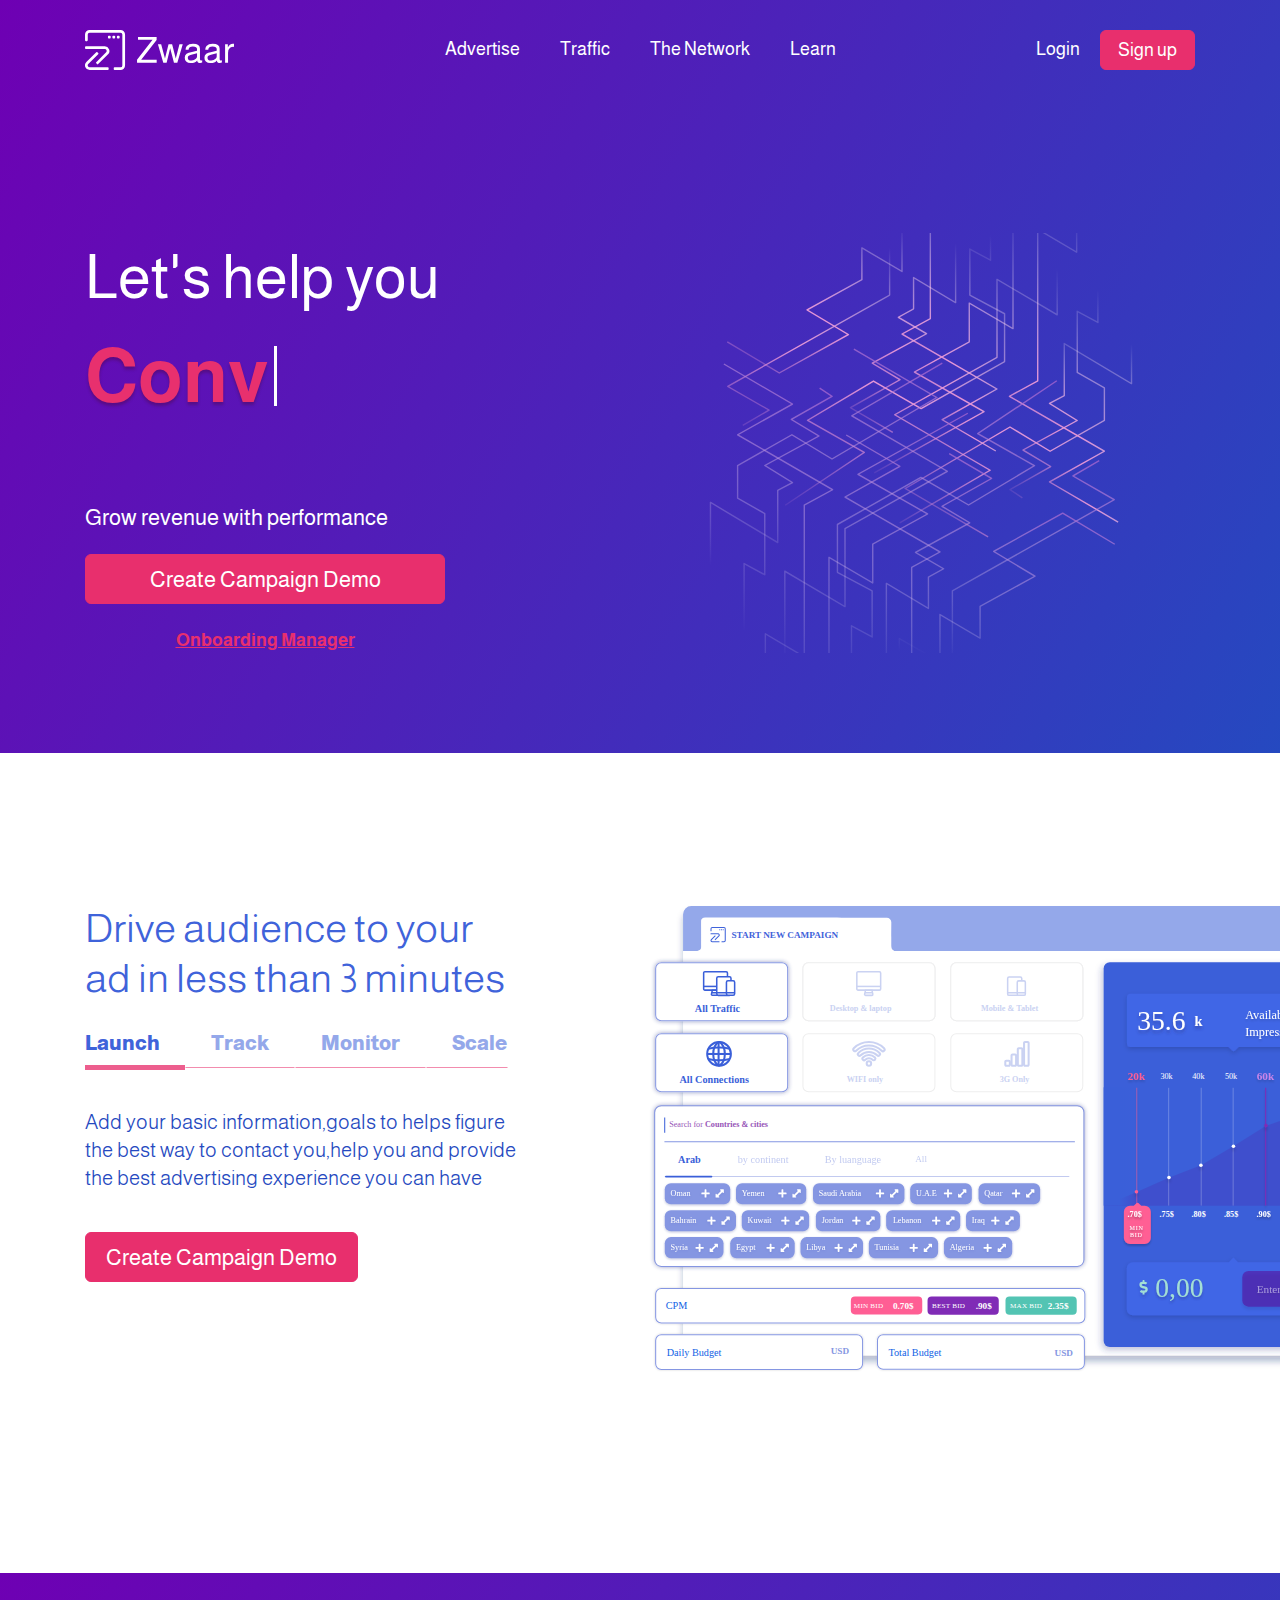
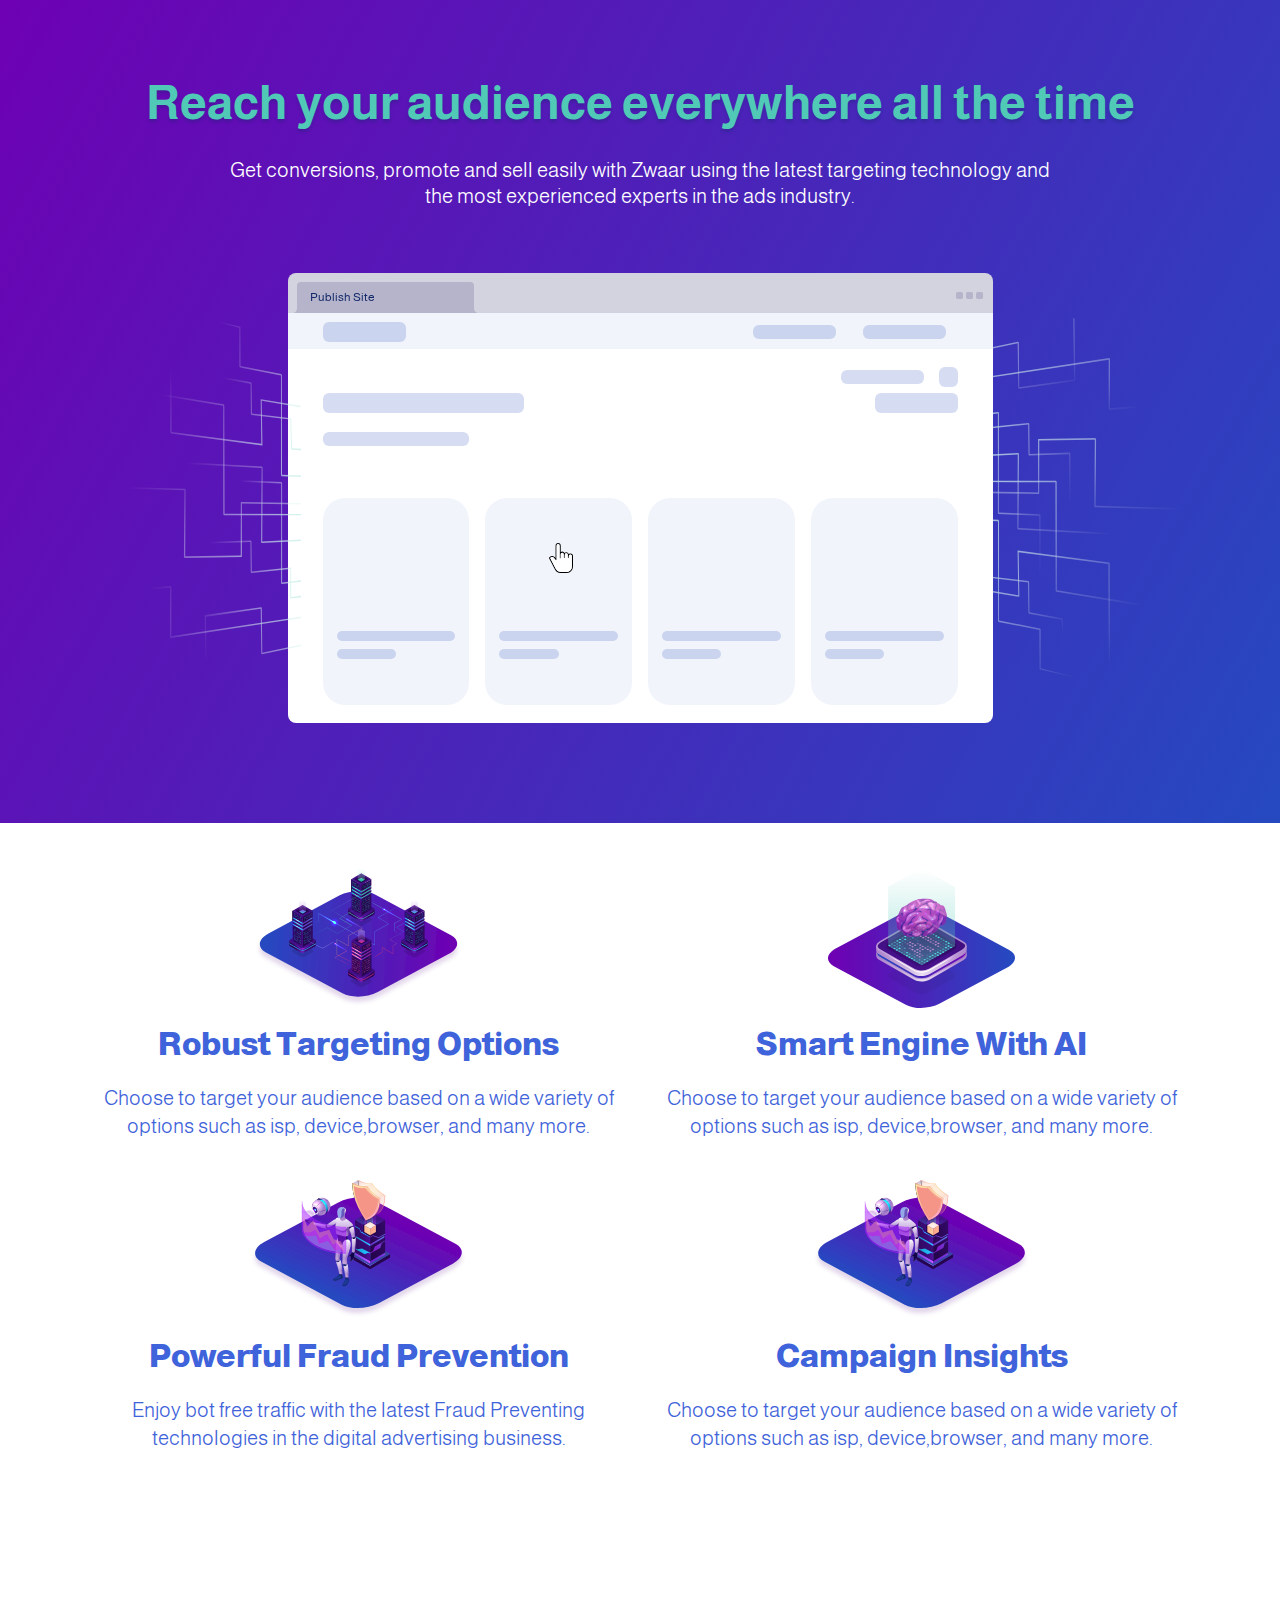
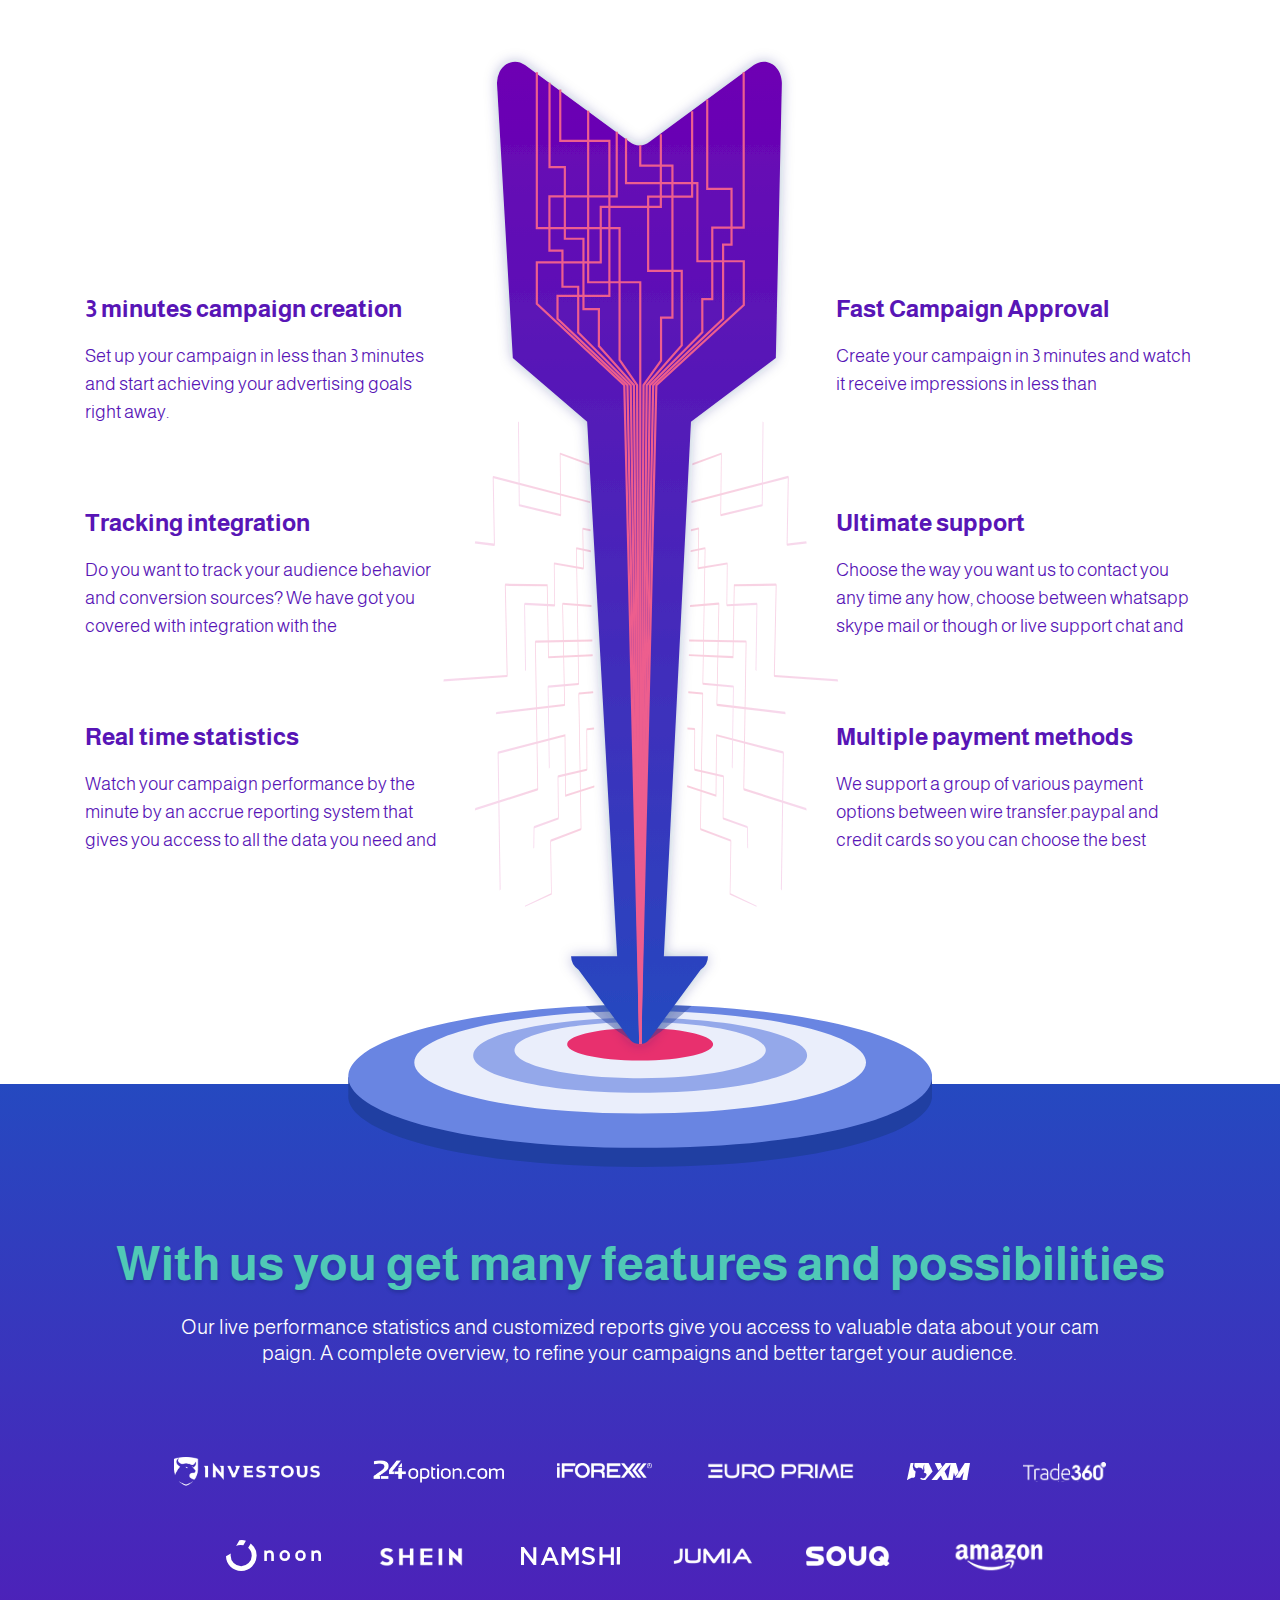
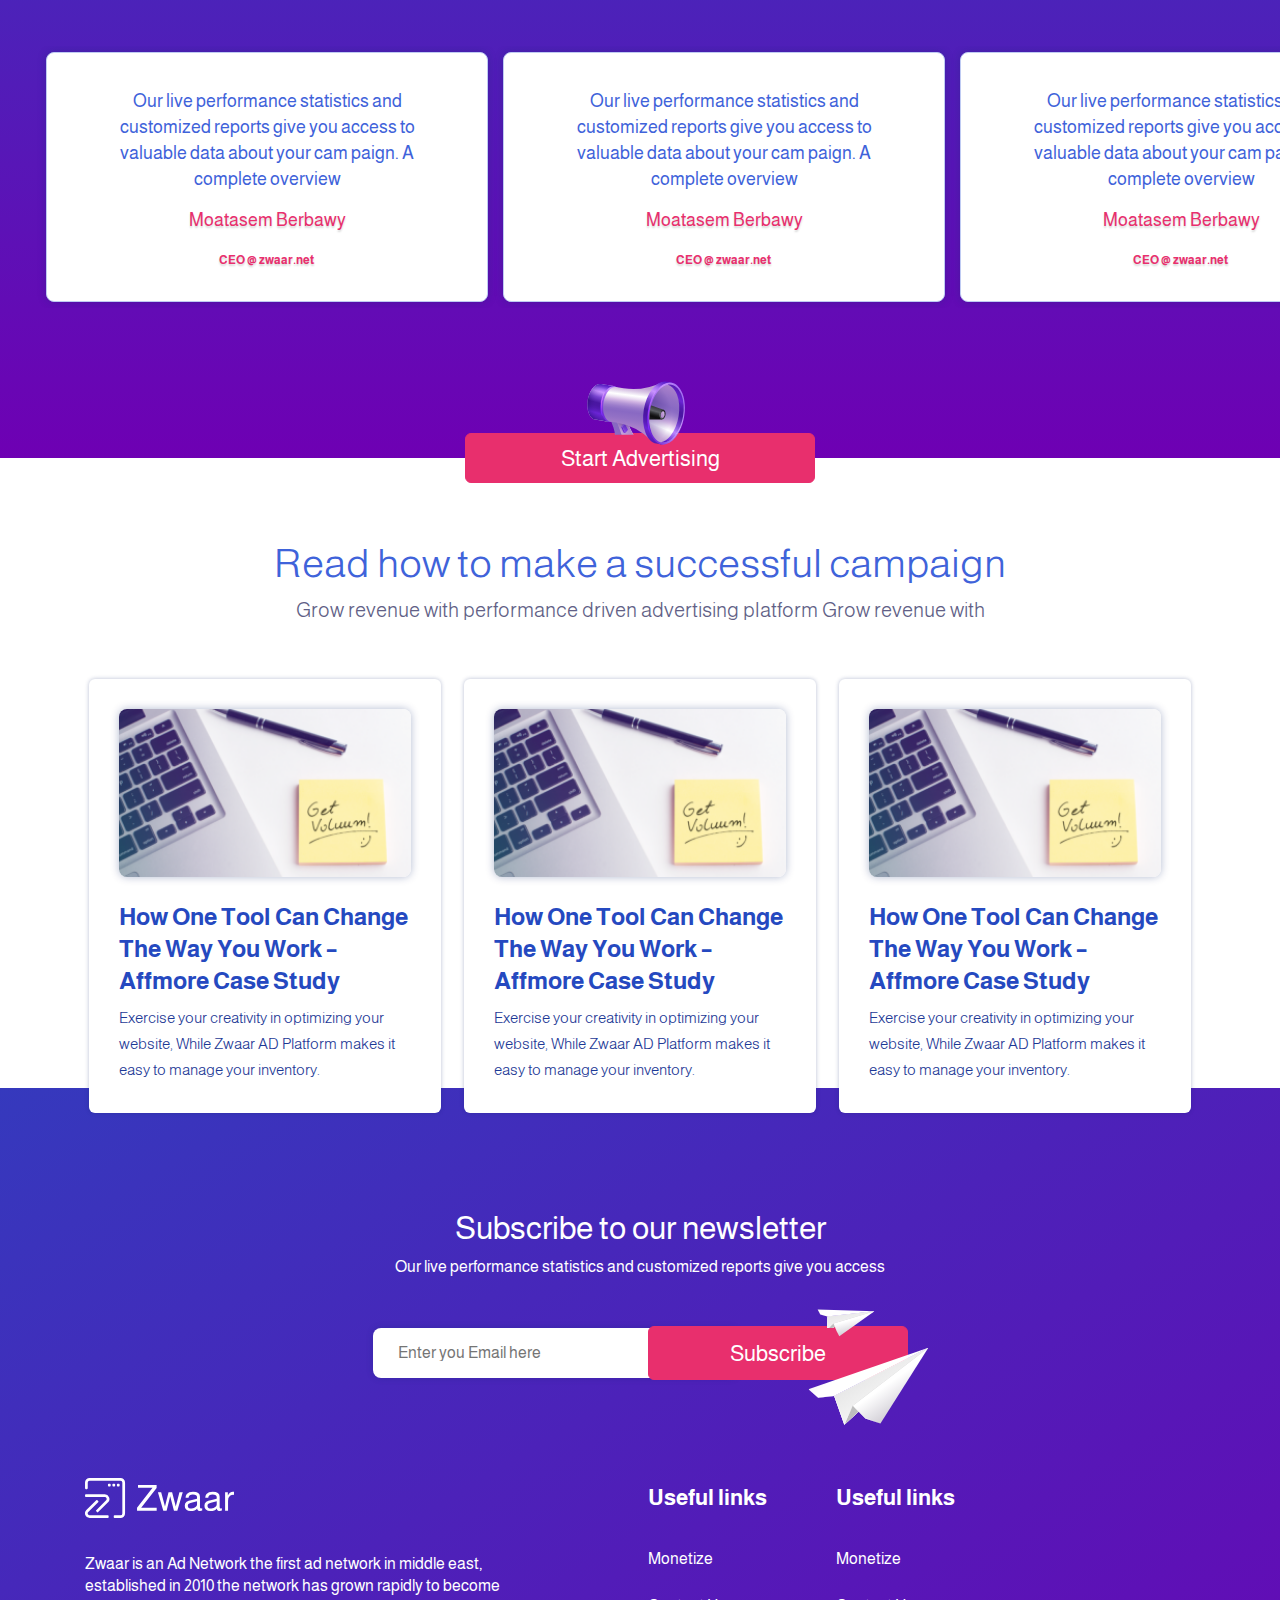
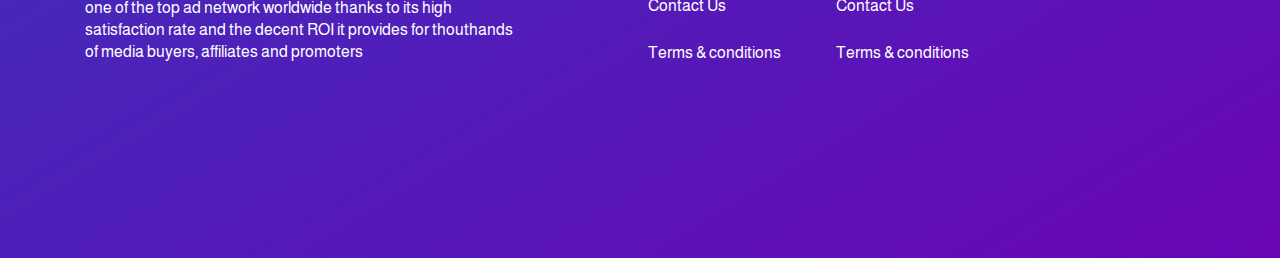
<file: advertise-self-serving.html>
<!DOCTYPE html>
<html lang="en" dir="ltr">

<head>
  <meta name="viewport" content="width=device-width, initial-scale=1, shrink-to-fit=no">
  <meta charset="utf-8">

  <link rel="stylesheet" href="https://stackpath.bootstrapcdn.com/bootstrap/4.4.1/css/bootstrap.min.css" integrity="sha384-Vkoo8x4CGsO3+Hhxv8T/Q5PaXtkKtu6ug5TOeNV6gBiFeWPGFN9MuhOf23Q9Ifjh" crossorigin="anonymous">
  <link rel="stylesheet" href="https://use.fontawesome.com/releases/v5.15.2/css/all.css" integrity="sha384-vSIIfh2YWi9wW0r9iZe7RJPrKwp6bG+s9QZMoITbCckVJqGCCRhc+ccxNcdpHuYu" crossorigin="anonymous">
  <link rel="stylesheet" href="assets/css/style.css">
  <link rel="stylesheet" href="assets/css/responsive.css">
  <link rel="stylesheet" href="assets/css/style-rtl.css">
  <title>Zwaar</title>
</head>

<body>

  <header class="full-g overflow-hidden">


    <nav class="navbar navbar-expand-lg ">
      <div class="container">




        <div class="w-50  order-1 order-md-0">
          <a class="navbar-brand mx-auto" href="index.html"><img src="assets/images/logos/logo.svg" alt=""></a>
        </div>
        <button class="order-1  navbar-toggler" type="button" data-toggle="collapse" data-target=".dual-collapse2">
          <i class="fas fa-bars"></i>
        </button>

        <div class="navbar-collapse collapse mx-auto order-1 dual-collapse2 w-100">
          <ul class="navbar-nav mx-auto">
            <li class="nav-item active">
              <a class="nav-link" href="advertise-self-serving.html">Advertise</a>
            </li>
            <li class="nav-item">
              <a class="nav-link" href="advertise-smart-managed.html">Traffic</a>
            </li>
            <li class="nav-item">
              <a class="nav-link" href="monetize.html">The Network</a>
            </li>
            <li class="nav-item">
              <a class="nav-link" href="#">Learn</a>
            </li>
          </ul>

        </div>
        <div class="navbar-collapse collapse w-50 order-3 dual-collapse2">
          <ul class="navbar-nav ml-auto">
            <li class="nav-item">
              <a class="nav-link" href="#">Login</a>
            </li>
            <li class="nav-item red-btn">
              <a class="nav-link" href="#">Sign up</a>
            </li>
          </ul>
        </div>
      </div>
    </nav>
    <div class="container convert">
      <div class="row pt-150 pb-100">
        <div class="col-lg-6">
          <div class="">
            <h1>Let's help you</h1>
            <h2> <span
     class="txt-rotate"
     data-period="2000"
     data-rotate='[ "Convert", "Reach","للمساعدة" ]'></span></h2>
            <p class="h-22-w mb-3 pb-1">Grow revenue with performance </p>
            <button class="red-btn m-0 mb-4" type="button" name="button">Create Campaign Demo</button>
            <a class="red-a d-block text-center" href="#">Onboarding Manager</a>
          </div>

        </div>
        <div class="col-lg-6 img-side slide-imgs-animation">
          <img src="assets/images/banner-coins.svg" alt="">
          <img src="assets/images/banner-speaker.svg" alt="">
          <img src="assets/images/banner-earn.svg" alt="">
          <!-- <img src="assets/images/banner-convert.svg" alt=""> -->
        </div>
      </div>
    </div>
  </header>


  <main class="drive-audience pt-150 pb-0">
    <div class="container">
      <div class="row">
        <div class="col-lg-6">


          <div class="drive-audience-tab">
            <h1 class="h-40-b-100 mb-3">Drive audience to your ad in less than 3 minutes</h1>
            <!-- Nav tabs -->
            <ul class="nav nav-tabs">
              <li class="nav-item">
                <a class="nav-link active" data-toggle="tab" href="#launch" onclick="updateImg('launch-img')">Launch</a>
              </li>
              <li class="nav-item">
                <a class="nav-link" data-toggle="tab" href="#track" onclick="updateImg('track-img')">Track</a>
              </li>
              <li class="nav-item">
                <a class="nav-link" data-toggle="tab" href="#monitor" onclick="updateImg('monitor-img')">Monitor</a>
              </li>
              <li class="nav-item">
                <a class="nav-link" data-toggle="tab" href="#scale" onclick="updateImg('scale-img')">Scale</a>
              </li>
            </ul>

            <!-- Tab panes -->
            <div class="tab-content">
              <div id="launch" class="container tab-pane active">
                <p>Add your basic information,goals to helps figure the best way to contact you,help you and provide the best advertising experience you can have </p>
                <button class="red-btn m-0" type="button" name="button">Create Campaign Demo</button>
              </div>
              <div id="track" class="container tab-pane fade">
                <p>Add your basic information,goals to helps figure the best way to contact you,help you and provide the best advertising experience you can have </p>
                <button class="red-btn m-0" type="button" name="button">Create Demo</button>
              </div>
              <div id="monitor" class="container tab-pane fade">
                <p>Add your basic information,goals to helps figure the best way to contact you,help you and provide the best advertising experience you can have </p>
                <button class="red-btn m-0" type="button" name="button">Topup Demo</button>
              </div>
              <div id="scale" class="container tab-pane fade">
                <p>Add your basic information,goals to helps figure the best way to contact you,help you and provide the best advertising experience you can have </p>
                <button class="red-btn m-0" type="button" name="button">Monitor Demo</button>
              </div>
            </div>
          </div>
        </div>
        <div class="col-lg-6 img-side">
          <img id="launch-img" class="active" src="assets/images/banner-drive-audience-1.svg" alt="">
          <img id="track-img" src="assets/images/banner-drive-audience-2.svg" alt="">
          <img id="monitor-img" src="assets/images/banner-drive-audience-3.svg" alt="">
          <img id="scale-img" src="assets/images/banner-drive-audience-4.svg" alt="">
        </div>
      </div>
    </div>
  </main>





  <main class="pop-under  mt-200  pt-100 pb-100">

    <div class="container mb-5">
      <div class="popunder-title-m row text-center">
        <div class="col-12">
          <h1 class="mb-4">Reach your audience everywhere all the time </h1>
        </div>
        <div class="col-md-9 mx-auto">
          <p>Get conversions, promote and sell easily with Zwaar using the latest targeting technology and the most experienced experts in the ads industry.
          </p>
        </div>
      </div>
    </div>
    <div class="container p-container">




      <div class="" id="scrolling-div">


      <div class="tab-header">
        <div class="row">
          <div class="col-10">
            <div class="tab tab1">
              <span></span>
              <h1>Publish Site</h1>
            </div>
            <div class="tab tab2">
              <span></span>
              <h1>YOUR SITE</h1>
            </div>
          </div>
          <div class="col-2">
            <div class="dots">
              <span></span>
              <span></span>
              <span></span>
            </div>
          </div>
        </div>



      </div>
      <div class="content page1" >

        <div class="content-header">
          <div class="row">
            <div class="col-lg-6">
              <div class="item">

              </div>
            </div>
            <div class="col-lg-6 text-right">
              <div class="item s"> </div>
              <div class="item s"> </div>
              <div class="item s"> </div>
              <div class="item t"> </div>
            </div>
          </div>
        </div>
        <div class="body">

          <div class="">
            <div class="row">
              <div class="col-lg-4">
                <div class="item w-100"> </div>
              </div>
              <div class="col-lg-8 text-right">
                <div class="item"> </div>
              </div>
            </div>
            <div class="row text-left">
              <div class="col-lg-3">
                <div class="item s m-0 w-100"> </div>
              </div>
            </div>
            <div class="list">
              <div class="row">
                <div class="col-lg-3 col-md-4 col-sm-6 col-12">
                  <div class="s-item">
                    <div class="item m w-100 my-2 d-block"> </div>
                    <div class="item m w-50 my-2 d-block"> </div>
                    <i class="fas fa-heart"></i>
                    <i class="fas fa-share-alt"></i>

                  </div>
                </div>

                <div class="col-lg-3 col-md-4 col-sm-6 col-12">
                  <div class="s-item">
                    <div class="item m w-100 my-2 d-block">   </div>
                    <div class="item m w-50 my-2 d-block"> </div>
                    <i class="fas fa-heart"></i>
                    <i class="fas fa-share-alt"></i>

                  </div>
                </div>

                <div class="col-lg-3 col-md-4 col-sm-6 col-12">
                  <div class="s-item"  id="at-w-576">
                    <div class="item m w-100 my-2 d-block"> </div>
                    <div class="item m w-50 my-2 d-block">   </div>
                    <i class="fas fa-heart"></i>
                    <i class="fas fa-share-alt"></i>

                  </div>
                </div>

                <div class="col-lg-3 col-md-4 col-sm-6 col-12">
                  <div class="s-item">
                    <div class="item m w-100 my-2 d-block"> </div>
                    <div class="item m w-50 my-2 d-block">   </div>
                    <i class="fas fa-heart"></i>
                    <i class="fas fa-share-alt"></i>

                  </div>
                </div>

                <div class="col-lg-3 col-md-4 col-sm-6 col-12">
                  <div class="s-item"  >
                    <div class="item m w-100 my-2 d-block"> </div>
                    <div class="item m w-50 my-2 d-block"> </div>
                    <i class="fas fa-heart"></i>
                    <i class="fas fa-share-alt"></i>

                  </div>
                </div>

                <div class="col-lg-3 col-md-4 col-sm-6 col-12">
                  <div class="s-item" id="at-w-767">
                    <div class="item m w-100 my-2 d-block">   </div>
                    <div class="item m w-50 my-2 d-block">   </div>
                    <i class="fas fa-heart"></i>
                    <i class="fas fa-share-alt"></i>

                  </div>
                </div>

                <div class="col-lg-3 col-md-4 col-sm-6 col-12">
                  <div class="s-item">
                    <div class="item m w-100 my-2 d-block">   </div>
                    <div class="item m w-50 my-2 d-block"> </div>
                    <i class="fas fa-heart"></i>
                    <i class="fas fa-share-alt"></i>

                  </div>
                </div>

                <div class="col-lg-3 col-md-4 col-sm-6 col-12">
                  <div class="s-item" id="at-w-991">
                    <div class="item m w-100 my-2 d-block">   </div>
                    <div class="item m w-50 my-2 d-block">   </div>
                    <i class="fas fa-heart"></i>
                    <i class="fas fa-share-alt"></i>

                  </div>
                </div>

                <div class="col-lg-3 col-md-4 col-sm-6 col-12">
                  <div class="s-item">
                    <div class="item m w-100 my-2 d-block"> </div>
                    <div class="item m w-50 my-2 d-block"> </div>
                    <i class="fas fa-heart"></i>
                    <i class="fas fa-share-alt"></i>

                  </div>
                </div>

                <div class="col-lg-3 col-md-4 col-sm-6 col-12">
                  <div class="s-item">
                    <div class="item m w-100 my-2 d-block"> </div>
                    <div class="item m w-50 my-2 d-block"> </div>
                    <i class="fas fa-heart"></i>
                    <i class="fas fa-share-alt"></i>

                  </div>
                </div>

                <div class="col-lg-3 col-md-4 col-sm-6 col-12">
                  <div class="s-item" id="scroll-here">
                    <div class="item m w-100 my-2 d-block"> </div>
                    <div class="item m w-50 my-2 d-block">   </div>
                    <i class="fas fa-heart"></i>
                    <i class="fas fa-share-alt"></i>
                  </div>
                </div>

                <div class="col-lg-3 col-md-4 col-sm-6 col-12">
                  <div class="s-item">
                    <div class="item m w-100 my-2 d-block"> </div>
                    <div class="item m w-50 my-2 d-block"> </div>
                    <i class="fas fa-heart"></i>
                    <i class="fas fa-share-alt"></i>
                  </div>
                </div>

              </div>
            </div>
          </div>
        </div>
      </div>
      <div class="content page2">
        <div class="row">
          <div class="col menu-side d-none d-sm-block">
            <div class="">
              <div class="item "></div>
              <div class="item m"></div>
              <div class="item m"></div>
              <div class="item m"></div>
              <div class="item m"></div>
              <div class="item m"></div>
              <div class="item m"></div>
              <div class="item m"></div>
            </div>
          </div>
          <div class="col other-side">
            <div class="">
              <div class="row">
                <div class="col-md-6">
                  <div class="mx-auto">
                    <div class="s-item m-0">
                      <i class="fas fa-shopping-cart"></i>
                    </div>
                    <div class="d-flex justify-content-between w-100">
                      <div class="s-item s"></div>
                      <div class="s-item s"></div>
                      <div class="s-item s"></div>
                      <div class="s-item s"></div>
                    </div>
                  </div>
                </div>
                <div class="col-md-6">
                  <div class="mx-auto">
                    <div class="item s w-100 m-0"></div>
                    <div class="item s w-50 mb-5"></div>
                    <div class="item n w-100 "></div>
                    <div class="item n w-100 "></div>
                    <div class="item n w-100"></div>
                    <div class="item n w-75 "></div>
                    <div class="item o "></div>
                    <div class="item o "></div>
                    <div class="item o "></div>

                    <div class="item cart ">
                      <div class=""> </div>
                      <i class="fas fa-shopping-cart"></i>
                    </div>
                  </div>
                </div>
              </div>
            </div>
          </div>
        </div>
      </div>
      <div id="reload-btn">
        <i class="fas fa-redo-alt"></i>
      </div>

      </div>
      <div class="cursor">
        <img class="" src="assets/images/icons/cursor.svg" alt="">
      </div>
      <div id="demo-btn" class="w-100 text-center">
        <button class="red-btn" type="button" name="button">Create Campaign Demo</button>
      </div>

    </div>
  </main>



  <main class="">
    <div class="container">
      <div class="row">
        <div class="col-lg-6 features-list-items text-center mb-4">
          <div class="">
            <img class="mb-3" src="assets/images/features-robust.svg" alt="Robust">

            <h1 class="">Robust Targeting Options</h1>
            <p>Choose to target your audience based on a wide variety of options such as isp, device,browser, and many more.</p>
          </div>
        </div>
        <div class="col-lg-6 features-list-items text-center mb-4">
          <div class="">
            <img class="mb-3" src="assets/images/features-smart-engine.svg" alt="Robust">

            <h1>Smart Engine With AI</h1>
            <p>Choose to target your audience based on a wide variety of options such as isp, device,browser, and many more.</p>
          </div>
        </div>
        <div class="col-lg-6 features-list-items text-center mb-4">
          <div class="">
            <img class="mb-3" src="assets/images/features-insights.svg" alt="Robust">

            <h1>Powerful Fraud Prevention</h1>
            <p>Enjoy bot free traffic with the latest Fraud Preventing technologies in the digital advertising business.</p>
          </div>
        </div>
        <div class="col-lg-6 features-list-items text-center mb-4">
          <div class="">
            <img class="mb-3" src="assets/images/features-insights.svg" alt="Robust">

            <h1>Campaign Insights </h1>
            <p>Choose to target your audience based on a wide variety of options such as isp, device,browser, and many more.</p>
          </div>
        </div>
      </div>
    </div>
  </main>







  <main class="features-2">
    <img class="arrow-down" src="assets/images/arrow-down.svg" alt="image">
    <div class="arrow-down-2">
      <img class="" src="assets/images/arrow-down-2.svg" alt="image">
    </div>

    <div class="container">
      <div class="row">
        <div class="col-lg-4 col-9">
          <div class="featuers-items-2">
            <h1 class="mb-3">3 minutes campaign creation
            </h1>
            <p>Set up your campaign in less than 3 minutes and start achieving your advertising goals right away.
            </p>
          </div>
          <div class="featuers-items-2">
            <h1 class="mb-3">Tracking integration</h1>
            <p>Do you want to track your audience behavior and conversion sources? We have got you covered with integration with the </p>
          </div>
          <div class="featuers-items-2">
            <h1 class="mb-3">Real time statistics</h1>
            <p>Watch your campaign performance by the minute by an accrue reporting system that gives you access to all the data you need and any data available.
            </p>
          </div>
        </div>
        <div class="col-lg-4">

        </div>
        <div class="col-lg-4 col-9">
          <div class="featuers-items-2">
            <h1 class="mb-3">Fast Campaign Approval</h1>
            <p>Create your campaign in 3 minutes and watch it receive impressions in less than</p>
          </div>
          <div class="featuers-items-2">
            <h1 class="mb-3">Ultimate support</h1>
            <p>Choose the way you want us to contact you any time any how, choose between whatsapp skype mail or though or live support chat and tickets system.
            </p>
          </div>
          <div class="featuers-items-2">
            <h1 class="mb-3">Multiple payment methods </h1>
            <p>We support a group of various payment options between wire transfer.paypal and credit cards so you can choose the best methods that suits you or your business.
            </p>
          </div>
        </div>
      </div>
    </div>
  </main>

  <main class="features full-g-tb pt-150 mt-0 ">
    <div class="container">
      <div class="row text-center">
        <div class="col-12">
          <h1>With us you get many features and possibilities</h1>
        </div>
        <div class="col-md-10 mx-auto">
          <p>Our live performance statistics and customized reports give you access to valuable data about your cam paign. A complete overview, to refine your campaigns and better target your audience.</p>
        </div>
        <div class="col-md-11 sponsors text-center mx-auto my-5">
          <!-- <div class="images"> -->
          <img src="assets/images/logos/investous.svg" alt="Investous">
          <img src="assets/images/logos/24option.svg" alt="24option">
          <img src="assets/images/logos/iforex.svg" alt="iforex">
          <img src="assets/images/logos/euro-prime.svg" alt="euro-prime">
          <img src="assets/images/logos/nxm.svg" alt="nxm">
          <img src="assets/images/logos/trade360.svg" alt="trade360">
          <!-- </div>
<div class="images"> -->
          <img src="assets/images/logos/noon.svg" alt="noon">
          <img src="assets/images/logos/shein.svg" alt="shein">
          <img src="assets/images/logos/namshi.svg" alt="namshi">
          <img src="assets/images/logos/jumia.svg" alt="jumia">
          <img src="assets/images/logos/souq.svg" alt="souq">
          <img src="assets/images/logos/amazon.svg" alt="amazon">
          <!-- </div> -->

        </div>
      </div>
    </div>


    <div class="carousel-list text-center pb-150">
      <div class="list text-left  scroll-items">
        <div class="carousel-item-m ">
          <div class="">
            <p>Our live performance statistics and customized reports give you access to valuable data about your cam paign. A complete overview</p>
            <h1>Moatasem Berbawy</h1>
            <h2>CEO @ zwaar.net</h2>
          </div>
        </div>
        <div class="carousel-item-m ">
          <div class="">
            <p>Our live performance statistics and customized reports give you access to valuable data about your cam paign. A complete overview</p>
            <h1>Moatasem Berbawy</h1>
            <h2>CEO @ zwaar.net</h2>
          </div>
        </div>
        <div class="carousel-item-m ">
          <div class="">
            <p>Our live performance statistics and customized reports give you access to valuable data about your cam paign. A complete overview</p>
            <h1>Moatasem Berbawy</h1>
            <h2>CEO @ zwaar.net</h2>
          </div>
        </div>
        <div class="carousel-item-m ">
          <div class="">
            <p>Our live performance statistics and customized reports give you access to valuable data about your cam paign. A complete overview</p>
            <h1>Moatasem Berbawy</h1>
            <h2>CEO @ zwaar.net</h2>
          </div>
        </div>
        <div class="carousel-item-m ">
          <div class="">
            <p>Our live performance statistics and customized reports give you access to valuable data about your cam paign. A complete overview</p>
            <h1>Moatasem Berbawy</h1>
            <h2>CEO @ zwaar.net</h2>
          </div>
        </div>
        <div class="carousel-item-m ">
          <div class="">
            <p>Our live performance statistics and customized reports give you access to valuable data about your cam paign. A complete overview</p>
            <h1>Moatasem Berbawy</h1>
            <h2>CEO @ zwaar.net</h2>
          </div>
        </div>
        <div class="carousel-item-m ">
          <div class="">
            <p>Our live performance statistics and customized reports give you access to valuable data about your cam paign. A complete overview</p>
            <h1>Moatasem Berbawy</h1>
            <h2>CEO @ zwaar.net</h2>
          </div>
        </div>
      </div>

    </div>

    <div class="fl-btn m-0">
      <img src="assets/images/advertise.svg" alt="">
      <button class="red-btn text-center" type="button" name="button">Start Advertising</button>
    </div>


  </main>



  <main class="successful-campaign text-center">
    <div class="container">
      <h1 class="h-40-b-100">Read how to make a successful campaign</h1>
      <p class="h-20-w">Grow revenue with performance driven advertising platform Grow revenue with</p>
      <div class="row">
        <div class="col-lg-4">
          <div class="item text-left">
            <div class="img mb-3">
              <img src="assets/images/image.png" alt="">
            </div>
            <h1 class="pt-2">How One Tool Can Change The Way You Work – Affmore Case Study</h1>
            <p class="mb-0">Exercise your creativity in optimizing your website, While Zwaar AD Platform makes it easy to manage your inventory.</p>
          </div>
        </div>
        <div class="col-lg-4">
          <div class="item text-left ">
            <div class="img mb-3">
              <img src="assets/images/image.png" alt="">
            </div>
            <h1 class="pt-2">How One Tool Can Change The Way You Work – Affmore Case Study</h1>
            <p class="mb-0">Exercise your creativity in optimizing your website, While Zwaar AD Platform makes it easy to manage your inventory.</p>
          </div>
        </div>
        <div class="col-lg-4">
          <div class="item text-left">
            <div class="img mb-3">
              <img src="assets/images/image.png" alt="">
            </div>
            <h1 class="pt-2">How One Tool Can Change The Way You Work – Affmore Case Study</h1>
            <p class="mb-0">Exercise your creativity in optimizing your website, While Zwaar AD Platform makes it easy to manage your inventory.</p>
          </div>
        </div>
      </div>

    </div>
  </main>


  <footer>
    <div class="container newsletter-form">
      <div class="row text-center">
        <div class="col-lg-8 mx-auto">
          <h1>Subscribe to our newsletter</h1>
          <p>Our live performance statistics and customized reports give you access </p>
          <form class="d-block mx-auto my-5" action="index.html" method="post">
            <input type="text" name="" value="" placeholder="Enter you Email here">
            <div class="plane-btn">
              <div class="">
                <button class="red-btn" type="button" name="button">Subscribe</button>
                <img class="plane-b" src="assets/images/plane-b.svg" alt="">
                <img class="plane-s" src="assets/images/plane-s.svg" alt="">

              </div>
            </div>

          </form>
        </div>
      </div>
    </div>
    <div class="container bottom-footer">


      <div class="row">
        <div class="col-lg-6 col-md-12">
          <img src="assets/images/logos/logo.svg" alt="logo">
          <p class="">
            Zwaar is an Ad Network the first ad network in middle east, established in 2010 the network has grown rapidly to become one of the top ad network worldwide thanks to its high satisfaction rate and the decent ROI it provides for thouthands
            of media buyers, affiliates and promoters
          </p>
          <ul class="social-links">
            <li> <a href="#"><i class="fab fa-linkedin"></i></a> </li>
            <li> <a href="#"><i class="fab fa-facebook-square"></i></a> </li>
            <li> <a href="#"><i class="fab fa-twitter-square"></i></a> </li>
          </ul>
        </div>
        <div class="col-lg-2 col-6">
          <ul class="links">
            <h2>Useful links</h2>
            <li> <a href="#">
                <p>Monetize</p>
              </a> </li>
            <li> <a href="#">
                <p>Contact Us</p>
              </a> </li>
            <li> <a href="#">
                <p>Terms & conditions</p>
              </a> </li>
          </ul>
        </div>
        <div class="col-lg-2 col-6">
          <ul class="links">
            <h2>Useful links</h2>
            <li> <a href="#">
                <p>Monetize</p>
              </a> </li>
            <li> <a href="#">
                <p>Contact Us</p>
              </a> </li>
            <li> <a href="#">
                <p>Terms & conditions</p>
              </a> </li>
          </ul>
        </div>
      </div>

    </div>

  </footer>

  <!-- <script src="https://code.jquery.com/jquery-3.4.1.slim.min.js" integrity="sha384-J6qa4849blE2+poT4WnyKhv5vZF5SrPo0iEjwBvKU7imGFAV0wwj1yYfoRSJoZ+n" crossorigin="anonymous"></script> -->
  <script src="https://code.jquery.com/jquery-3.1.1.min.js"></script>
  <script src="https://cdn.jsdelivr.net/npm/popper.js@1.16.0/dist/umd/popper.min.js" integrity="sha384-Q6E9RHvbIyZFJoft+2mJbHaEWldlvI9IOYy5n3zV9zzTtmI3UksdQRVvoxMfooAo" crossorigin="anonymous"></script>
  <script src="https://stackpath.bootstrapcdn.com/bootstrap/4.4.1/js/bootstrap.min.js" integrity="sha384-wfSDF2E50Y2D1uUdj0O3uMBJnjuUD4Ih7YwaYd1iqfktj0Uod8GCExl3Og8ifwB6" crossorigin="anonymous"></script>

  <script src="assets/js/script.js" type="text/javascript"></script>
  <script type="text/javascript">
  function updateImg(id){
  $("#launch-img").removeClass("active");
  $("#track-img").removeClass("active");
  $("#monitor-img").removeClass("active");
  $("#scale-img").removeClass("active");

    $("#"+id).addClass("active");
  }
  </script>
</body>

</html>
</file>
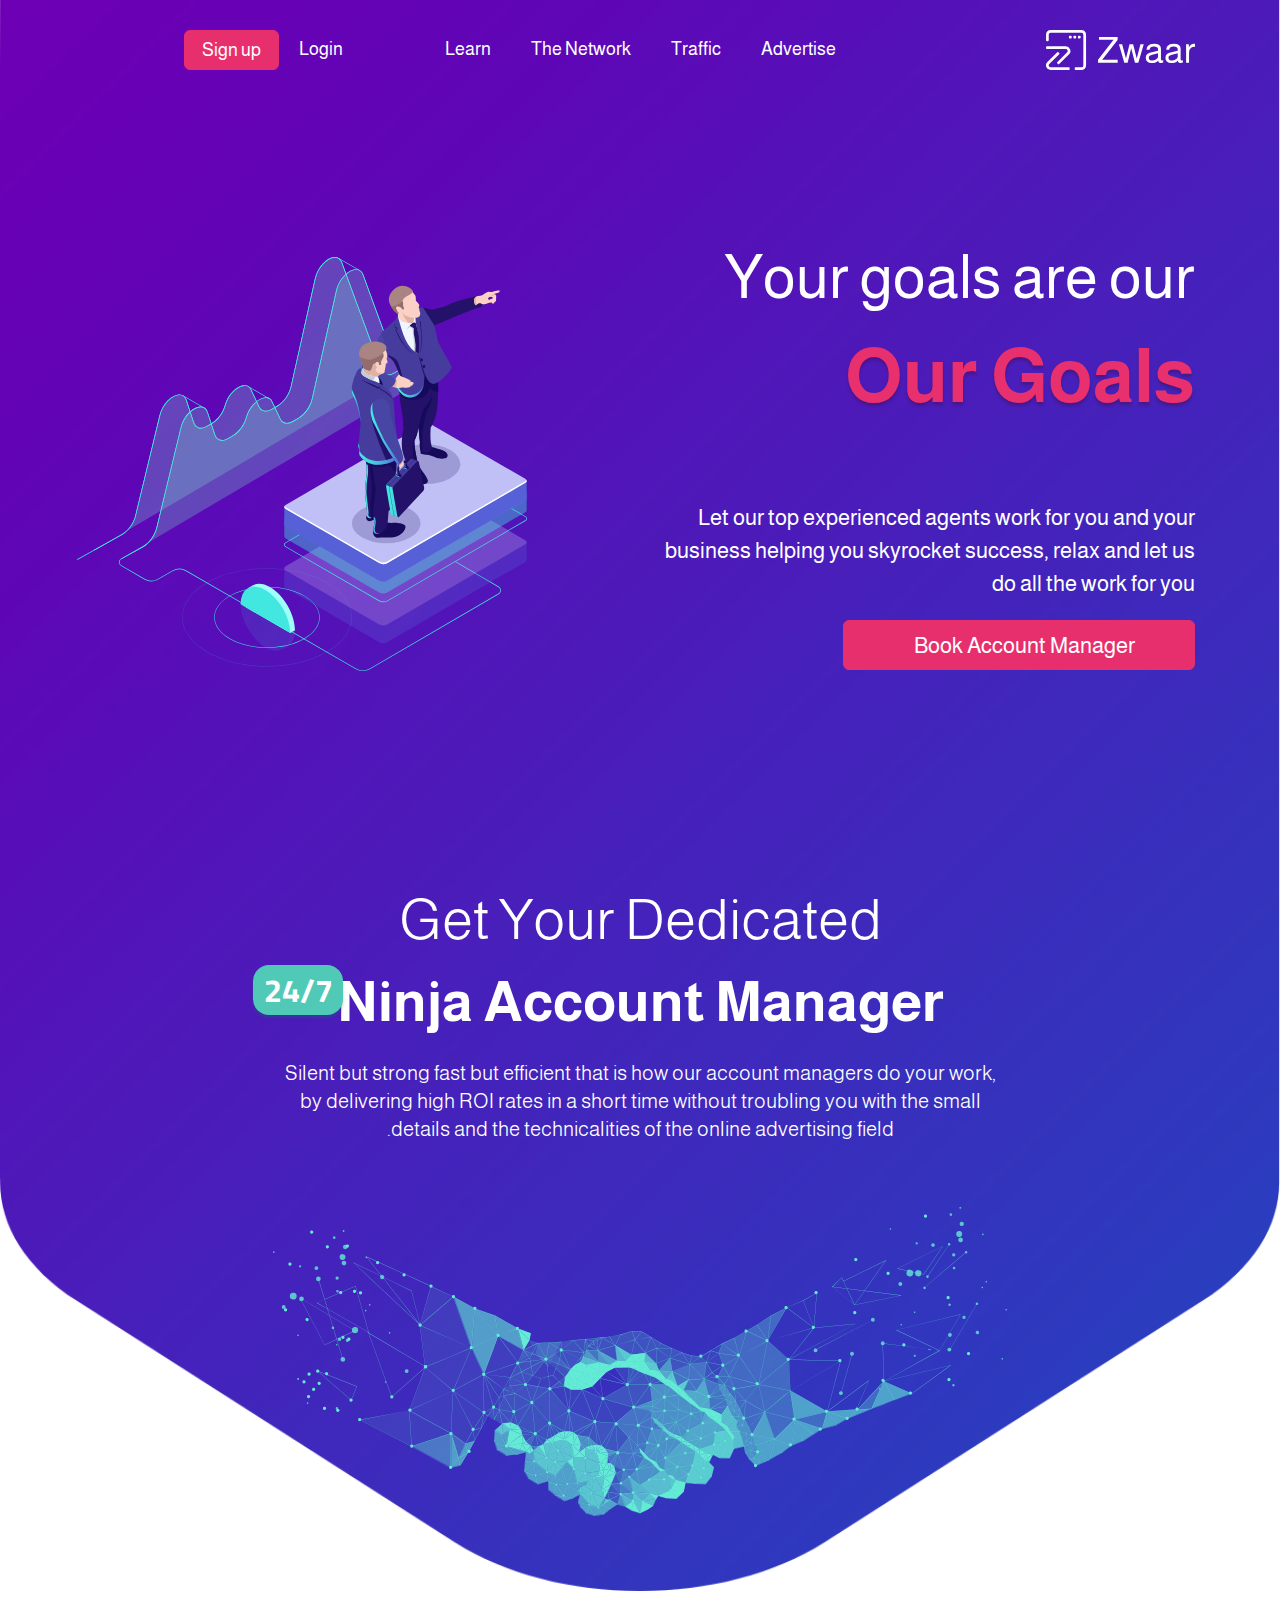
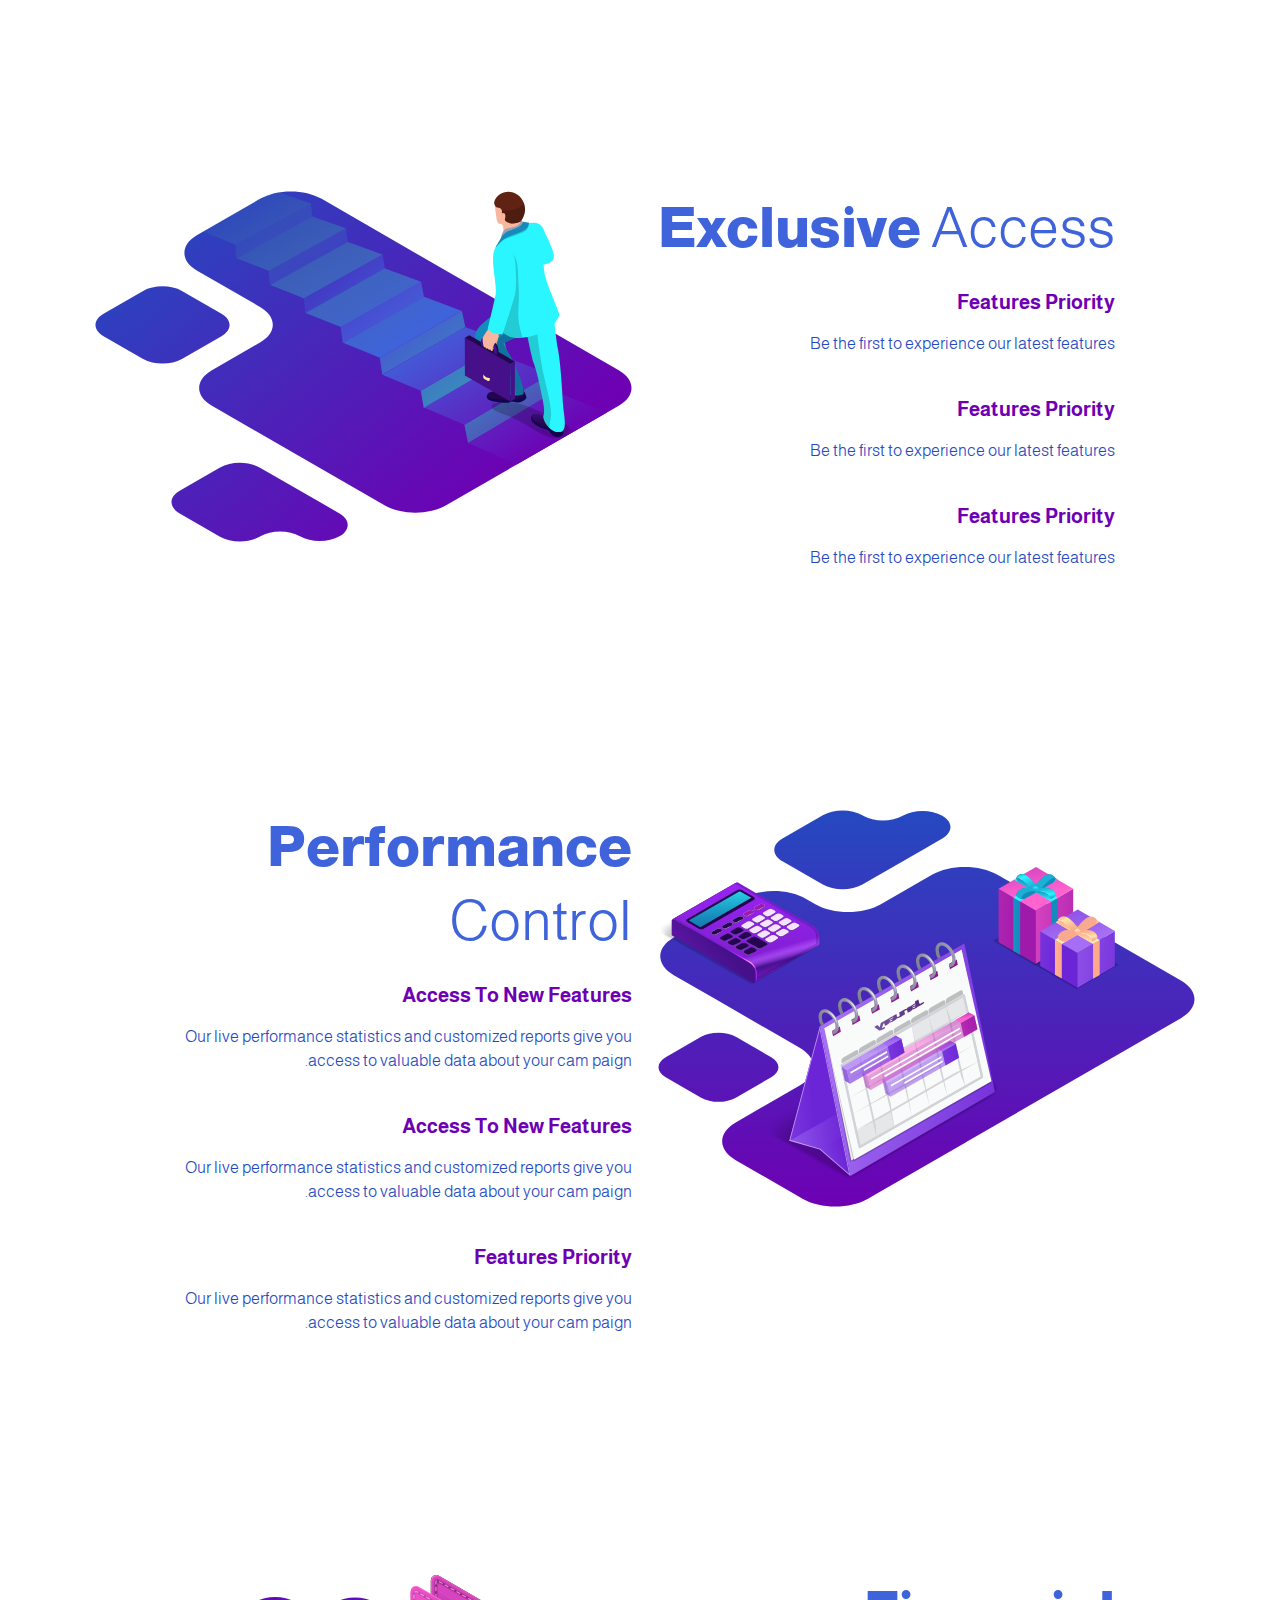
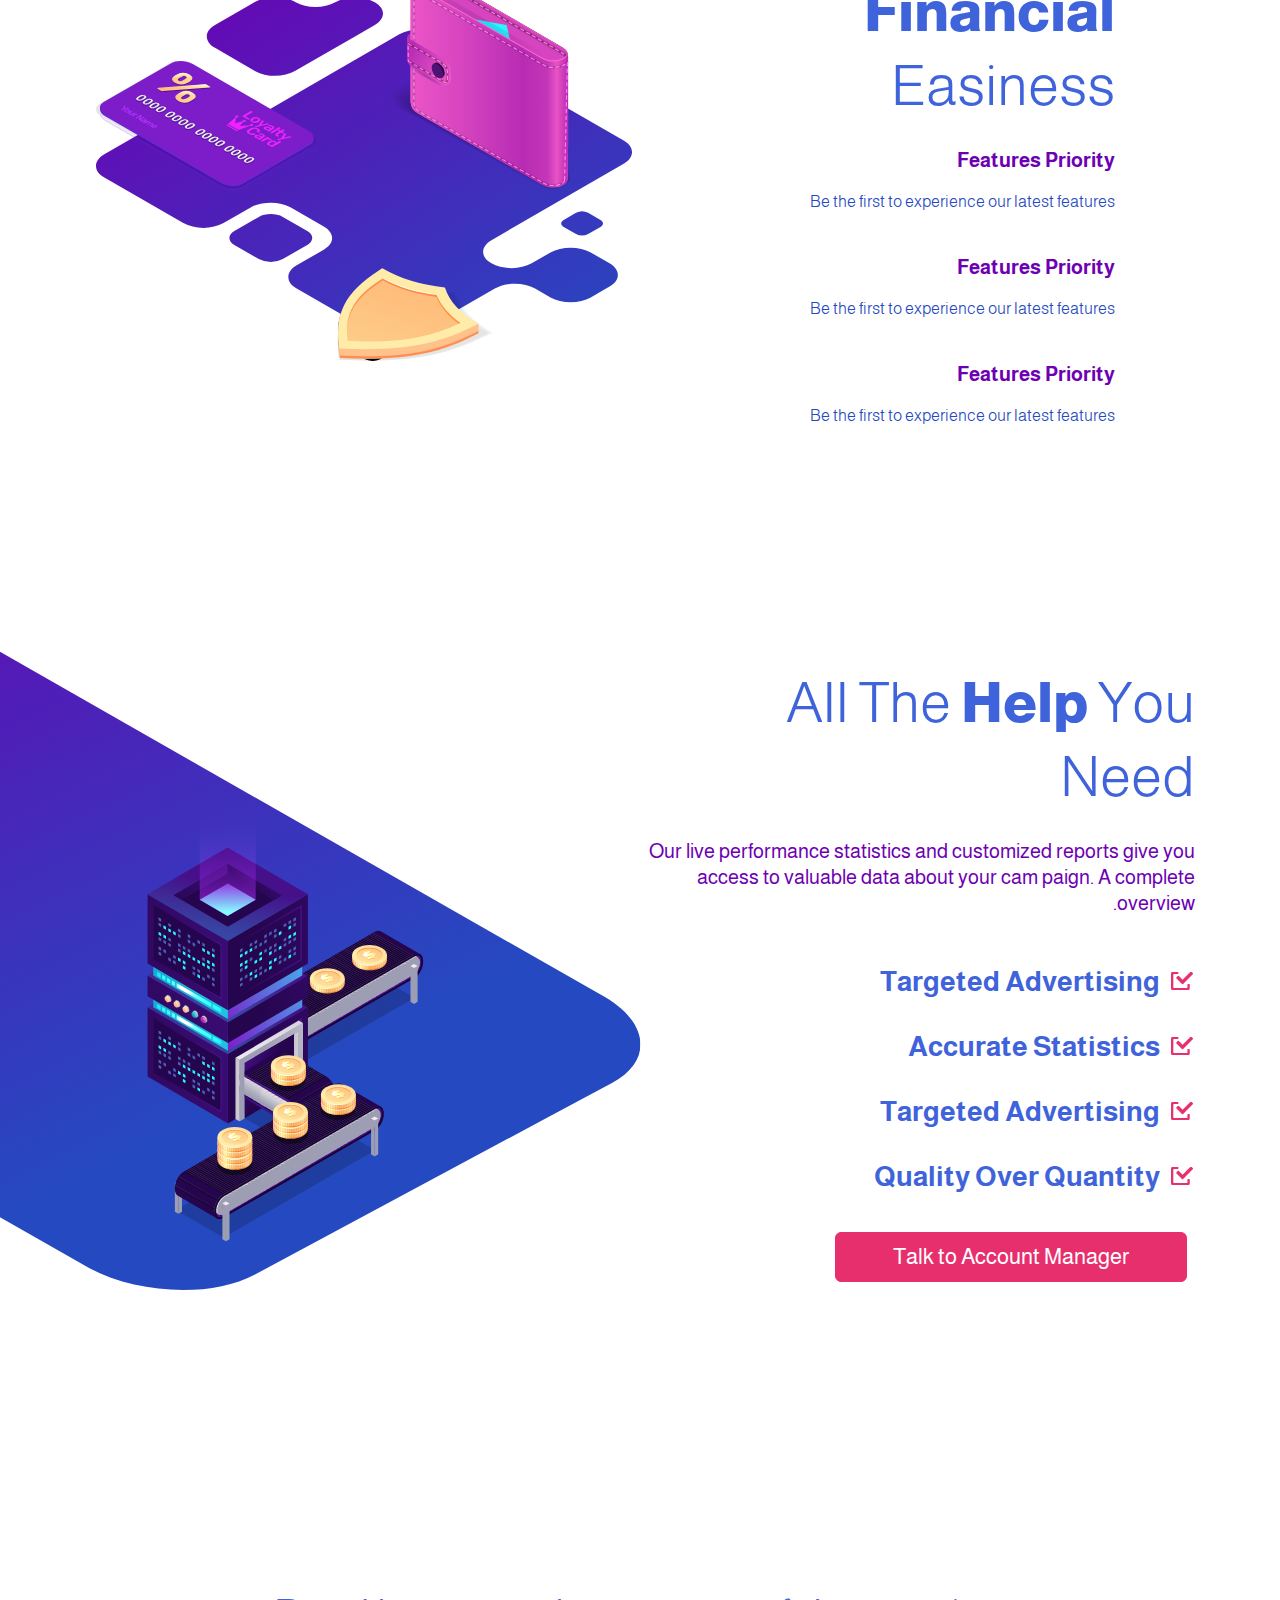
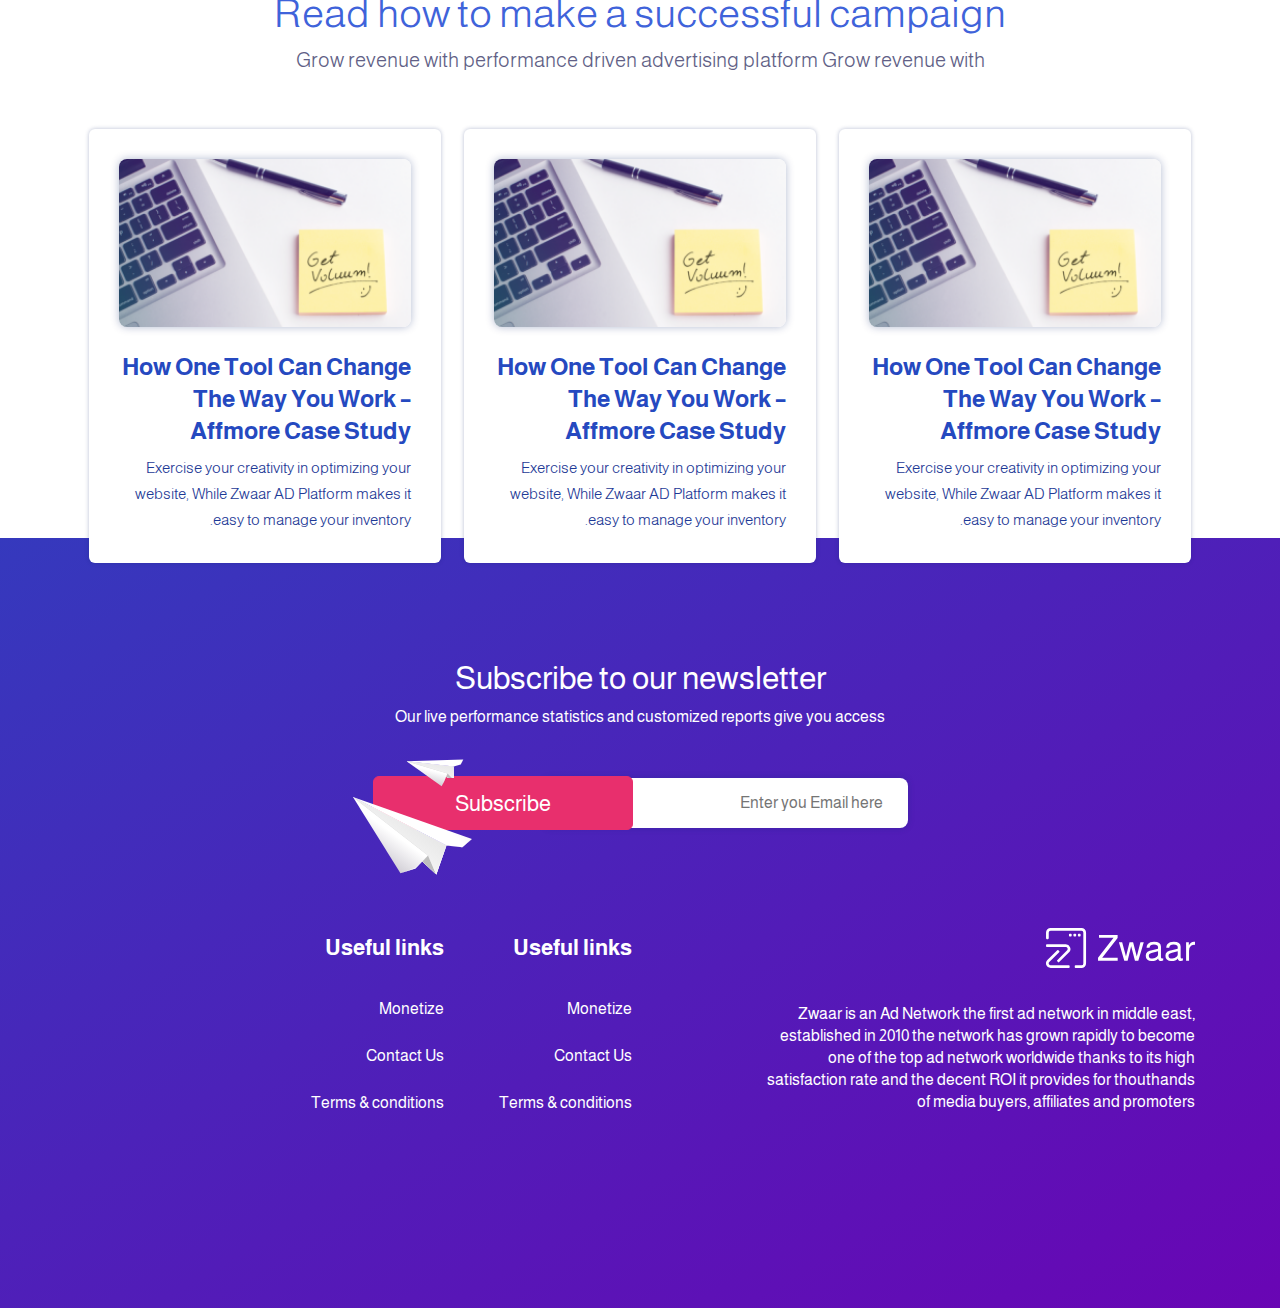
<file: advertise-smart-managed.html>
<!DOCTYPE html>
<html lang="en" dir="rtl">

<head>
  <meta name="viewport" content="width=device-width, initial-scale=1, shrink-to-fit=no">
  <meta charset="utf-8">

  <link rel="stylesheet" href="https://stackpath.bootstrapcdn.com/bootstrap/4.4.1/css/bootstrap.min.css" integrity="sha384-Vkoo8x4CGsO3+Hhxv8T/Q5PaXtkKtu6ug5TOeNV6gBiFeWPGFN9MuhOf23Q9Ifjh" crossorigin="anonymous">
  <link rel="stylesheet" href="https://use.fontawesome.com/releases/v5.15.2/css/all.css" integrity="sha384-vSIIfh2YWi9wW0r9iZe7RJPrKwp6bG+s9QZMoITbCckVJqGCCRhc+ccxNcdpHuYu" crossorigin="anonymous">
  <link rel="stylesheet" href="assets/css/style.css">
  <link rel="stylesheet" href="assets/css/responsive.css">
  <link rel="stylesheet" href="assets/css/style-rtl.css">
  <title>Zwaar</title>
</head>

<body>

  <header class="ful-g polygon-background-main advertise-smart-managed advertise-smart-manage-2">
    <div class="bottom-curve">
      <div class="">

      </div>
    </div>

    <nav class="navbar navbar-expand-lg ">
      <div class="container">




        <div class="w-50  order-1 order-md-0">
          <a class="navbar-brand mx-auto" href="index.html"><img src="assets/images/logos/logo.svg" alt=""></a>
        </div>
        <button class="order-1  navbar-toggler" type="button" data-toggle="collapse" data-target=".dual-collapse2">
          <i class="fas fa-bars"></i>
        </button>

        <div class="navbar-collapse collapse mx-auto order-1 dual-collapse2 w-100">
          <ul class="navbar-nav mx-auto">
            <li class="nav-item active">
              <a class="nav-link" href="advertise-self-serving.html">Advertise</a>
            </li>
            <li class="nav-item">
              <a class="nav-link" href="advertise-smart-managed.html">Traffic</a>
            </li>
            <li class="nav-item">
              <a class="nav-link" href="monetize.html">The Network</a>
            </li>
            <li class="nav-item">
              <a class="nav-link" href="#">Learn</a>
            </li>
          </ul>

        </div>
        <div class="navbar-collapse collapse w-50 order-3 dual-collapse2">
          <ul class="navbar-nav ml-auto">
            <li class="nav-item">
              <a class="nav-link" href="#">Login</a>
            </li>
            <li class="nav-item red-btn">
              <a class="nav-link" href="#">Sign up</a>
            </li>
          </ul>
        </div>
      </div>
    </nav>
    <div class="container convert goals">
      <div class="row pt-150 pb-100">
        <div class="col-lg-6">
          <div class="">
            <h1>Your goals are our</h1>
            <h2>Our Goals </h2>
            <p class="h-22-w mb-3 pb-1">Let our top experienced agents work for you and your business helping you skyrocket success, relax and let us do all the work for you </p>
            <button class="red-btn m-0 mb-4" type="button" name="button"><i class="far fa-calendar-check"></i> Book Account Manager</button>
            <!-- <a class="red-a d-block text-center" href="#">Onboarding Manager</a> -->
          </div>

        </div>
        <div class="col-lg-6 img-side">

          <!-- <img src="assets/images/banner-convert.svg" alt=""> -->
        </div>
      </div>
    </div>
    <main class="dedicated-m text-center">
      <div class="container">
        <div class="row">
          <div class="col-lg-8 mx-auto">
            <h1>Get Your Dedicated</h1>
            <h2>Ninja Account Manager <span>24/7</span> </h2>
            <p class="h-20-w ">Silent but strong fast but efficient that is how our account managers do your work, by delivering high ROI rates in a short time without troubling you with the small details and the technicalities of the online advertising field.
          </p>
            <img class="mt-5 w-100" src="assets/images/shaking-hands.svg" alt="shaking hands">
          </div>
        </div>

      </div>

    </main>
  </header>


<main class="features-3 mt-200">
  <div class="container">
    <div class="row  mb-200">
      <div class="col-lg-6">
        <div class="features-3-item">
          <h1 class="h-44-b-sp mb-4"><span>Exclusive </span>Access</h1>
          <div class="mb-4 pb-3">
            <h2 class="h-20-bl-700 mb-3" >Features Priority</h2>
            <p class="h-16-bl-100 m-0">Be the first to experience our latest features </p>
          </div>
          <div class="mb-4 pb-3">
            <h2 class="h-20-bl-700 mb-3" >Features Priority</h2>
            <p class="h-16-bl-100 m-0">Be the first to experience our latest features </p>
          </div>
          <div class="mb-4 pb-3">
            <h2 class="h-20-bl-700 mb-3" >Features Priority</h2>
            <p class="h-16-bl-100 m-0">Be the first to experience our latest features </p>
          </div>
        </div>

      </div>
      <div class="col-lg-6 img-side">
        <img src="assets/images/features-exclusive-access.svg" alt="exclusive access">
      </div>
    </div>
    <div class="row mt-200 mb-200">

      <div class="col-lg-6 order-lg-2">
        <div class="features-3-item">
          <h1 class="h-44-b-sp mb-4"><span>Performance  </span>Control</h1>
          <div class="mb-4 pb-3">
            <h2 class="h-20-bl-700 mb-3" >Access To New Features</h2>
            <p class="h-16-bl-100 m-0">Our live performance statistics and  customized reports give you access  to valuable data about your cam  paign. </p>
          </div>
          <div class="mb-4 pb-3">
            <h2 class="h-20-bl-700 mb-3" >Access To New Features</h2>
            <p class="h-16-bl-100 m-0">Our live performance statistics and  customized reports give you access  to valuable data about your cam  paign. </p>
          </div>
          <div class="mb-4 pb-3">
            <h2 class="h-20-bl-700 mb-3" >Features Priority</h2>
            <p class="h-16-bl-100 m-0">Our live performance statistics and  customized reports give you access  to valuable data about your cam  paign. </p>
          </div>
        </div>

      </div>
      <div class="col-lg-6 img-side order-lg-1">
        <img src="assets/images/features-performance-control.svg" alt="exclusive access">
      </div>
    </div>
    <div class="row mt-200 mb-200">
      <div class="col-lg-6 ">
        <div class="features-3-item">
          <h1 class="h-44-b-sp mb-4"><span>Financial  </span>Easiness</h1>
          <div class="mb-4 pb-3">
            <h2 class="h-20-bl-700 mb-3" >Features Priority</h2>
            <p class="h-16-bl-100 m-0">Be the first to experience our latest features </p>
          </div>
          <div class="mb-4 pb-3">
            <h2 class="h-20-bl-700 mb-3" >Features Priority</h2>
            <p class="h-16-bl-100 m-0">Be the first to experience our latest features </p>
          </div>
          <div class="mb-4 pb-3">
            <h2 class="h-20-bl-700 mb-3" >Features Priority</h2>
            <p class="h-16-bl-100 m-0">Be the first to experience our latest features </p>
          </div>
        </div>

      </div>
      <div class="col-lg-6 img-side">
        <img src="assets/images/features-financial-easiness.svg" alt="exclusive access">
      </div>
    </div>
  </div>
</main>



<main class="advertise help pt-150 pb-100">
    <div class="container">
      <div class="row">
        <div class="col-lg-6 my-5">
          <div class="advertise-item text-left bg-transparent border-0 shadow-none p-0">
            <h3 class="h-44-b-sp mb-4">All The <span>Help</span> You Need</h3>
            <p> Our live performance statistics and  customized reports give you access  to valuable data about your cam  paign. A complete overview.</p>
            <ul class="mt-5 ">
              <li>Targeted Advertising</li>
              <li>Accurate Statistics</li>
              <li>Targeted Advertising</li>
              <li>Quality Over Quantity</li>
            </ul>

              <button class="red-btn text-center" type="button" name="button">Talk to Account Manager</button>


            <!-- <a href="#" class=" text-center mx-auto d-block">more about advertising</a> -->
          </div>
        </div>
        <div class="col-lg-6 my-5 img-side">
          <img src="assets/images/background-help.svg" alt="">
        </div>
      </div>
    </div>
  </main>






  <main class="successful-campaign text-center mt-150">
    <div class="container">
      <h1 class="h-40-b-100">Read how to make a successful campaign</h1>
      <p class="h-20-w">Grow revenue with performance driven advertising platform Grow revenue with</p>
      <div class="row">
        <div class="col-lg-4">
          <div class="item text-left">
            <div class="img mb-3">
              <img src="assets/images/image.png" alt="">
            </div>
            <h1 class="pt-2">How One Tool Can Change The Way You Work – Affmore Case Study</h1>
            <p class="mb-0">Exercise your creativity in optimizing your website, While Zwaar AD Platform makes it easy to manage your inventory.</p>
          </div>
        </div>
        <div class="col-lg-4">
          <div class="item text-left ">
            <div class="img mb-3">
              <img src="assets/images/image.png" alt="">
            </div>
            <h1 class="pt-2">How One Tool Can Change The Way You Work – Affmore Case Study</h1>
            <p class="mb-0">Exercise your creativity in optimizing your website, While Zwaar AD Platform makes it easy to manage your inventory.</p>
          </div>
        </div>
        <div class="col-lg-4">
          <div class="item text-left">
            <div class="img mb-3">
              <img src="assets/images/image.png" alt="">
            </div>
            <h1 class="pt-2">How One Tool Can Change The Way You Work – Affmore Case Study</h1>
            <p class="mb-0">Exercise your creativity in optimizing your website, While Zwaar AD Platform makes it easy to manage your inventory.</p>
          </div>
        </div>
      </div>

    </div>
  </main>


  <footer>
    <div class="container newsletter-form">
      <div class="row text-center">
        <div class="col-lg-8 mx-auto">
          <h1>Subscribe to our newsletter</h1>
          <p>Our live performance statistics and customized reports give you access </p>
          <form class="d-block mx-auto my-5" action="index.html"  method="post">
            <input type="text" name="" value="" placeholder="Enter you Email here">
            <div class="plane-btn">
              <div class="">
                <button class="red-btn" type="button" name="button">Subscribe</button>
                <img class="plane-b" src="assets/images/plane-b.svg" alt="">
                <img class="plane-s" src="assets/images/plane-s.svg" alt="">
              </div>
            </div>

          </form>
        </div>
      </div>
      </div>
  <div class="container bottom-footer">


      <div class="row">
        <div class="col-lg-6 col-md-12">
          <img src="assets/images/logos/logo.svg" alt="logo">
          <p class="">
            Zwaar is an Ad Network the first ad network in middle east, established in 2010 the network has grown rapidly to become one of the top ad network worldwide thanks to its high satisfaction rate and the decent ROI it provides for thouthands of media buyers, affiliates and promoters
          </p>
          <ul class="social-links" >
            <li> <a href="#"><i class="fab fa-linkedin"></i></a> </li>
            <li> <a href="#"><i class="fab fa-facebook-square"></i></a> </li>
            <li> <a href="#"><i class="fab fa-twitter-square"></i></a> </li>
          </ul>
        </div>
        <div class="col-lg-2 col-6">
          <ul class="links">
            <h2>Useful links</h2>
            <li> <a href="#"> <p>Monetize</p> </a> </li>
            <li> <a href="#"> <p>Contact Us</p> </a> </li>
            <li> <a href="#"> <p>Terms & conditions</p> </a> </li>
          </ul>
        </div>
        <div class="col-lg-2 col-6">
          <ul class="links">
            <h2>Useful links</h2>
            <li> <a href="#"> <p>Monetize</p> </a> </li>
            <li> <a href="#"> <p>Contact Us</p> </a> </li>
            <li> <a href="#"> <p>Terms & conditions</p> </a> </li>
          </ul>
        </div>
      </div>

    </div>

  </footer>

  <script src="https://code.jquery.com/jquery-3.4.1.slim.min.js" integrity="sha384-J6qa4849blE2+poT4WnyKhv5vZF5SrPo0iEjwBvKU7imGFAV0wwj1yYfoRSJoZ+n" crossorigin="anonymous"></script>
  <script src="https://cdn.jsdelivr.net/npm/popper.js@1.16.0/dist/umd/popper.min.js" integrity="sha384-Q6E9RHvbIyZFJoft+2mJbHaEWldlvI9IOYy5n3zV9zzTtmI3UksdQRVvoxMfooAo" crossorigin="anonymous"></script>
  <script src="https://stackpath.bootstrapcdn.com/bootstrap/4.4.1/js/bootstrap.min.js" integrity="sha384-wfSDF2E50Y2D1uUdj0O3uMBJnjuUD4Ih7YwaYd1iqfktj0Uod8GCExl3Og8ifwB6" crossorigin="anonymous"></script>

  <script src="assets/js/script.js" type="text/javascript"></script>
</body>

</html>
</file>
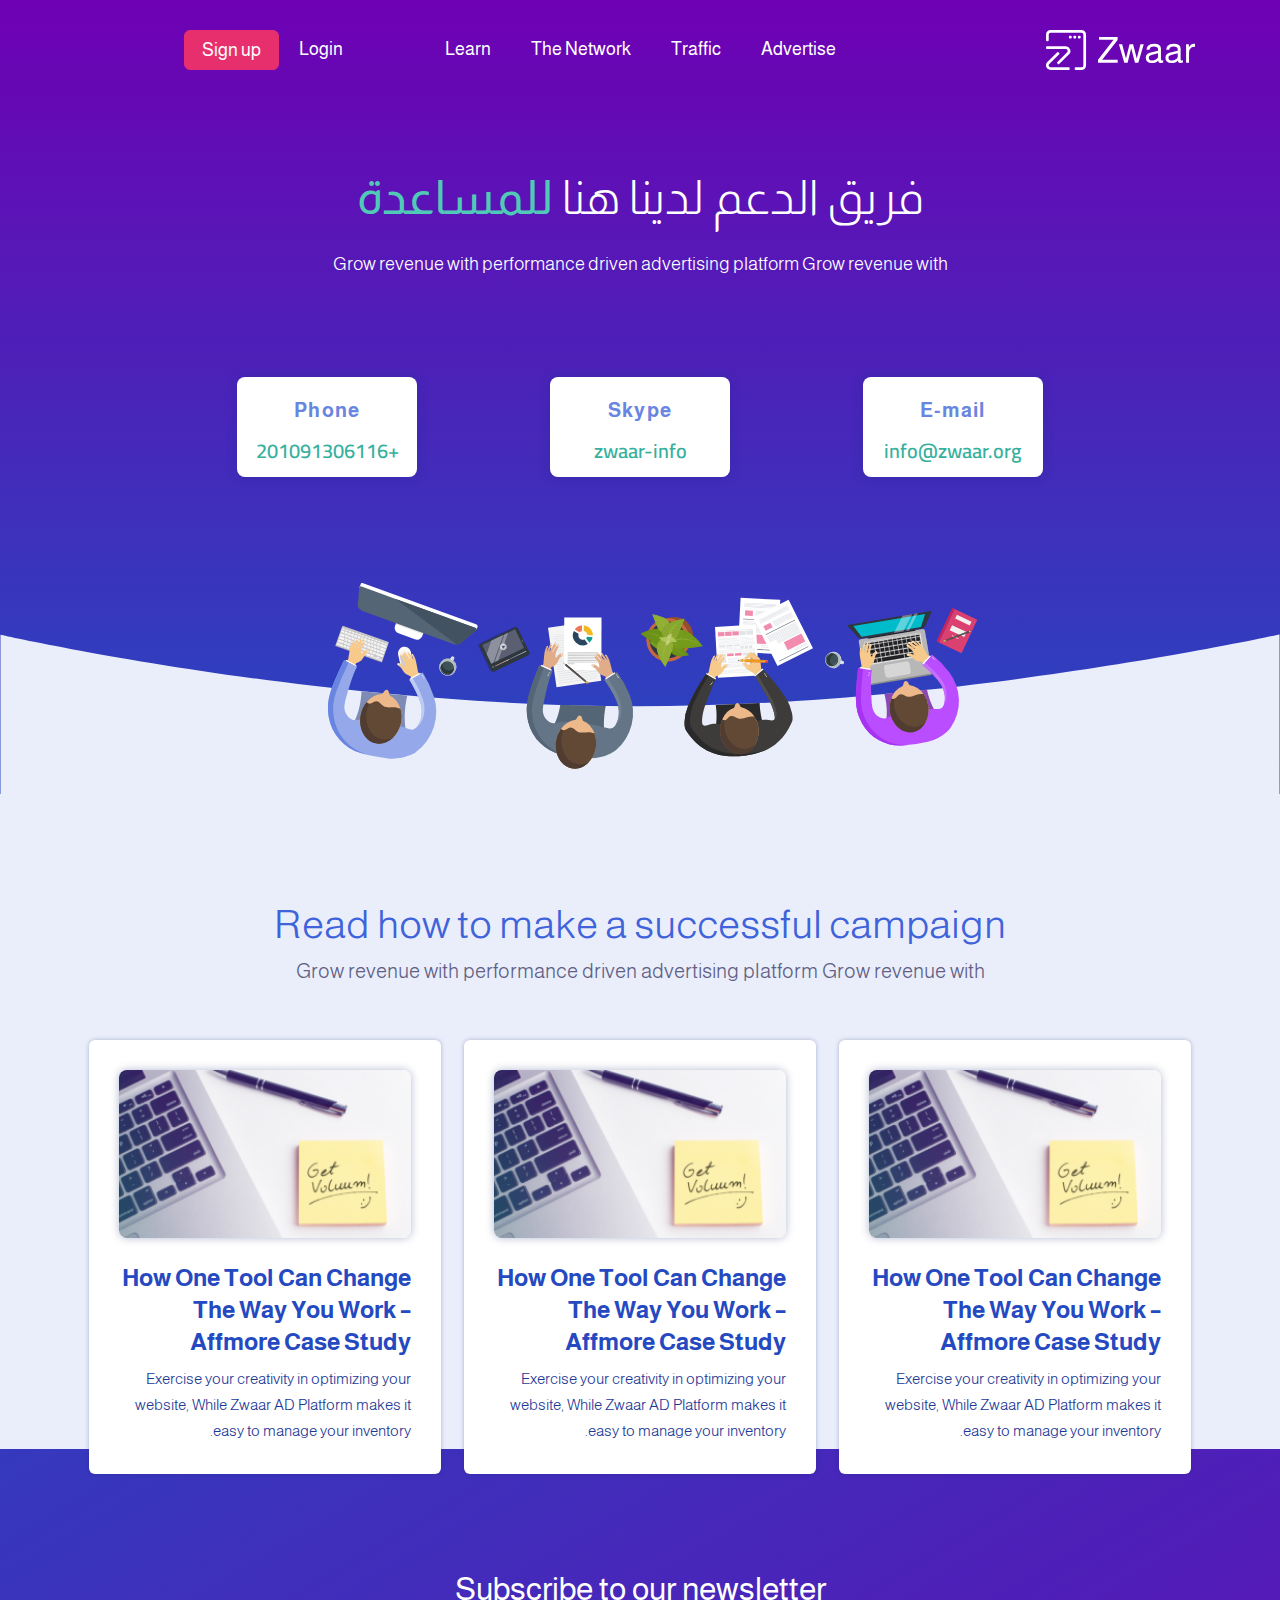
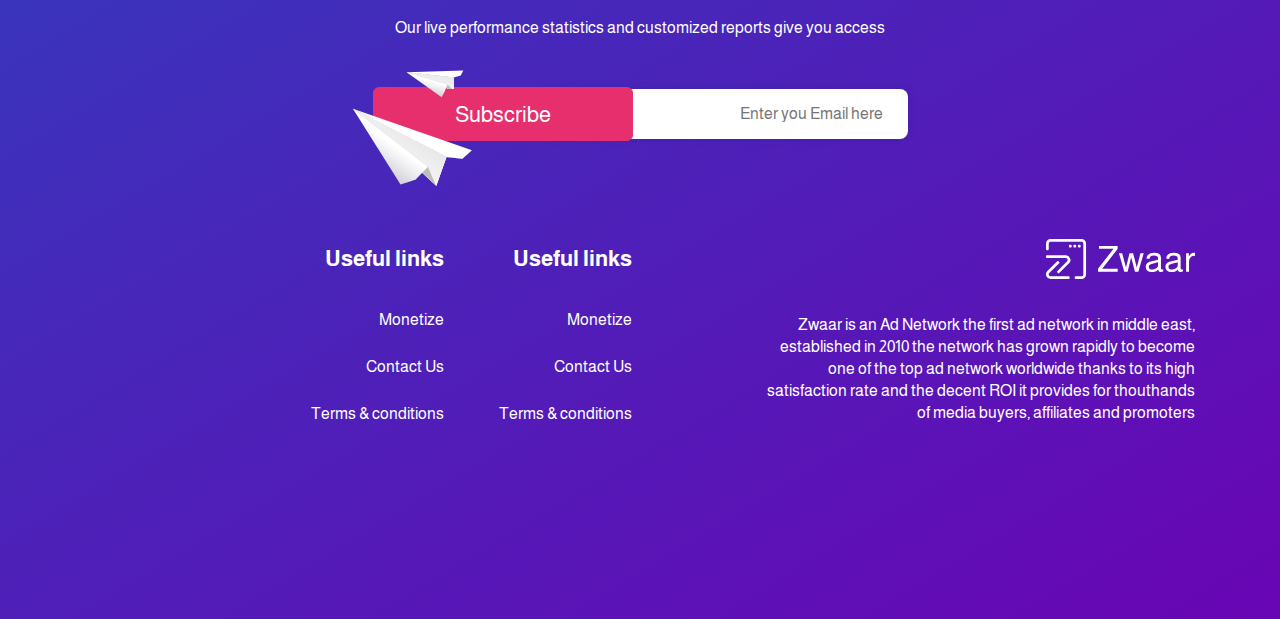
<file: contact.html>
<!DOCTYPE html>
<html lang="en" dir="rtl">

<head>
  <meta name="viewport" content="width=device-width, initial-scale=1, shrink-to-fit=no">
  <meta charset="utf-8">

  <link rel="stylesheet" href="https://stackpath.bootstrapcdn.com/bootstrap/4.4.1/css/bootstrap.min.css" integrity="sha384-Vkoo8x4CGsO3+Hhxv8T/Q5PaXtkKtu6ug5TOeNV6gBiFeWPGFN9MuhOf23Q9Ifjh" crossorigin="anonymous">
  <link rel="stylesheet" href="https://use.fontawesome.com/releases/v5.15.2/css/all.css" integrity="sha384-vSIIfh2YWi9wW0r9iZe7RJPrKwp6bG+s9QZMoITbCckVJqGCCRhc+ccxNcdpHuYu" crossorigin="anonymous">
  <link rel="stylesheet" href="assets/css/style.css">
  <link rel="stylesheet" href="assets/css/responsive.css">
  <link rel="stylesheet" href="assets/css/style-rtl.css">
  <title>Zwaar</title>
</head>

<body class="lb-bg">

  <header class=" contact-background overflow-hidden">


    <nav class="navbar navbar-expand-lg ">
      <div class="container">




        <div class="w-50  order-1 order-md-0">
          <a class="navbar-brand mx-auto" href="index.html"><img src="assets/images/logos/logo.svg" alt=""></a>
        </div>
        <button class="order-1  navbar-toggler" type="button" data-toggle="collapse" data-target=".dual-collapse2">
          <i class="fas fa-bars"></i>
        </button>

        <div class="navbar-collapse collapse mx-auto order-1 dual-collapse2 w-100">
          <ul class="navbar-nav mx-auto">
            <li class="nav-item active">
              <a class="nav-link" href="advertise-self-serving.html">Advertise</a>
            </li>
            <li class="nav-item">
              <a class="nav-link" href="advertise-smart-managed.html">Traffic</a>
            </li>
            <li class="nav-item">
              <a class="nav-link" href="monetize.html">The Network</a>
            </li>
            <li class="nav-item">
              <a class="nav-link" href="#">Learn</a>
            </li>
          </ul>

        </div>
        <div class="navbar-collapse collapse w-50 order-3 dual-collapse2">
          <ul class="navbar-nav ml-auto">
            <li class="nav-item">
              <a class="nav-link" href="#">Login</a>
            </li>
            <li class="nav-item red-btn">
              <a class="nav-link" href="#">Sign up</a>
            </li>
          </ul>
        </div>
      </div>
    </nav>
    <main class="contact-banner">
      <div class="container">
        <div class="row text-center">
          <div class="col-lg-10 mx-auto">
            <!-- <h2>Our support team is here to <span>HELP</span> </h2> -->
            <h2>   فريق الدعم لدينا هنا <span>للمساعدة </span></h2>
            <p>Grow revenue with performance driven advertising platform Grow revenue with</p>
            <div class="row text-center">
              <div class="col-md-4  mx-auto">
                <div class="contact-item">
                  <div class="row">
                    <div class="col-md-12 col-sm-5 col-5">
                      <h1>E-mail</h1>
                    </div>
                    <div class="col-md-12 col-sm-7 col-7">
                      <a href="mailto:info@zwaar.org">info@zwaar.org</a>
                    </div>
                  </div>
                </div>
              </div>
              <div class="col-md-4  mx-auto">
                <div class="contact-item">
                  <div class="row">
                    <div class="col-md-12 col-sm-5 col-5">
                      <h1>Skype</h1>
                    </div>
                    <div class="col-md-12 col-sm-7 col-7">
                      <a href="skype:zwaar-info?chat">zwaar-info</a>
                    </div>
                  </div>


                </div>
              </div>
              <div class="col-md-4 mx-auto">
                <div class="contact-item">
                  <div class="row">
                    <div class="col-md-12 col-sm-5 col-5">
                      <h1>Phone</h1>
                    </div>
                    <div class="col-md-12 col-sm-7 col-7">
                      <a href="tel:+201091306116">+201091306116</a>
                    </div>
                  </div>


                </div>
              </div>
            </div>
          </div>
        </div>

      </div>
    </main>
  </header>





  <main class="successful-campaign lb-bg  text-center pt-100">
    <div class="container">
      <h1 class="h-40-b-100">Read how to make a successful campaign</h1>
      <p class="h-20-w">Grow revenue with performance driven advertising platform Grow revenue with</p>
      <div class="row">
        <div class="col-lg-4">
          <div class="item text-left">
            <div class="img mb-3">
              <img src="assets/images/image.png" alt="">
            </div>
            <h1 class="pt-2">How One Tool Can Change The Way You Work – Affmore Case Study</h1>
            <p class="mb-0">Exercise your creativity in optimizing your website, While Zwaar AD Platform makes it easy to manage your inventory.</p>
          </div>
        </div>
        <div class="col-lg-4">
          <div class="item text-left ">
            <div class="img mb-3">
              <img src="assets/images/image.png" alt="">
            </div>
            <h1 class="pt-2">How One Tool Can Change The Way You Work – Affmore Case Study</h1>
            <p class="mb-0">Exercise your creativity in optimizing your website, While Zwaar AD Platform makes it easy to manage your inventory.</p>
          </div>
        </div>
        <div class="col-lg-4">
          <div class="item text-left">
            <div class="img mb-3">
              <img src="assets/images/image.png" alt="">
            </div>
            <h1 class="pt-2">How One Tool Can Change The Way You Work – Affmore Case Study</h1>
            <p class="mb-0">Exercise your creativity in optimizing your website, While Zwaar AD Platform makes it easy to manage your inventory.</p>
          </div>
        </div>
      </div>

    </div>
  </main>


  <footer>
    <div class="container newsletter-form">
      <div class="row text-center">
        <div class="col-lg-8 mx-auto">
          <h1>Subscribe to our newsletter</h1>
          <p>Our live performance statistics and customized reports give you access </p>
          <form class="d-block mx-auto my-5" action="index.html" method="post">
            <input type="text" name="" value="" placeholder="Enter you Email here">
            <div class="plane-btn">
              <div class="">
                <button class="red-btn" type="button" name="button">Subscribe</button>
                <img class="plane-b" src="assets/images/plane-b.svg" alt="">
                <img class="plane-s" src="assets/images/plane-s.svg" alt="">

              </div>
            </div>

          </form>
        </div>
      </div>
    </div>
    <div class="container bottom-footer">


      <div class="row">
        <div class="col-lg-6 col-md-12">
          <img src="assets/images/logos/logo.svg" alt="logo">
          <p class="">
            Zwaar is an Ad Network the first ad network in middle east, established in 2010 the network has grown rapidly to become one of the top ad network worldwide thanks to its high satisfaction rate and the decent ROI it provides for thouthands
            of media buyers, affiliates and promoters
          </p>
          <ul class="social-links">
            <li> <a href="#"><i class="fab fa-linkedin"></i></a> </li>
            <li> <a href="#"><i class="fab fa-facebook-square"></i></a> </li>
            <li> <a href="#"><i class="fab fa-twitter-square"></i></a> </li>
          </ul>
        </div>
        <div class="col-lg-2 col-6">
          <ul class="links">
            <h2>Useful links</h2>
            <li> <a href="#">
                <p>Monetize</p>
              </a> </li>
            <li> <a href="#">
                <p>Contact Us</p>
              </a> </li>
            <li> <a href="#">
                <p>Terms & conditions</p>
              </a> </li>
          </ul>
        </div>
        <div class="col-lg-2 col-6">
          <ul class="links">
            <h2>Useful links</h2>
            <li> <a href="#">
                <p>Monetize</p>
              </a> </li>
            <li> <a href="#">
                <p>Contact Us</p>
              </a> </li>
            <li> <a href="#">
                <p>Terms & conditions</p>
              </a> </li>
          </ul>
        </div>
      </div>

    </div>

  </footer>

  <script src="https://code.jquery.com/jquery-3.4.1.slim.min.js" integrity="sha384-J6qa4849blE2+poT4WnyKhv5vZF5SrPo0iEjwBvKU7imGFAV0wwj1yYfoRSJoZ+n" crossorigin="anonymous"></script>
  <script src="https://cdn.jsdelivr.net/npm/popper.js@1.16.0/dist/umd/popper.min.js" integrity="sha384-Q6E9RHvbIyZFJoft+2mJbHaEWldlvI9IOYy5n3zV9zzTtmI3UksdQRVvoxMfooAo" crossorigin="anonymous"></script>
  <script src="https://stackpath.bootstrapcdn.com/bootstrap/4.4.1/js/bootstrap.min.js" integrity="sha384-wfSDF2E50Y2D1uUdj0O3uMBJnjuUD4Ih7YwaYd1iqfktj0Uod8GCExl3Og8ifwB6" crossorigin="anonymous"></script>

  <script src="assets/js/script.js" type="text/javascript"></script>
</body>

</html>
</file>
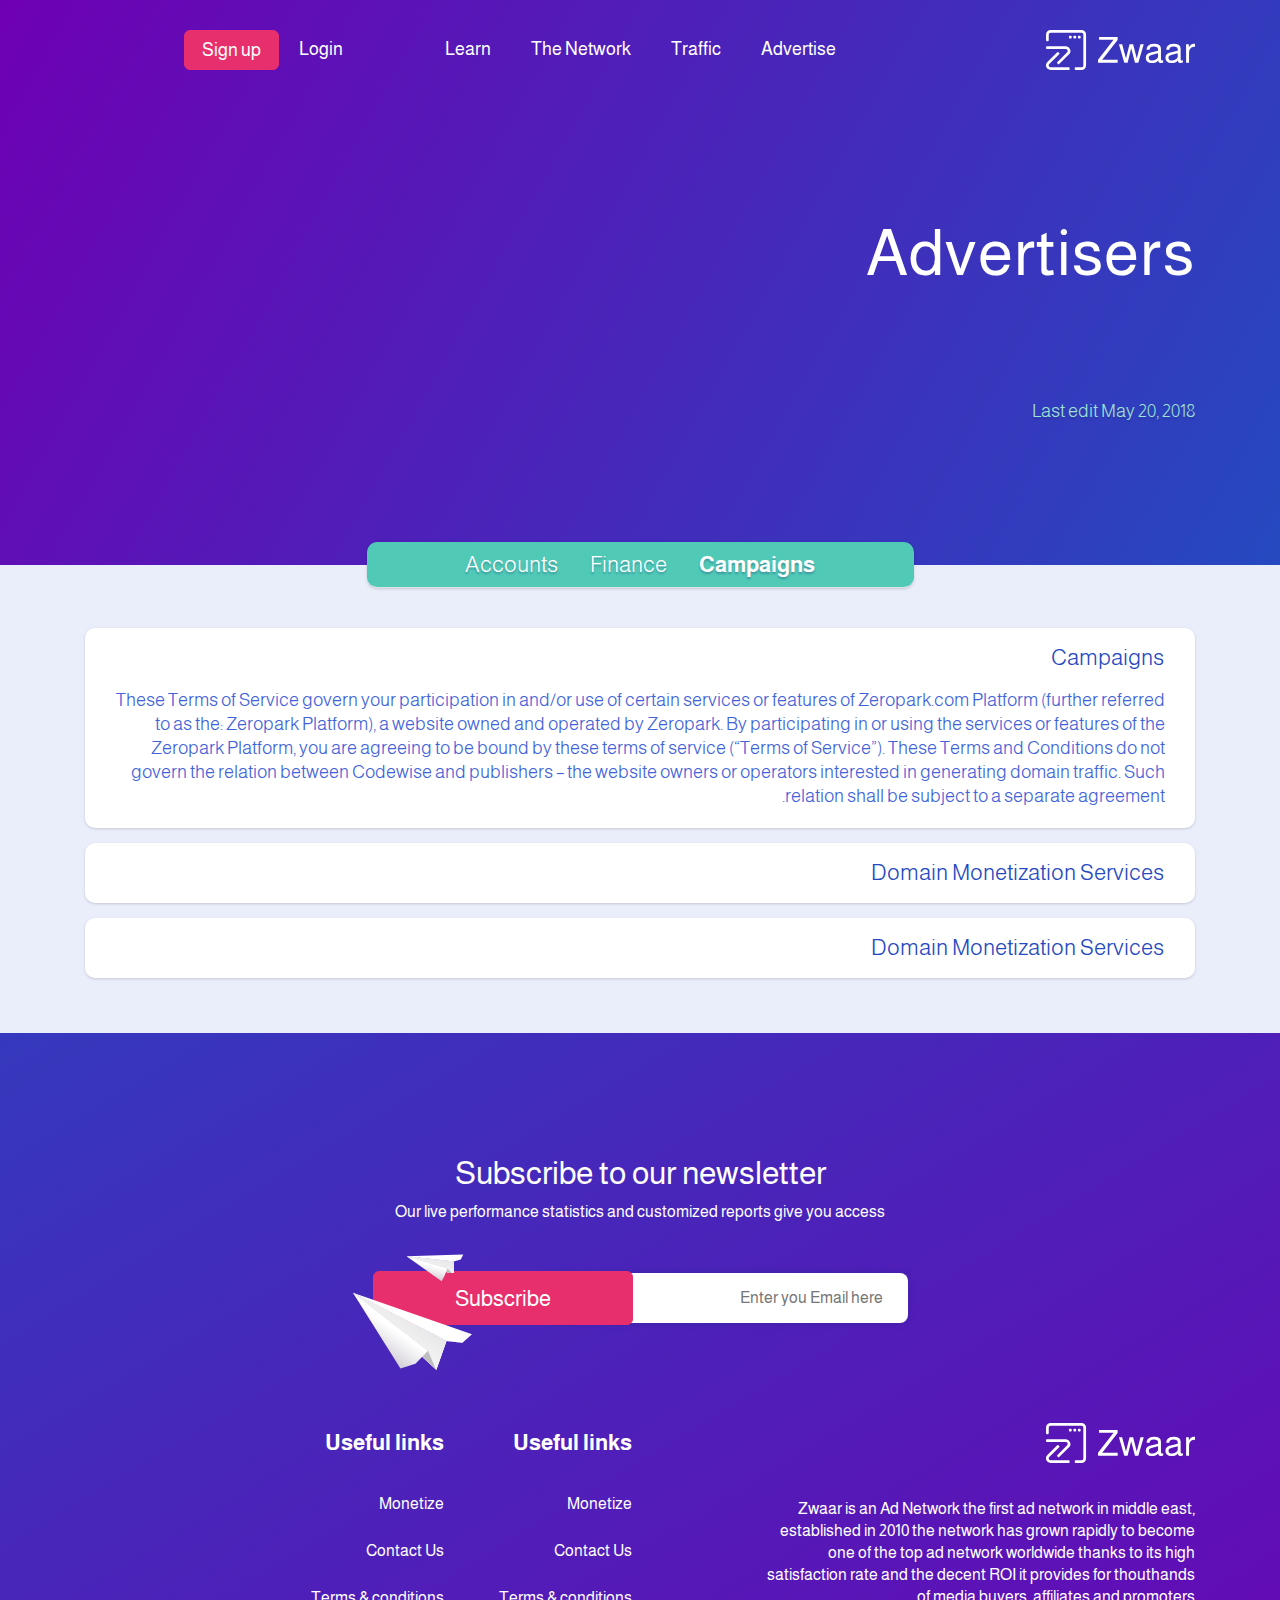
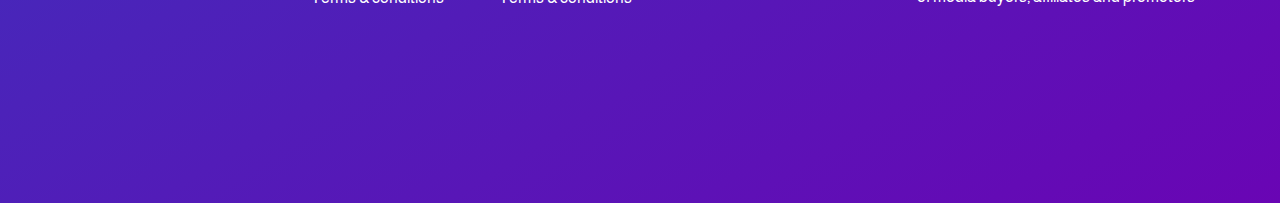
<file: faq.html>
<!DOCTYPE html>
<html lang="en" dir="rtl">

<head>
  <meta name="viewport" content="width=device-width, initial-scale=1, shrink-to-fit=no">
  <meta charset="utf-8">

  <link rel="stylesheet" href="https://stackpath.bootstrapcdn.com/bootstrap/4.4.1/css/bootstrap.min.css" integrity="sha384-Vkoo8x4CGsO3+Hhxv8T/Q5PaXtkKtu6ug5TOeNV6gBiFeWPGFN9MuhOf23Q9Ifjh" crossorigin="anonymous">
  <link rel="stylesheet" href="https://use.fontawesome.com/releases/v5.15.2/css/all.css" integrity="sha384-vSIIfh2YWi9wW0r9iZe7RJPrKwp6bG+s9QZMoITbCckVJqGCCRhc+ccxNcdpHuYu" crossorigin="anonymous">
  <link rel="stylesheet" href="assets/css/style.css">
  <link rel="stylesheet" href="assets/css/responsive.css">
  <link rel="stylesheet" href="assets/css/style-rtl.css">
  <title>Zwaar</title>
</head>

<body>

  <header class="full-g overflow-hidden">


    <nav class="navbar navbar-expand-lg ">
      <div class="container">




        <div class="w-50  order-1 order-md-0">
          <a class="navbar-brand mx-auto" href="index.html"><img src="assets/images/logos/logo.svg" alt=""></a>
        </div>
        <button class="order-1  navbar-toggler" type="button" data-toggle="collapse" data-target=".dual-collapse2">
          <i class="fas fa-bars"></i>
        </button>

        <div class="navbar-collapse collapse mx-auto order-1 dual-collapse2 w-100">
          <ul class="navbar-nav mx-auto">
            <li class="nav-item active">
              <a class="nav-link" href="advertise-self-serving.html">Advertise</a>
            </li>
            <li class="nav-item">
              <a class="nav-link" href="advertise-smart-managed.html">Traffic</a>
            </li>
            <li class="nav-item">
              <a class="nav-link" href="monetize.html">The Network</a>
            </li>
            <li class="nav-item">
              <a class="nav-link" href="#">Learn</a>
            </li>
          </ul>

        </div>
        <div class="navbar-collapse collapse w-50 order-3 dual-collapse2">
          <ul class="navbar-nav ml-auto">
            <li class="nav-item">
              <a class="nav-link" href="#">Login</a>
            </li>
            <li class="nav-item red-btn">
              <a class="nav-link" href="#">Sign up</a>
            </li>
          </ul>
        </div>
      </div>
    </nav>


    <main class="g-banner">
      <div class="container">
        <h1 class="mb-100">Advertisers</h1>
        <p>Last edit May 20, 2018</p>
      </div>
    </main>



  </header>


  <main class="b-bg">

    <div class="container">
      <div class="faq-tabs">
        <div class="b-bg-title ">
          <div class="container">
            <div class="row">
              <div class="col-lg-6 col-md-8  mx-auto ">
                <ul class="nav nav-tabs justify-content-center">
                  <li class="nav-item">
                    <a class="nav-link active" data-toggle="tab" href="#campaigns">Campaigns</a>
                  </li>
                  <li class="nav-item">
                    <a class="nav-link " data-toggle="tab" href="#finance">Finance</a>
                  </li>
                  <li class="nav-item">
                    <a class="nav-link" data-toggle="tab" href="#accounts">Accounts</a>
                  </li>
                </ul>
              </div>
            </div>
          </div>

        </div>



        <!-- Tab panes -->
        <div class="tab-content faq">
          <div id="campaigns" class="container tab-pane  active ">
            <div id="accordion-campaigns" class="">

              <div class="card">
                <div class="card-header" id="faq-1">
                  <button class="btn btn-link" data-toggle="collapse" data-target="#faq-c-1" aria-expanded="true" aria-controls="faq-c-1">
                    Campaigns
                  </button>
                </div>
                <div id="faq-c-1" class="collapse show" aria-labelledby="faq-1" data-parent="#accordion-campaigns">
                  <div class="card-body">
                    <p>
                      These Terms of Service govern your participation in and/or use of certain services or features of Zeropark.com Platform (further referred to as the: Zeropark Platform), a website owned and operated by Zeropark. By participating
                      in or using the services or features of the Zeropark Platform, you are agreeing to be bound by these terms of service (“Terms of Service”). These Terms and Conditions do not govern the relation between Codewise and publishers –
                      the website owners or operators interested in generating domain traffic. Such relation shall be subject to a separate agreement.
                    </p>
                  </div>
                </div>
              </div>

              <div class="card">
                <div class="card-header" id="faq-2">
                  <button class="btn btn-link" data-toggle="collapse" data-target="#faq-c-2" aria-expanded="true" aria-controls="faq-c-2">
                    Domain Monetization Services
                  </button>
                </div>
                <div id="faq-c-2" class="collapse " aria-labelledby="faq-2" data-parent="#accordion-campaigns">
                  <div class="card-body">
                    <p>
                      These Terms of Service govern your participation in and/or use of certain services or features of Zeropark.com Platform (further referred to as the: Zeropark Platform), a website owned and operated by Zeropark. By participating
                      in or using the services or features of the Zeropark Platform, you are agreeing to be bound by these terms of service (“Terms of Service”). These Terms and Conditions do not govern the relation between Codewise and publishers –
                      the website owners or operators interested in generating domain traffic. Such relation shall be subject to a separate agreement.
                    </p>
                    <a href="#">Talk to account manager</a>
                  </div>
                </div>
              </div>


              <div class="card">
                <div class="card-header" id="faq-3">
                  <button class="btn btn-link" data-toggle="collapse" data-target="#faq-c-3" aria-expanded="true" aria-controls="faq-c-3">
                    Domain Monetization Services
                  </button>
                </div>
                <div id="faq-c-3" class="collapse " aria-labelledby="faq-3" data-parent="#accordion-campaigns">
                  <div class="card-body">
                    <p>
                      These Terms of Service govern your participation in and/or use of certain services or features of Zeropark.com Platform (further referred to as the: Zeropark Platform), a website owned and operated by Zeropark. By participating
                      in or using the services or features of the Zeropark Platform, you are agreeing to be bound by these terms of service (“Terms of Service”). These Terms and Conditions do not govern the relation between Codewise and publishers –
                      the website owners or operators interested in generating domain traffic. Such relation shall be subject to a separate agreement.
                    </p>
                  </div>
                </div>
              </div>


            </div>

          </div>
          <div id="finance" class="container tab-pane fade  ">
            <div id="accordion-finance" class="">

              <div class="card">
                <div class="card-header" id="faq-1">
                  <button class="btn btn-link" data-toggle="collapse" data-target="#faq-c-1" aria-expanded="true" aria-controls="faq-c-1">
                    Finance
                  </button>
                </div>
                <div id="faq-c-1" class="collapse show" aria-labelledby="faq-1" data-parent="#accordion-finance">
                  <div class="card-body">
                    <p>
                      These Terms of Service govern your participation in and/or use of certain services or features of Zeropark.com Platform (further referred to as the: Zeropark Platform), a website owned and operated by Zeropark. By participating
                      in or using the services or features of the Zeropark Platform, you are agreeing to be bound by these terms of service (“Terms of Service”). These Terms and Conditions do not govern the relation between Codewise and publishers –
                      the website owners or operators interested in generating domain traffic. Such relation shall be subject to a separate agreement.
                    </p>
                  </div>
                </div>
              </div>

              <div class="card">
                <div class="card-header" id="faq-2">
                  <button class="btn btn-link" data-toggle="collapse" data-target="#faq-c-2" aria-expanded="true" aria-controls="faq-c-2">
                    Domain Monetization Services
                  </button>
                </div>
                <div id="faq-c-2" class="collapse " aria-labelledby="faq-2" data-parent="#accordion-finance">
                  <div class="card-body">
                    <p>
                      These Terms of Service govern your participation in and/or use of certain services or features of Zeropark.com Platform (further referred to as the: Zeropark Platform), a website owned and operated by Zeropark. By participating
                      in or using the services or features of the Zeropark Platform, you are agreeing to be bound by these terms of service (“Terms of Service”). These Terms and Conditions do not govern the relation between Codewise and publishers –
                      the website owners or operators interested in generating domain traffic. Such relation shall be subject to a separate agreement.
                    </p>
                    <a href="#">Talk to account manager</a>
                  </div>
                </div>
              </div>


              <div class="card">
                <div class="card-header" id="faq-3">
                  <button class="btn btn-link" data-toggle="collapse" data-target="#faq-c-3" aria-expanded="true" aria-controls="faq-c-3">
                    Domain Monetization Services
                  </button>
                </div>
                <div id="faq-c-3" class="collapse " aria-labelledby="faq-3" data-parent="#accordion-finance">
                  <div class="card-body">
                    <p>
                      These Terms of Service govern your participation in and/or use of certain services or features of Zeropark.com Platform (further referred to as the: Zeropark Platform), a website owned and operated by Zeropark. By participating
                      in or using the services or features of the Zeropark Platform, you are agreeing to be bound by these terms of service (“Terms of Service”). These Terms and Conditions do not govern the relation between Codewise and publishers –
                      the website owners or operators interested in generating domain traffic. Such relation shall be subject to a separate agreement.
                    </p>
                  </div>
                </div>
              </div>


            </div>
          </div>
          <div id="accounts" class="container tab-pane fade">
            <div id="accordion-accounts" class="">

              <div class="card">
                <div class="card-header" id="faq-1">
                  <button class="btn btn-link" data-toggle="collapse" data-target="#faq-c-1" aria-expanded="true" aria-controls="faq-c-1">
                    Accounts
                  </button>
                </div>
                <div id="faq-c-1" class="collapse show" aria-labelledby="faq-1" data-parent="#accordion-accounts">
                  <div class="card-body">
                    <p>
                      These Terms of Service govern your participation in and/or use of certain services or features of Zeropark.com Platform (further referred to as the: Zeropark Platform), a website owned and operated by Zeropark. By participating
                      in or using the services or features of the Zeropark Platform, you are agreeing to be bound by these terms of service (“Terms of Service”). These Terms and Conditions do not govern the relation between Codewise and publishers –
                      the website owners or operators interested in generating domain traffic. Such relation shall be subject to a separate agreement.
                    </p>
                  </div>
                </div>
              </div>

              <div class="card">
                <div class="card-header" id="faq-2">
                  <button class="btn btn-link" data-toggle="collapse" data-target="#faq-c-2" aria-expanded="true" aria-controls="faq-c-2">
                    Domain Monetization Services
                  </button>
                </div>
                <div id="faq-c-2" class="collapse " aria-labelledby="faq-2" data-parent="#accordion-accounts">
                  <div class="card-body">
                    <p>
                      These Terms of Service govern your participation in and/or use of certain services or features of Zeropark.com Platform (further referred to as the: Zeropark Platform), a website owned and operated by Zeropark. By participating
                      in or using the services or features of the Zeropark Platform, you are agreeing to be bound by these terms of service (“Terms of Service”). These Terms and Conditions do not govern the relation between Codewise and publishers –
                      the website owners or operators interested in generating domain traffic. Such relation shall be subject to a separate agreement.
                    </p>
                    <a href="#">Talk to account manager</a>
                  </div>
                </div>
              </div>


              <div class="card">
                <div class="card-header" id="faq-3">
                  <button class="btn btn-link" data-toggle="collapse" data-target="#faq-c-3" aria-expanded="true" aria-controls="faq-c-3">
                    Domain Monetization Services
                  </button>
                </div>
                <div id="faq-c-3" class="collapse " aria-labelledby="faq-3" data-parent="#accordion-accounts">
                  <div class="card-body">
                    <p>
                      These Terms of Service govern your participation in and/or use of certain services or features of Zeropark.com Platform (further referred to as the: Zeropark Platform), a website owned and operated by Zeropark. By participating
                      in or using the services or features of the Zeropark Platform, you are agreeing to be bound by these terms of service (“Terms of Service”). These Terms and Conditions do not govern the relation between Codewise and publishers –
                      the website owners or operators interested in generating domain traffic. Such relation shall be subject to a separate agreement.
                    </p>
                  </div>
                </div>
              </div>


            </div>
          </div>
        </div>
      </div>
    </div>





  </main>








  <footer>
    <div class="container newsletter-form">
      <div class="row text-center">
        <div class="col-lg-8 mx-auto">
          <h1>Subscribe to our newsletter</h1>
          <p>Our live performance statistics and customized reports give you access </p>
          <form class="d-block mx-auto my-5" action="index.html" method="post">
            <input type="text" name="" value="" placeholder="Enter you Email here">
            <div class="plane-btn">
              <div class="">
                <button class="red-btn" type="button" name="button">Subscribe</button>
                <img class="plane-b" src="assets/images/plane-b.svg" alt="">
                <img class="plane-s" src="assets/images/plane-s.svg" alt="">

              </div>
            </div>

          </form>
        </div>
      </div>
    </div>
    <div class="container bottom-footer">


      <div class="row">
        <div class="col-lg-6 col-md-12">
          <img src="assets/images/logos/logo.svg" alt="logo">
          <p class="">
            Zwaar is an Ad Network the first ad network in middle east, established in 2010 the network has grown rapidly to become one of the top ad network worldwide thanks to its high satisfaction rate and the decent ROI it provides for thouthands
            of media buyers, affiliates and promoters
          </p>
          <ul class="social-links">
            <li> <a href="#"><i class="fab fa-linkedin"></i></a> </li>
            <li> <a href="#"><i class="fab fa-facebook-square"></i></a> </li>
            <li> <a href="#"><i class="fab fa-twitter-square"></i></a> </li>
          </ul>
        </div>
        <div class="col-lg-2 col-6">
          <ul class="links">
            <h2>Useful links</h2>
            <li> <a href="#">
                <p>Monetize</p>
              </a> </li>
            <li> <a href="#">
                <p>Contact Us</p>
              </a> </li>
            <li> <a href="#">
                <p>Terms & conditions</p>
              </a> </li>
          </ul>
        </div>
        <div class="col-lg-2 col-6">
          <ul class="links">
            <h2>Useful links</h2>
            <li> <a href="#">
                <p>Monetize</p>
              </a> </li>
            <li> <a href="#">
                <p>Contact Us</p>
              </a> </li>
            <li> <a href="#">
                <p>Terms & conditions</p>
              </a> </li>
          </ul>
        </div>
      </div>

    </div>

  </footer>

  <script src="https://code.jquery.com/jquery-3.4.1.slim.min.js" integrity="sha384-J6qa4849blE2+poT4WnyKhv5vZF5SrPo0iEjwBvKU7imGFAV0wwj1yYfoRSJoZ+n" crossorigin="anonymous"></script>
  <script src="https://cdn.jsdelivr.net/npm/popper.js@1.16.0/dist/umd/popper.min.js" integrity="sha384-Q6E9RHvbIyZFJoft+2mJbHaEWldlvI9IOYy5n3zV9zzTtmI3UksdQRVvoxMfooAo" crossorigin="anonymous"></script>
  <script src="https://stackpath.bootstrapcdn.com/bootstrap/4.4.1/js/bootstrap.min.js" integrity="sha384-wfSDF2E50Y2D1uUdj0O3uMBJnjuUD4Ih7YwaYd1iqfktj0Uod8GCExl3Og8ifwB6" crossorigin="anonymous"></script>

  <script src="assets/js/script.js" type="text/javascript"></script>
</body>

</html>
</file>
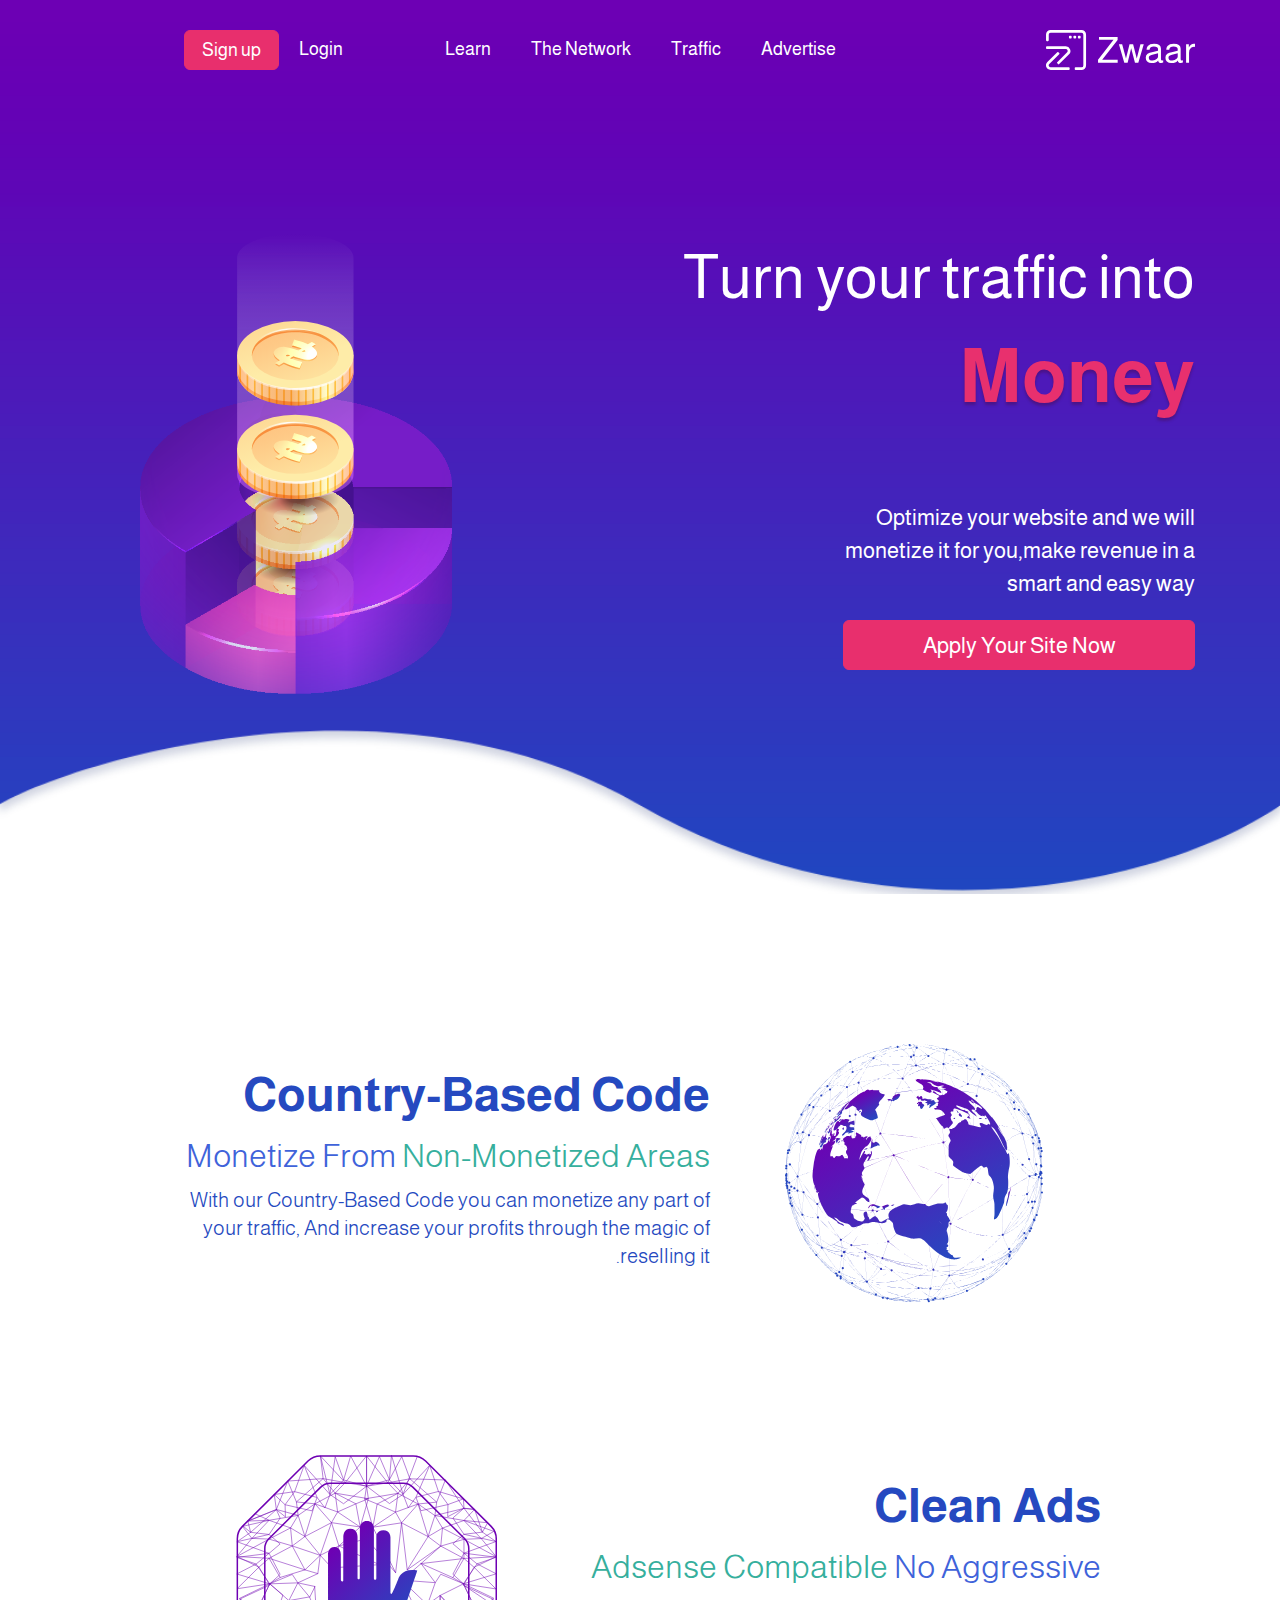
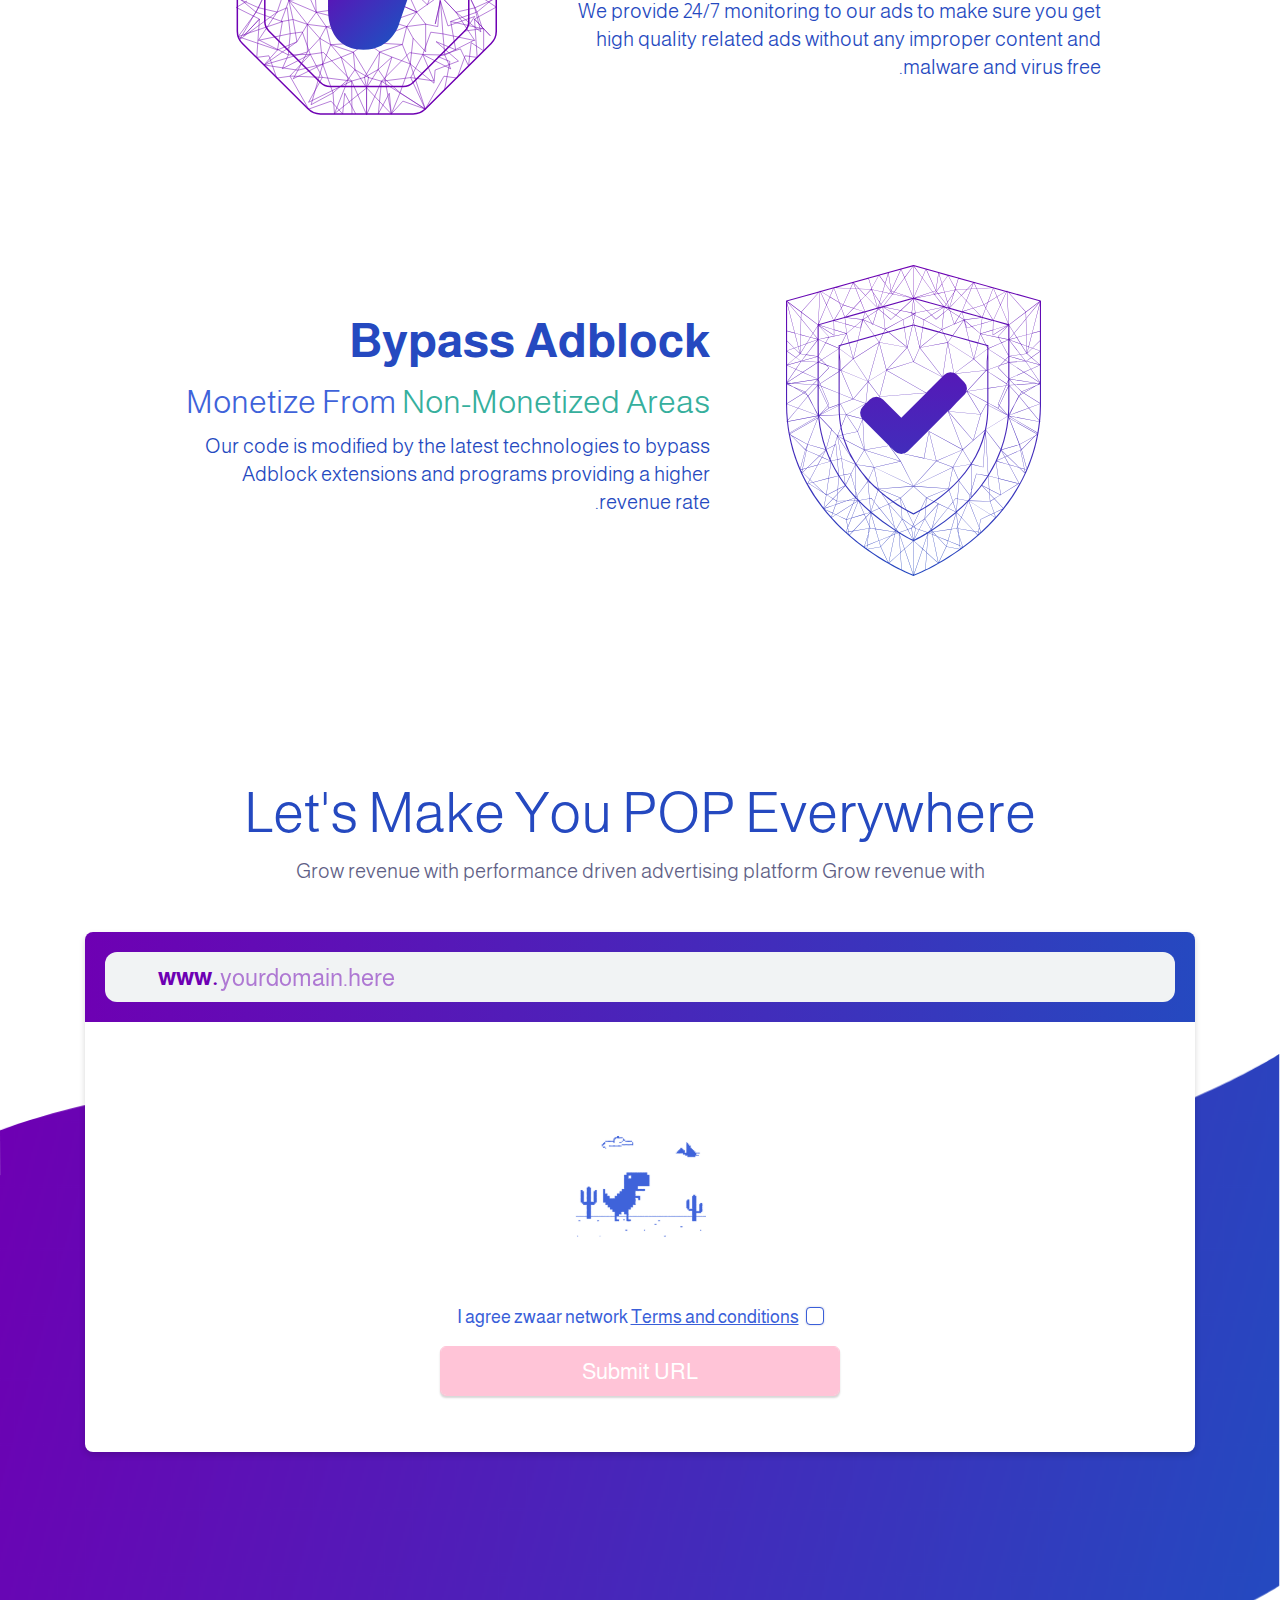
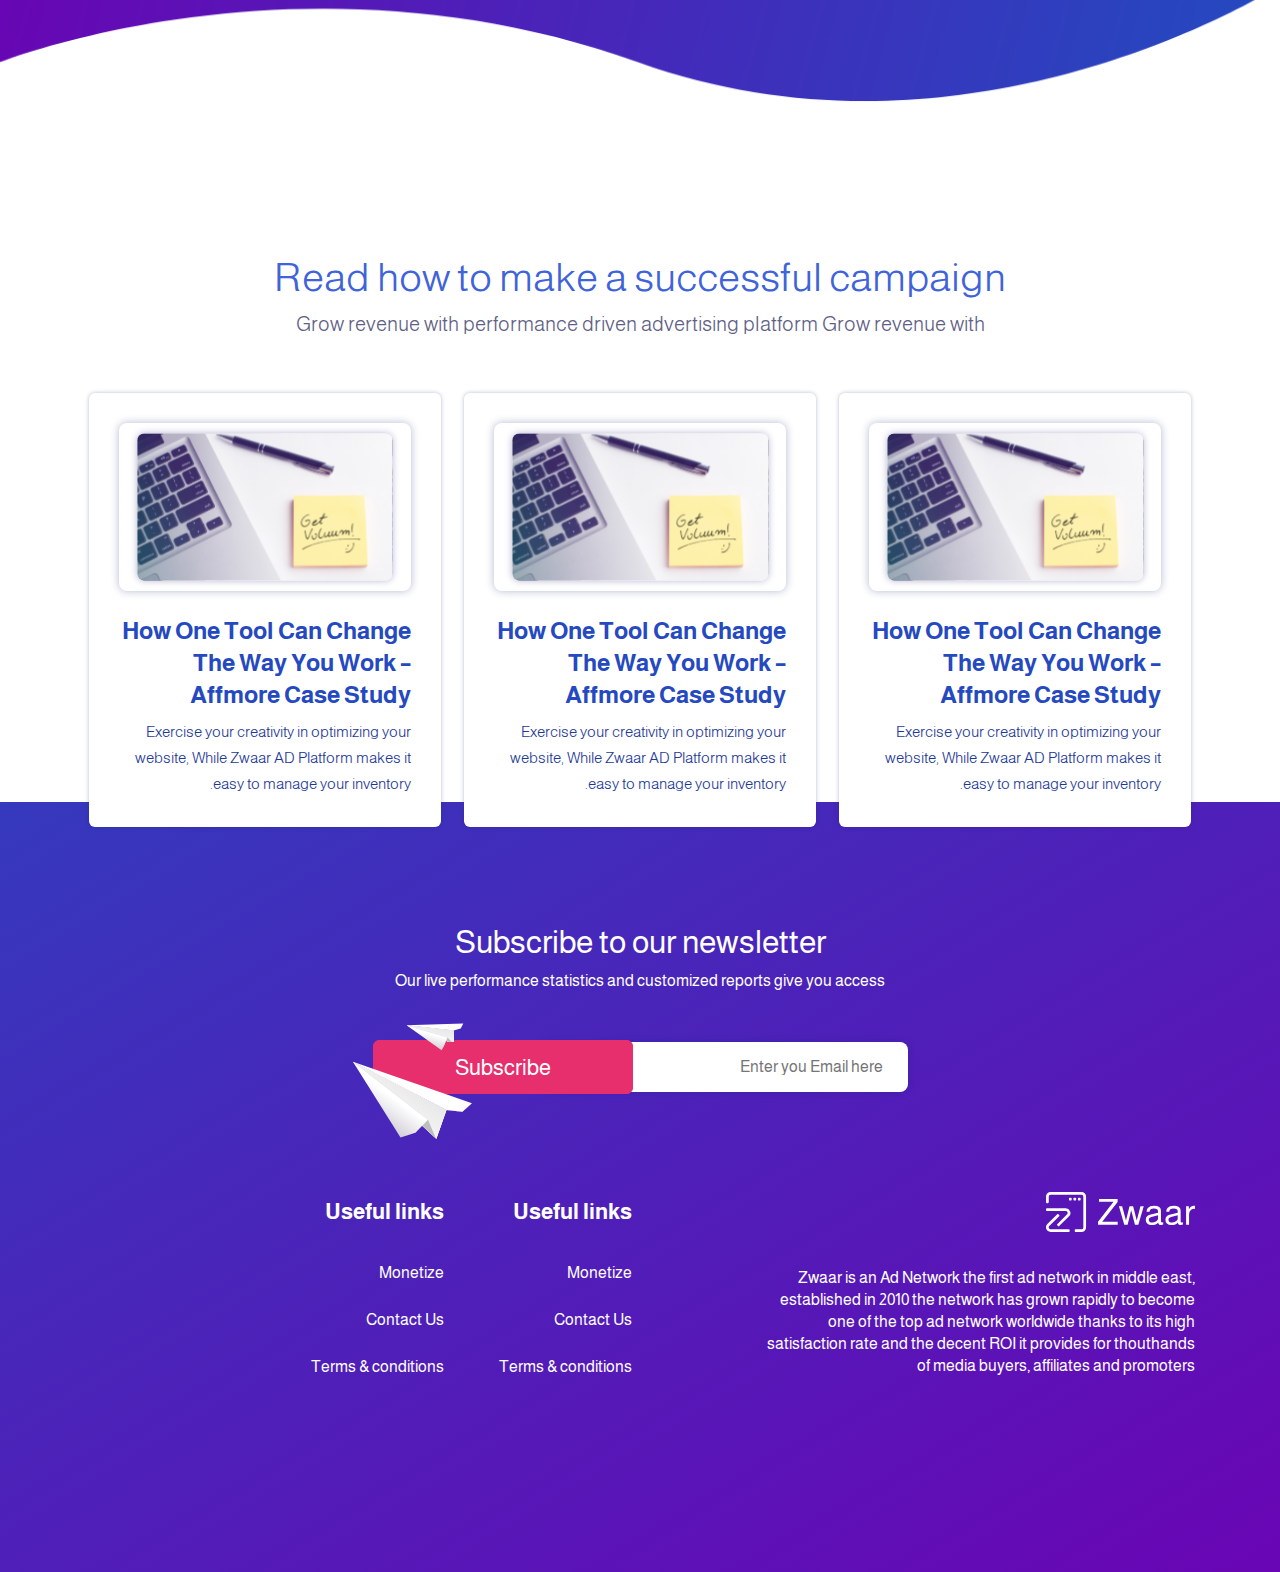
<file: monetize.html>
<!DOCTYPE html>
<html lang="en" dir="rtl">

<head>
  <meta name="viewport" content="width=device-width, initial-scale=1, shrink-to-fit=no">
  <meta charset="utf-8">

  <link rel="stylesheet" href="https://stackpath.bootstrapcdn.com/bootstrap/4.4.1/css/bootstrap.min.css" integrity="sha384-Vkoo8x4CGsO3+Hhxv8T/Q5PaXtkKtu6ug5TOeNV6gBiFeWPGFN9MuhOf23Q9Ifjh" crossorigin="anonymous">
  <link rel="stylesheet" href="https://use.fontawesome.com/releases/v5.15.2/css/all.css" integrity="sha384-vSIIfh2YWi9wW0r9iZe7RJPrKwp6bG+s9QZMoITbCckVJqGCCRhc+ccxNcdpHuYu" crossorigin="anonymous">
  <link rel="stylesheet" href="assets/css/style.css">
  <link rel="stylesheet" href="assets/css/responsive.css">
  <link rel="stylesheet" href="assets/css/style-rtl.css">
  <title>Zwaar</title>
</head>

<body>

  <header class="money-header ">
    <!-- <div class="bottom-curve">
      <div class="">

      </div>
    </div> -->

    <nav class="navbar navbar-expand-lg ">
      <div class="container">




        <div class="w-50  order-1 order-md-0">
          <a class="navbar-brand mx-auto" href="index.html"><img src="assets/images/logos/logo.svg" alt=""></a>
        </div>
        <button class="order-1  navbar-toggler" type="button" data-toggle="collapse" data-target=".dual-collapse2">
          <i class="fas fa-bars"></i>
        </button>

        <div class="navbar-collapse collapse mx-auto order-1 dual-collapse2 w-100">
          <ul class="navbar-nav mx-auto">
            <li class="nav-item active">
              <a class="nav-link" href="advertise-self-serving.html">Advertise</a>
            </li>
            <li class="nav-item">
              <a class="nav-link" href="advertise-smart-managed.html">Traffic</a>
            </li>
            <li class="nav-item">
              <a class="nav-link" href="monetize.html">The Network</a>
            </li>
            <li class="nav-item">
              <a class="nav-link" href="#">Learn</a>
            </li>
          </ul>

        </div>
        <div class="navbar-collapse collapse w-50 order-3 dual-collapse2">
          <ul class="navbar-nav ml-auto">
            <li class="nav-item">
              <a class="nav-link" href="#">Login</a>
            </li>
            <li class="nav-item red-btn">
              <a class="nav-link" href="#">Sign up</a>
            </li>
          </ul>
        </div>
      </div>
    </nav>
    <div class="container convert goals money">
      <div class="row pt-150 pb-200">
        <div class="col-lg-6">
          <div class="">
            <h1>Turn your traffic into</h1>
            <h2>Money</h2>
            <div class="row">
              <div class="col-xl-8">
                <p class="h-22-w mb-3 pb-1">Optimize your website and we will monetize it for you,make revenue in a smart and easy way
                </p>
                <button class="red-btn m-0 mb-4" type="button" name="button">Apply Your Site Now</button>
              </div>
            </div>

            <!-- <a class="red-a d-block text-center" href="#">Onboarding Manager</a> -->
          </div>

        </div>
        <div class="col-lg-6 img-side">

          <!-- <img src="assets/images/banner-convert.svg" alt=""> -->
        </div>
      </div>
    </div>

  </header>

  <main class="features-sec-4">
    <div class="container">
      <div class="row">
        <div class="col-lg-10 mx-auto">
          <div class="row mt-150">
            <div class="col-lg-5 m-auto text-center">
              <img src="assets/images/features-country-based.svg" alt="clean ads">
            </div>
            <div class="col-lg-7 m-auto">
              <h1 class="h-48-bl-700">Country-Based Code</h1>
              <h2 class="h-32-bl-gr-sp">Monetize From <span>Non-Monetized Areas</span> </h2>
              <p class="h-20-bl">With our Country-Based Code you can monetize any part of your traffic, And increase your profits through the magic of reselling it.
              </p>
            </div>
          </div>
          <div class="row mt-150">
            <div class="col-lg-5 m-auto text-center order-lg-2">
              <img src="assets/images/features-clean-ads.svg" alt="clean ads">
            </div>
            <div class="col-lg-7 m-auto order-lg-1">
              <h1 class="h-48-bl-700">Clean Ads</h1>
              <h2 class="h-32-bl-gr-sp"> <span>Adsense Compatible</span> No Aggressive</h2>
              <p class="h-20-bl">We provide 24/7 monitoring to our ads to make sure you get high quality related ads without any improper content and malware and virus free.
              </p>
            </div>
          </div>
          <div class="row mt-150">
            <div class="col-lg-5 m-auto text-center">
              <img src="assets/images/features-bypass-adblock.svg" alt="clean ads">
            </div>
            <div class="col-lg-7 m-auto">
              <h1 class="h-48-bl-700">Bypass Adblock</h1>
              <h2 class="h-32-bl-gr-sp">Monetize From <span>Non-Monetized Areas</span> </h2>
              <p class="h-20-bl">Our code is modified by the latest technologies to bypass Adblock extensions and programs providing a higher revenue rate.
              </p>
            </div>
          </div>
        </div>


      </div>



    </div>
  </main>





  <main class="submit-url mt-200 ">
    <div class="container text-center">
      <h1>Let's Make You <span>pop</span> Everywhere</h1>
      <p class="mb-3">Grow revenue with performance driven advertising platform Grow revenue with </p>
      </div>
      <div class="submit-url-bg">
        <div class="container">
          <div class="submit-url-form mt-5 pb-5">
            <form class="" action="index.html" method="post">
              <div class="">
                <input type="text" name="" value="" placeholder="yourdomain.here">
              </div>
              <img class="mx-auto d-block" src="assets/images/banner-submit-url.svg" alt="404">
              <label for="terms"> <input id="terms" type="checkbox" name="" value=""> <span></span> <p>I agree zwaar network <a href="#">Terms and conditions</a> </p> </label>
              <button class="red-btn mx-auto d-block" type="button" name="button">Submit URL</button>
            </form>
          </div>
        </div>
      </div>



  </main>




  <main class="successful-campaign text-center mt-150">
    <div class="container">
      <h1 class="h-40-b-100">Read how to make a successful campaign</h1>
      <p class="h-20-w">Grow revenue with performance driven advertising platform Grow revenue with</p>
      <div class="row">
        <div class="col-lg-4">
          <div class="item text-left">
            <div class="img mb-3">
              <img src="assets/images/image.svg" alt="">
            </div>
            <h1 class="pt-2">How One Tool Can Change The Way You Work – Affmore Case Study</h1>
            <p class="mb-0">Exercise your creativity in optimizing your website, While Zwaar AD Platform makes it easy to manage your inventory.</p>
          </div>
        </div>
        <div class="col-lg-4">
          <div class="item text-left ">
            <div class="img mb-3">
              <img src="assets/images/image.svg" alt="">
            </div>
            <h1 class="pt-2">How One Tool Can Change The Way You Work – Affmore Case Study</h1>
            <p class="mb-0">Exercise your creativity in optimizing your website, While Zwaar AD Platform makes it easy to manage your inventory.</p>
          </div>
        </div>
        <div class="col-lg-4">
          <div class="item text-left">
            <div class="img mb-3">
              <img src="assets/images/image.svg" alt="">
            </div>
            <h1 class="pt-2">How One Tool Can Change The Way You Work – Affmore Case Study</h1>
            <p class="mb-0">Exercise your creativity in optimizing your website, While Zwaar AD Platform makes it easy to manage your inventory.</p>
          </div>
        </div>
      </div>

    </div>
  </main>


  <footer>
    <div class="container newsletter-form">
      <div class="row text-center">
        <div class="col-lg-8 mx-auto">
          <h1>Subscribe to our newsletter</h1>
          <p>Our live performance statistics and customized reports give you access </p>
          <form class="d-block mx-auto my-5" action="index.html" method="post">
            <input type="text" name="" value="" placeholder="Enter you Email here">
            <div class="plane-btn">
              <div class="">
                <button class="red-btn" type="button" name="button">Subscribe</button>
                <img class="plane-b" src="assets/images/plane-b.svg" alt="">
                <img class="plane-s" src="assets/images/plane-s.svg" alt="">

              </div>
            </div>

          </form>
        </div>
      </div>
    </div>
    <div class="container bottom-footer">


      <div class="row">
        <div class="col-lg-6 col-md-12">
          <img src="assets/images/logos/logo.svg" alt="logo">
          <p class="">
            Zwaar is an Ad Network the first ad network in middle east, established in 2010 the network has grown rapidly to become one of the top ad network worldwide thanks to its high satisfaction rate and the decent ROI it provides for thouthands
            of media buyers, affiliates and promoters
          </p>
          <ul class="social-links">
            <li> <a href="#"><i class="fab fa-linkedin"></i></a> </li>
            <li> <a href="#"><i class="fab fa-facebook-square"></i></a> </li>
            <li> <a href="#"><i class="fab fa-twitter-square"></i></a> </li>
          </ul>
        </div>
        <div class="col-lg-2 col-6">
          <ul class="links">
            <h2>Useful links</h2>
            <li> <a href="#">
                <p>Monetize</p>
              </a> </li>
            <li> <a href="#">
                <p>Contact Us</p>
              </a> </li>
            <li> <a href="#">
                <p>Terms & conditions</p>
              </a> </li>
          </ul>
        </div>
        <div class="col-lg-2 col-6">
          <ul class="links">
            <h2>Useful links</h2>
            <li> <a href="#">
                <p>Monetize</p>
              </a> </li>
            <li> <a href="#">
                <p>Contact Us</p>
              </a> </li>
            <li> <a href="#">
                <p>Terms & conditions</p>
              </a> </li>
          </ul>
        </div>
      </div>

    </div>

  </footer>

  <script src="https://code.jquery.com/jquery-3.4.1.slim.min.js" integrity="sha384-J6qa4849blE2+poT4WnyKhv5vZF5SrPo0iEjwBvKU7imGFAV0wwj1yYfoRSJoZ+n" crossorigin="anonymous"></script>
  <script src="https://cdn.jsdelivr.net/npm/popper.js@1.16.0/dist/umd/popper.min.js" integrity="sha384-Q6E9RHvbIyZFJoft+2mJbHaEWldlvI9IOYy5n3zV9zzTtmI3UksdQRVvoxMfooAo" crossorigin="anonymous"></script>
  <script src="https://stackpath.bootstrapcdn.com/bootstrap/4.4.1/js/bootstrap.min.js" integrity="sha384-wfSDF2E50Y2D1uUdj0O3uMBJnjuUD4Ih7YwaYd1iqfktj0Uod8GCExl3Og8ifwB6" crossorigin="anonymous"></script>

  <script src="assets/js/script.js" type="text/javascript"></script>
</body>

</html>
</file>
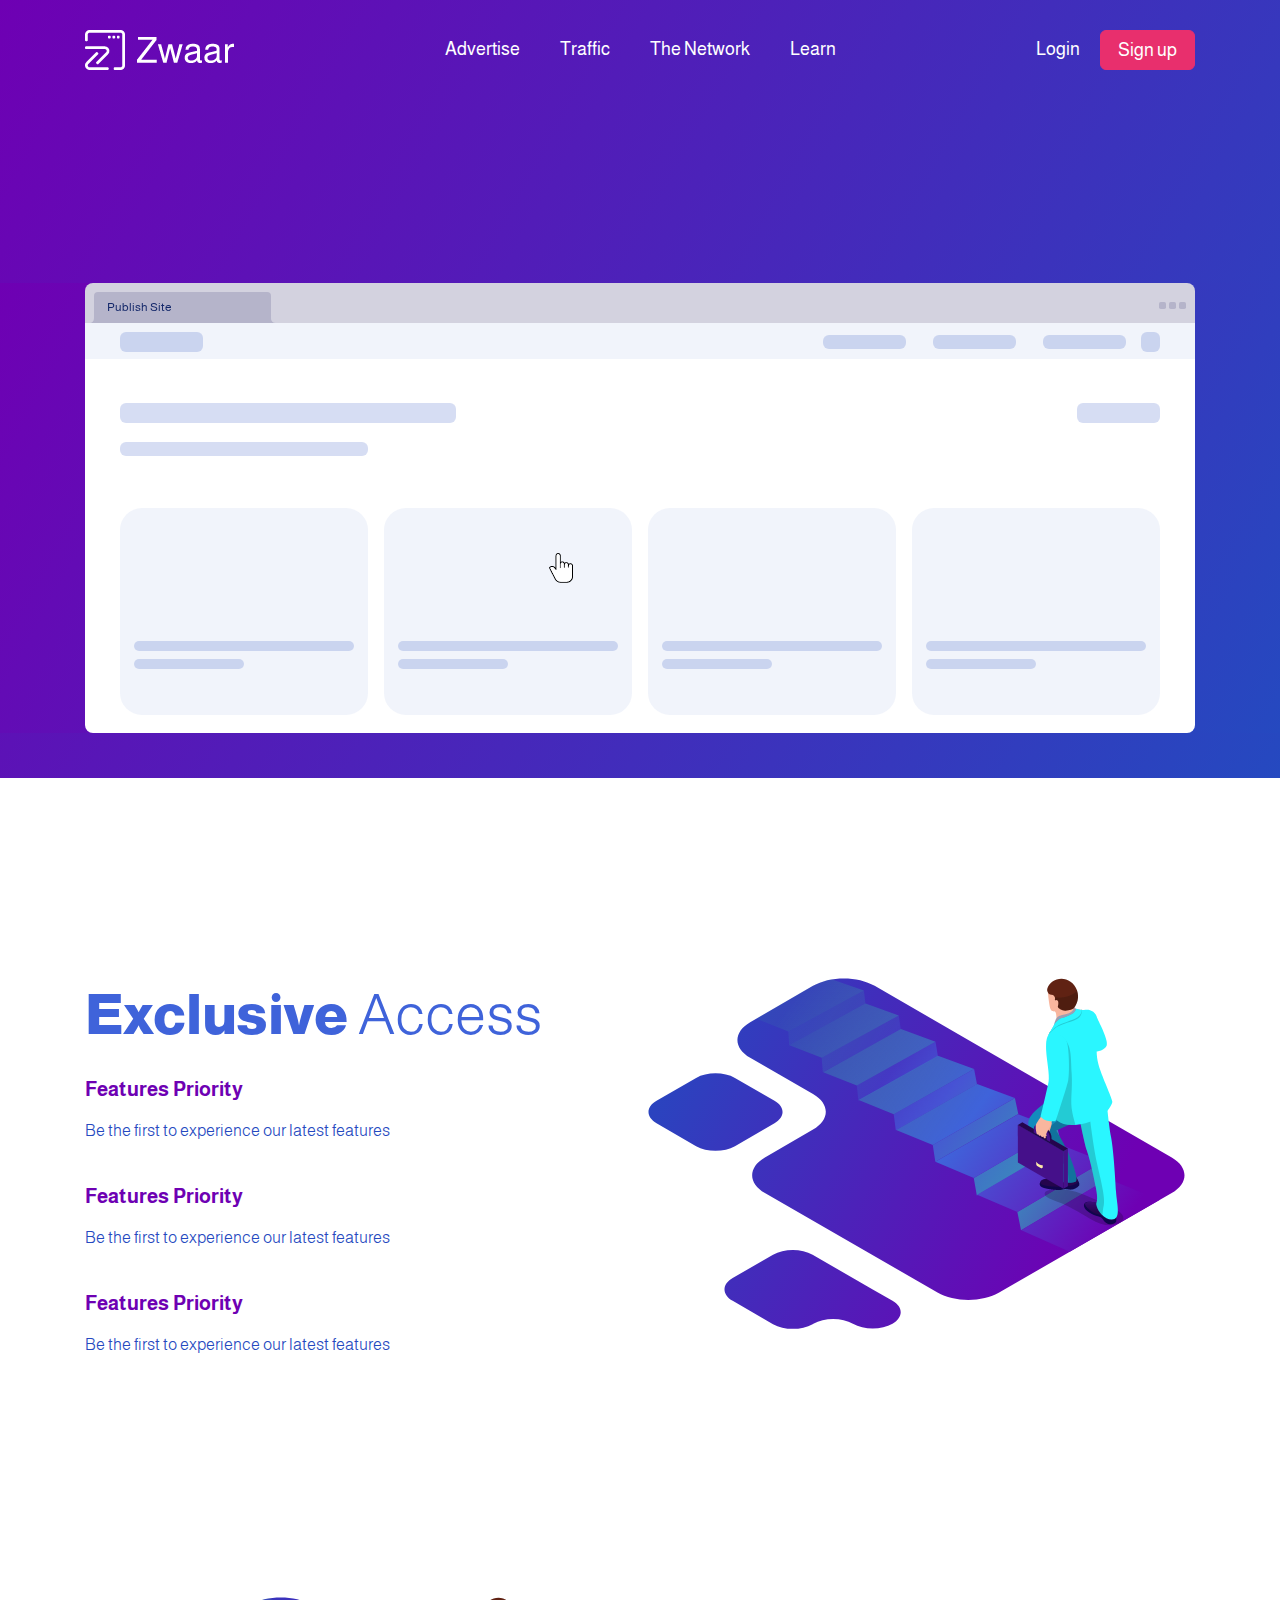
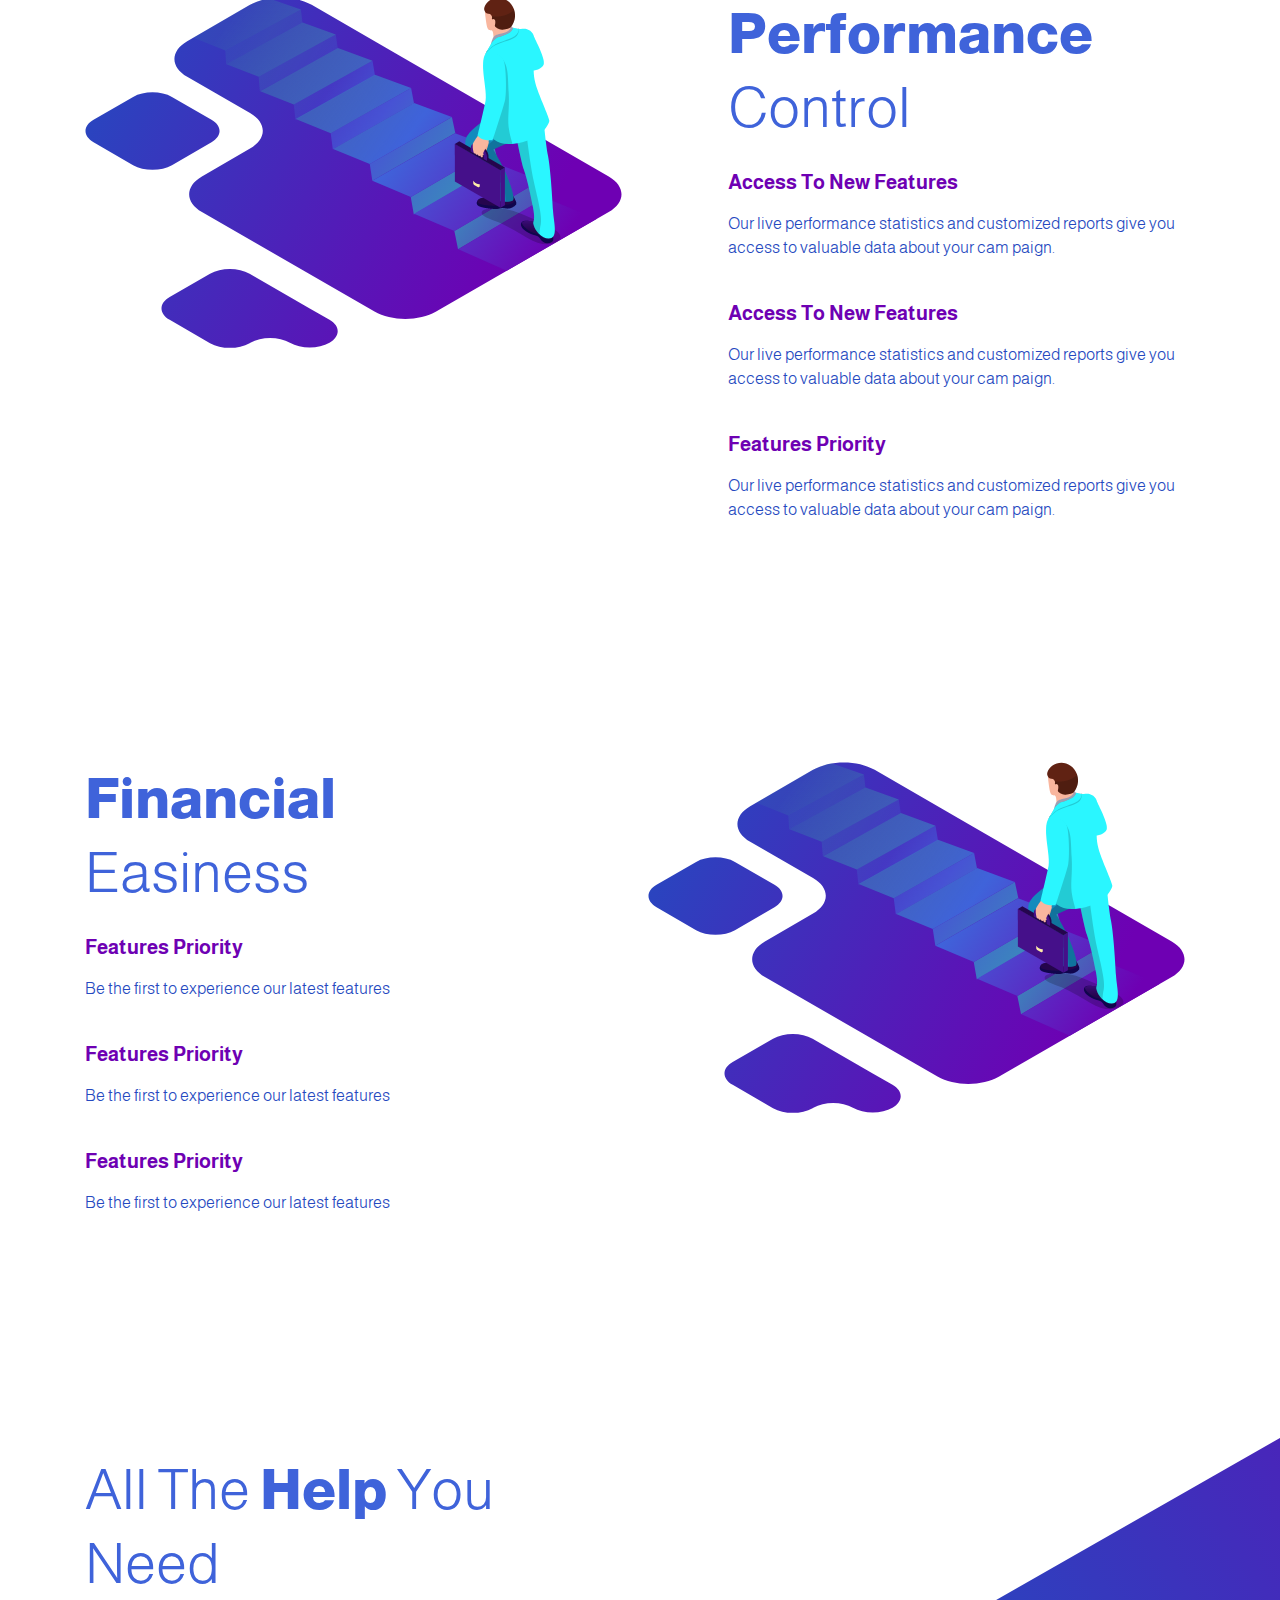
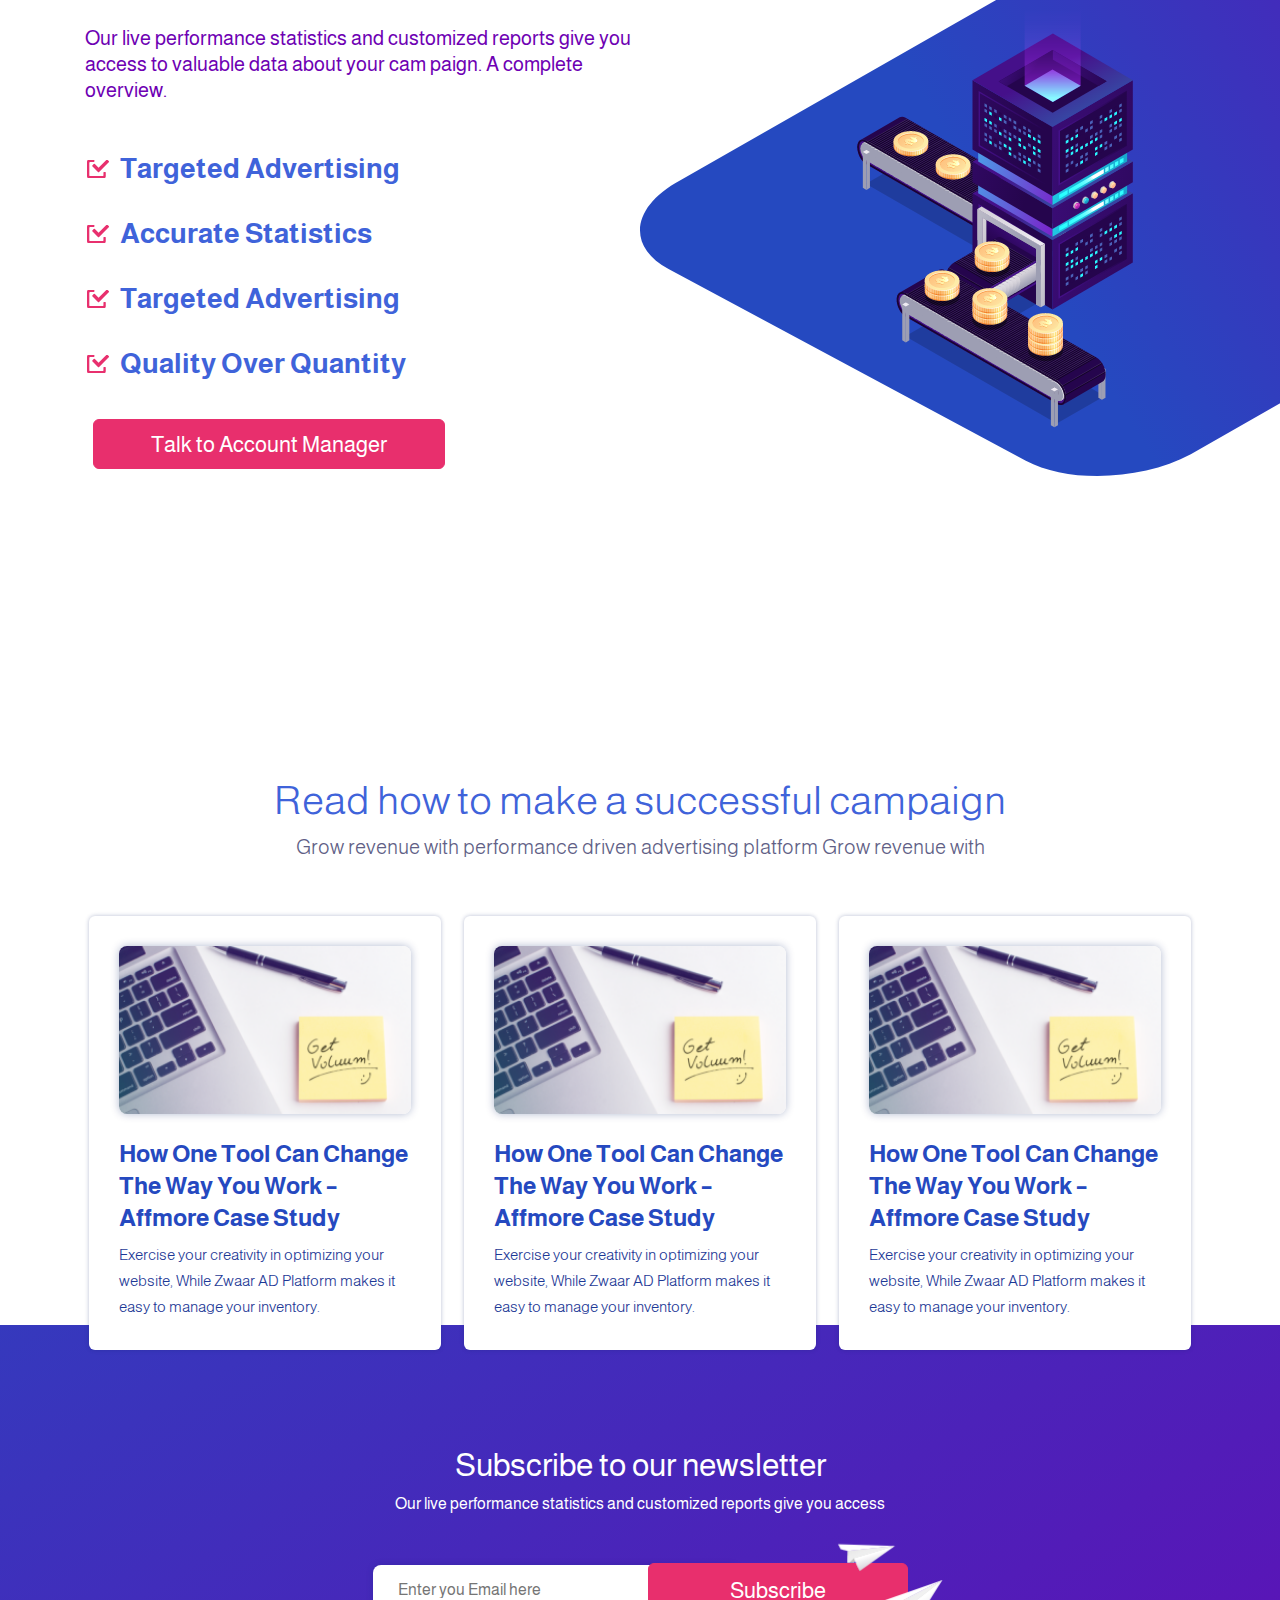
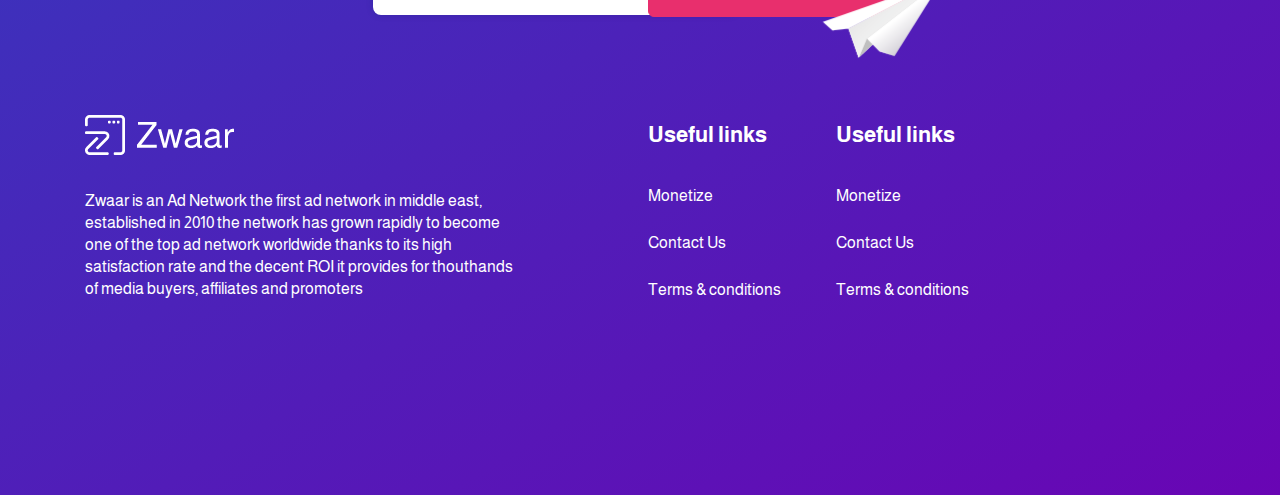
<file: pop-under-animation.html>
<!DOCTYPE html>
<html lang="en" dir="ltr">

<head>
  <meta name="viewport" content="width=device-width, initial-scale=1, shrink-to-fit=no">
  <meta charset="utf-8">

  <link rel="stylesheet" href="https://stackpath.bootstrapcdn.com/bootstrap/4.4.1/css/bootstrap.min.css" integrity="sha384-Vkoo8x4CGsO3+Hhxv8T/Q5PaXtkKtu6ug5TOeNV6gBiFeWPGFN9MuhOf23Q9Ifjh" crossorigin="anonymous">
  <link rel="stylesheet" href="https://use.fontawesome.com/releases/v5.15.2/css/all.css" integrity="sha384-vSIIfh2YWi9wW0r9iZe7RJPrKwp6bG+s9QZMoITbCckVJqGCCRhc+ccxNcdpHuYu" crossorigin="anonymous">
  <link rel="stylesheet" href="assets/css/style.css">
  <link rel="stylesheet" href="assets/css/responsive.css">
  <title>Zwaar</title>
</head>

<body>

  <header class="full-g">
    <!-- <div class="bottom-curve">
      <div class="">

      </div>
    </div> -->

    <nav class="navbar navbar-expand-lg ">
      <div class="container">




        <div class="w-50  order-1 order-md-0">
          <a class="navbar-brand mx-auto" href="index.html"><img src="assets/images/logos/logo.png" alt=""></a>
        </div>
        <button class="order-1  navbar-toggler" type="button" data-toggle="collapse" data-target=".dual-collapse2">
          <i class="fas fa-bars"></i>
        </button>

        <div class="navbar-collapse collapse mx-auto order-1 dual-collapse2 w-100">
          <ul class="navbar-nav mx-auto">
            <li class="nav-item active">
              <a class="nav-link" href="advertise-self-serving.html">Advertise</a>
            </li>
            <li class="nav-item">
              <a class="nav-link" href="advertise-smart-managed.html">Traffic</a>
            </li>
            <li class="nav-item">
              <a class="nav-link" href="monetize.html">The Network</a>
            </li>
            <li class="nav-item">
              <a class="nav-link" href="#">Learn</a>
            </li>
          </ul>

        </div>
        <div class="navbar-collapse collapse w-50 order-3 dual-collapse2">
          <ul class="navbar-nav ml-auto">
            <li class="nav-item">
              <a class="nav-link" href="#">Login</a>
            </li>
            <li class="nav-item red-btn">
              <a class="nav-link" href="#">Sign up</a>
            </li>
          </ul>
        </div>
      </div>
    </nav>

<main class="pop-under mt-200">

  <div class="container">
    <div class="" id="scrolling-div">


    <div class="tab-header">
      <div class="row">
        <div class="col-10">
          <div class="tab tab1">
            <span></span>
            <h1>Publish Site</h1>
          </div>
          <div class="tab tab2">
            <span></span>
            <h1>YOUR SITE</h1>
          </div>
        </div>
        <div class="col-2">
          <div class="dots">
            <span></span>
            <span></span>
            <span></span>
          </div>
        </div>
      </div>



    </div>
    <div class="content page1" >

      <div class="content-header">
        <div class="row">
          <div class="col-lg-6">
            <div class="item">

            </div>
          </div>
          <div class="col-lg-6 text-right">
            <div class="item s">

            </div>
            <div class="item s">

            </div>
            <div class="item s">

            </div>
            <div class="item t">

            </div>
          </div>
        </div>
      </div>
      <div class="body">

        <div class="">
          <div class="row">
            <div class="col-lg-4">
              <div class="item w-100">

              </div>
            </div>
            <div class="col-lg-8 text-right">
              <div class="item">

              </div>
            </div>
          </div>
          <div class="row text-left">
            <div class="col-lg-3">
              <div class="item s m-0 w-100">

              </div>
            </div>
          </div>
          <div class="list">
            <div class="row">
              <div class="col-lg-3 col-md-4 col-sm-6 col-12">
                <div class="s-item">
                  <div class="item m w-100 my-2 d-block">

                  </div>
                  <div class="item m w-50 my-2 d-block">

                  </div>
                  <i class="fas fa-heart"></i>
                  <i class="fas fa-share-alt"></i>

                </div>
              </div>

              <div class="col-lg-3 col-md-4 col-sm-6 col-12">
                <div class="s-item">
                  <div class="item m w-100 my-2 d-block">

                  </div>
                  <div class="item m w-50 my-2 d-block">

                  </div>
                  <i class="fas fa-heart"></i>
                  <i class="fas fa-share-alt"></i>

                </div>
              </div>

              <div class="col-lg-3 col-md-4 col-sm-6 col-12">
                <div class="s-item"  id="at-w-576">
                  <div class="item m w-100 my-2 d-block">

                  </div>
                  <div class="item m w-50 my-2 d-block">

                  </div>
                  <i class="fas fa-heart"></i>
                  <i class="fas fa-share-alt"></i>

                </div>
              </div>

              <div class="col-lg-3 col-md-4 col-sm-6 col-12">
                <div class="s-item">
                  <div class="item m w-100 my-2 d-block">

                  </div>
                  <div class="item m w-50 my-2 d-block">

                  </div>
                  <i class="fas fa-heart"></i>
                  <i class="fas fa-share-alt"></i>

                </div>
              </div>

              <div class="col-lg-3 col-md-4 col-sm-6 col-12">
                <div class="s-item"  >
                  <div class="item m w-100 my-2 d-block">

                  </div>
                  <div class="item m w-50 my-2 d-block">

                  </div>
                  <i class="fas fa-heart"></i>
                  <i class="fas fa-share-alt"></i>

                </div>
              </div>

              <div class="col-lg-3 col-md-4 col-sm-6 col-12">
                <div class="s-item" id="at-w-767">
                  <div class="item m w-100 my-2 d-block">

                  </div>
                  <div class="item m w-50 my-2 d-block">

                  </div>
                  <i class="fas fa-heart"></i>
                  <i class="fas fa-share-alt"></i>

                </div>
              </div>

              <div class="col-lg-3 col-md-4 col-sm-6 col-12">
                <div class="s-item">
                  <div class="item m w-100 my-2 d-block">

                  </div>
                  <div class="item m w-50 my-2 d-block">

                  </div>
                  <i class="fas fa-heart"></i>
                  <i class="fas fa-share-alt"></i>

                </div>
              </div>

              <div class="col-lg-3 col-md-4 col-sm-6 col-12">
                <div class="s-item" id="at-w-991">
                  <div class="item m w-100 my-2 d-block">

                  </div>
                  <div class="item m w-50 my-2 d-block">

                  </div>
                  <i class="fas fa-heart"></i>
                  <i class="fas fa-share-alt"></i>

                </div>
              </div>

              <div class="col-lg-3 col-md-4 col-sm-6 col-12">
                <div class="s-item">
                  <div class="item m w-100 my-2 d-block">

                  </div>
                  <div class="item m w-50 my-2 d-block">

                  </div>
                  <i class="fas fa-heart"></i>
                  <i class="fas fa-share-alt"></i>

                </div>
              </div>

              <div class="col-lg-3 col-md-4 col-sm-6 col-12">
                <div class="s-item">
                  <div class="item m w-100 my-2 d-block">

                  </div>
                  <div class="item m w-50 my-2 d-block">

                  </div>
                  <i class="fas fa-heart"></i>
                  <i class="fas fa-share-alt"></i>

                </div>
              </div>

              <div class="col-lg-3 col-md-4 col-sm-6 col-12">
                <div class="s-item" id="scroll-here">
                  <div class="item m w-100 my-2 d-block">

                  </div>
                  <div class="item m w-50 my-2 d-block">

                  </div>
                  <i class="fas fa-heart"></i>
                  <i class="fas fa-share-alt"></i>

                </div>
              </div>

              <div class="col-lg-3 col-md-4 col-sm-6 col-12">
                <div class="s-item">
                  <div class="item m w-100 my-2 d-block">

                  </div>
                  <div class="item m w-50 my-2 d-block">

                  </div>
                  <i class="fas fa-heart"></i>
                  <i class="fas fa-share-alt"></i>

                </div>
              </div>

            </div>
          </div>
        </div>
      </div>
    </div>
    <div class="content page2">
      <div class="row">
        <div class="col menu-side d-none d-sm-block">
          <div class="">
            <div class="item "></div>
            <div class="item m"></div>
            <div class="item m"></div>
            <div class="item m"></div>
            <div class="item m"></div>
            <div class="item m"></div>
            <div class="item m"></div>
            <div class="item m"></div>
          </div>

        </div>
        <div class="col other-side">
          <div class="">
            <div class="row">
              <div class="col-md-6">
                <div class="mx-auto">
                  <div class="s-item m-0">
                    <i class="fas fa-shopping-cart"></i>

                  </div>
                  <div class="d-flex justify-content-between w-100">
                    <div class="s-item s"></div>
                    <div class="s-item s"></div>
                    <div class="s-item s"></div>
                    <div class="s-item s"></div>
                  </div>
                </div>


              </div>
              <div class="col-md-6">
                <div class="mx-auto">
                  <div class="item s w-100 m-0"></div>
                  <div class="item s w-50 mb-5"></div>
                  <div class="item n w-100 "></div>
                  <div class="item n w-100 "></div>
                  <div class="item n w-100"></div>
                  <div class="item n w-75 "></div>
                  <div class="item o "></div>
                  <div class="item o "></div>
                  <div class="item o "></div>

                  <div class="item cart ">
                    <div class="">

                    </div>
                    <i class="fas fa-shopping-cart"></i>
                  </div>
                </div>
              </div>
            </div>
          </div>
        </div>
      </div>
    </div>
    <div id="reload-btn">
      <i class="fas fa-redo-alt"></i>
    </div>

    </div>
    <div class="cursor">
      <img class="" src="assets/images/icons/cursor.png" alt="">
    </div>
    <div id="demo-btn" class="w-100 text-center">
      <button class="red-btn" type="button" name="button">Create Campaign Demo</button>
    </div>

  </div>
</main>

  </header>


<main class="features-3 mt-200">
  <div class="container">
    <div class="row  mb-200">
      <div class="col-lg-6">
        <div class="features-3-item">
          <h1 class="h-44-b-sp mb-4"><span>Exclusive </span>Access</h1>
          <div class="mb-4 pb-3">
            <h2 class="h-20-bl-700 mb-3" >Features Priority</h2>
            <p class="h-16-bl-100 m-0">Be the first to experience our latest features </p>
          </div>
          <div class="mb-4 pb-3">
            <h2 class="h-20-bl-700 mb-3" >Features Priority</h2>
            <p class="h-16-bl-100 m-0">Be the first to experience our latest features </p>
          </div>
          <div class="mb-4 pb-3">
            <h2 class="h-20-bl-700 mb-3" >Features Priority</h2>
            <p class="h-16-bl-100 m-0">Be the first to experience our latest features </p>
          </div>
        </div>

      </div>
      <div class="col-lg-6 img-side">
        <img src="assets/images/features-exclusive-access.png" alt="exclusive access">
      </div>
    </div>
    <div class="row mt-200 mb-200">

      <div class="col-lg-6 order-lg-2">
        <div class="features-3-item">
          <h1 class="h-44-b-sp mb-4"><span>Performance  </span>Control</h1>
          <div class="mb-4 pb-3">
            <h2 class="h-20-bl-700 mb-3" >Access To New Features</h2>
            <p class="h-16-bl-100 m-0">Our live performance statistics and  customized reports give you access  to valuable data about your cam  paign. </p>
          </div>
          <div class="mb-4 pb-3">
            <h2 class="h-20-bl-700 mb-3" >Access To New Features</h2>
            <p class="h-16-bl-100 m-0">Our live performance statistics and  customized reports give you access  to valuable data about your cam  paign. </p>
          </div>
          <div class="mb-4 pb-3">
            <h2 class="h-20-bl-700 mb-3" >Features Priority</h2>
            <p class="h-16-bl-100 m-0">Our live performance statistics and  customized reports give you access  to valuable data about your cam  paign. </p>
          </div>
        </div>

      </div>
      <div class="col-lg-6 img-side order-lg-1">
        <img src="assets/images/features-exclusive-access.png" alt="exclusive access">
      </div>
    </div>
    <div class="row mt-200 mb-200">
      <div class="col-lg-6 ">
        <div class="features-3-item">
          <h1 class="h-44-b-sp mb-4"><span>Financial  </span>Easiness</h1>
          <div class="mb-4 pb-3">
            <h2 class="h-20-bl-700 mb-3" >Features Priority</h2>
            <p class="h-16-bl-100 m-0">Be the first to experience our latest features </p>
          </div>
          <div class="mb-4 pb-3">
            <h2 class="h-20-bl-700 mb-3" >Features Priority</h2>
            <p class="h-16-bl-100 m-0">Be the first to experience our latest features </p>
          </div>
          <div class="mb-4 pb-3">
            <h2 class="h-20-bl-700 mb-3" >Features Priority</h2>
            <p class="h-16-bl-100 m-0">Be the first to experience our latest features </p>
          </div>
        </div>

      </div>
      <div class="col-lg-6 img-side">
        <img src="assets/images/features-exclusive-access.png" alt="exclusive access">
      </div>
    </div>
  </div>
</main>



<main class="advertise help pt-150 pb-100">
    <div class="container">
      <div class="row">
        <div class="col-lg-6 my-5">
          <div class="advertise-item text-left bg-transparent border-0 shadow-none p-0">
            <h3 class="h-44-b-sp mb-4">All The <span>Help</span> You Need</h3>
            <p> Our live performance statistics and  customized reports give you access  to valuable data about your cam  paign. A complete overview.</p>
            <ul class="mt-5 ">
              <li>Targeted Advertising</li>
              <li>Accurate Statistics</li>
              <li>Targeted Advertising</li>
              <li>Quality Over Quantity</li>
            </ul>

              <button class="red-btn text-center" type="button" name="button">Talk to Account Manager</button>


            <!-- <a href="#" class=" text-center mx-auto d-block">more about advertising</a> -->
          </div>
        </div>
        <div class="col-lg-6 my-5 img-side">
          <img src="assets/images/background-help.png" alt="">
        </div>
      </div>
    </div>
  </main>






  <main class="successful-campaign text-center mt-150">
    <div class="container">
      <h1 class="h-40-b-100">Read how to make a successful campaign</h1>
      <p class="h-20-w">Grow revenue with performance driven advertising platform Grow revenue with</p>
      <div class="row">
        <div class="col-lg-4">
          <div class="item text-left">
            <div class="img mb-3">
              <img src="assets/images/image.png" alt="">
            </div>
            <h1 class="pt-2">How One Tool Can Change The Way You Work – Affmore Case Study</h1>
            <p class="mb-0">Exercise your creativity in optimizing your website, While Zwaar AD Platform makes it easy to manage your inventory.</p>
          </div>
        </div>
        <div class="col-lg-4">
          <div class="item text-left ">
            <div class="img mb-3">
              <img src="assets/images/image.png" alt="">
            </div>
            <h1 class="pt-2">How One Tool Can Change The Way You Work – Affmore Case Study</h1>
            <p class="mb-0">Exercise your creativity in optimizing your website, While Zwaar AD Platform makes it easy to manage your inventory.</p>
          </div>
        </div>
        <div class="col-lg-4">
          <div class="item text-left">
            <div class="img mb-3">
              <img src="assets/images/image.png" alt="">
            </div>
            <h1 class="pt-2">How One Tool Can Change The Way You Work – Affmore Case Study</h1>
            <p class="mb-0">Exercise your creativity in optimizing your website, While Zwaar AD Platform makes it easy to manage your inventory.</p>
          </div>
        </div>
      </div>

    </div>
  </main>


  <footer>
    <div class="container newsletter-form">
      <div class="row text-center">
        <div class="col-lg-8 mx-auto">
          <h1>Subscribe to our newsletter</h1>
          <p>Our live performance statistics and customized reports give you access </p>
          <form class="d-block mx-auto my-5" action="index.html" method="post">
            <input type="text" name="" value="" placeholder="Enter you Email here">
            <div class="plane-btn">
              <div class="">
                <button class="red-btn" type="button" name="button">Subscribe</button>
                <img class="plane-b" src="assets/images/plane-b.png" alt="">
                <img class="plane-s" src="assets/images/plane-s.png" alt="">

              </div>
            </div>

          </form>
        </div>
      </div>
    </div>
    <div class="container bottom-footer">


      <div class="row">
        <div class="col-lg-6 col-md-12">
          <img src="assets/images/logos/logo.png" alt="logo">
          <p class="">
            Zwaar is an Ad Network the first ad network in middle east, established in 2010 the network has grown rapidly to become one of the top ad network worldwide thanks to its high satisfaction rate and the decent ROI it provides for thouthands
            of media buyers, affiliates and promoters
          </p>
          <ul class="social-links">
            <li> <a href="#"><i class="fab fa-linkedin"></i></a> </li>
            <li> <a href="#"><i class="fab fa-facebook-square"></i></a> </li>
            <li> <a href="#"><i class="fab fa-twitter-square"></i></a> </li>
          </ul>
        </div>
        <div class="col-lg-2 col-6">
          <ul class="links">
            <h2>Useful links</h2>
            <li> <a href="#">
                <p>Monetize</p>
              </a> </li>
            <li> <a href="#">
                <p>Contact Us</p>
              </a> </li>
            <li> <a href="#">
                <p>Terms & conditions</p>
              </a> </li>
          </ul>
        </div>
        <div class="col-lg-2 col-6">
          <ul class="links">
            <h2>Useful links</h2>
            <li> <a href="#">
                <p>Monetize</p>
              </a> </li>
            <li> <a href="#">
                <p>Contact Us</p>
              </a> </li>
            <li> <a href="#">
                <p>Terms & conditions</p>
              </a> </li>
          </ul>
        </div>
      </div>

    </div>

  </footer>

  <!-- <script src="https://code.jquery.com/jquery-3.4.1.slim.min.js" integrity="sha384-J6qa4849blE2+poT4WnyKhv5vZF5SrPo0iEjwBvKU7imGFAV0wwj1yYfoRSJoZ+n" crossorigin="anonymous"></script> -->
  <script src="https://code.jquery.com/jquery-3.1.1.min.js"></script>
  <script src="https://cdn.jsdelivr.net/npm/popper.js@1.16.0/dist/umd/popper.min.js" integrity="sha384-Q6E9RHvbIyZFJoft+2mJbHaEWldlvI9IOYy5n3zV9zzTtmI3UksdQRVvoxMfooAo" crossorigin="anonymous"></script>
  <script src="https://stackpath.bootstrapcdn.com/bootstrap/4.4.1/js/bootstrap.min.js" integrity="sha384-wfSDF2E50Y2D1uUdj0O3uMBJnjuUD4Ih7YwaYd1iqfktj0Uod8GCExl3Og8ifwB6" crossorigin="anonymous"></script>

  <script src="assets/js/script.js" type="text/javascript"></script>
</body>

</html>
</file>
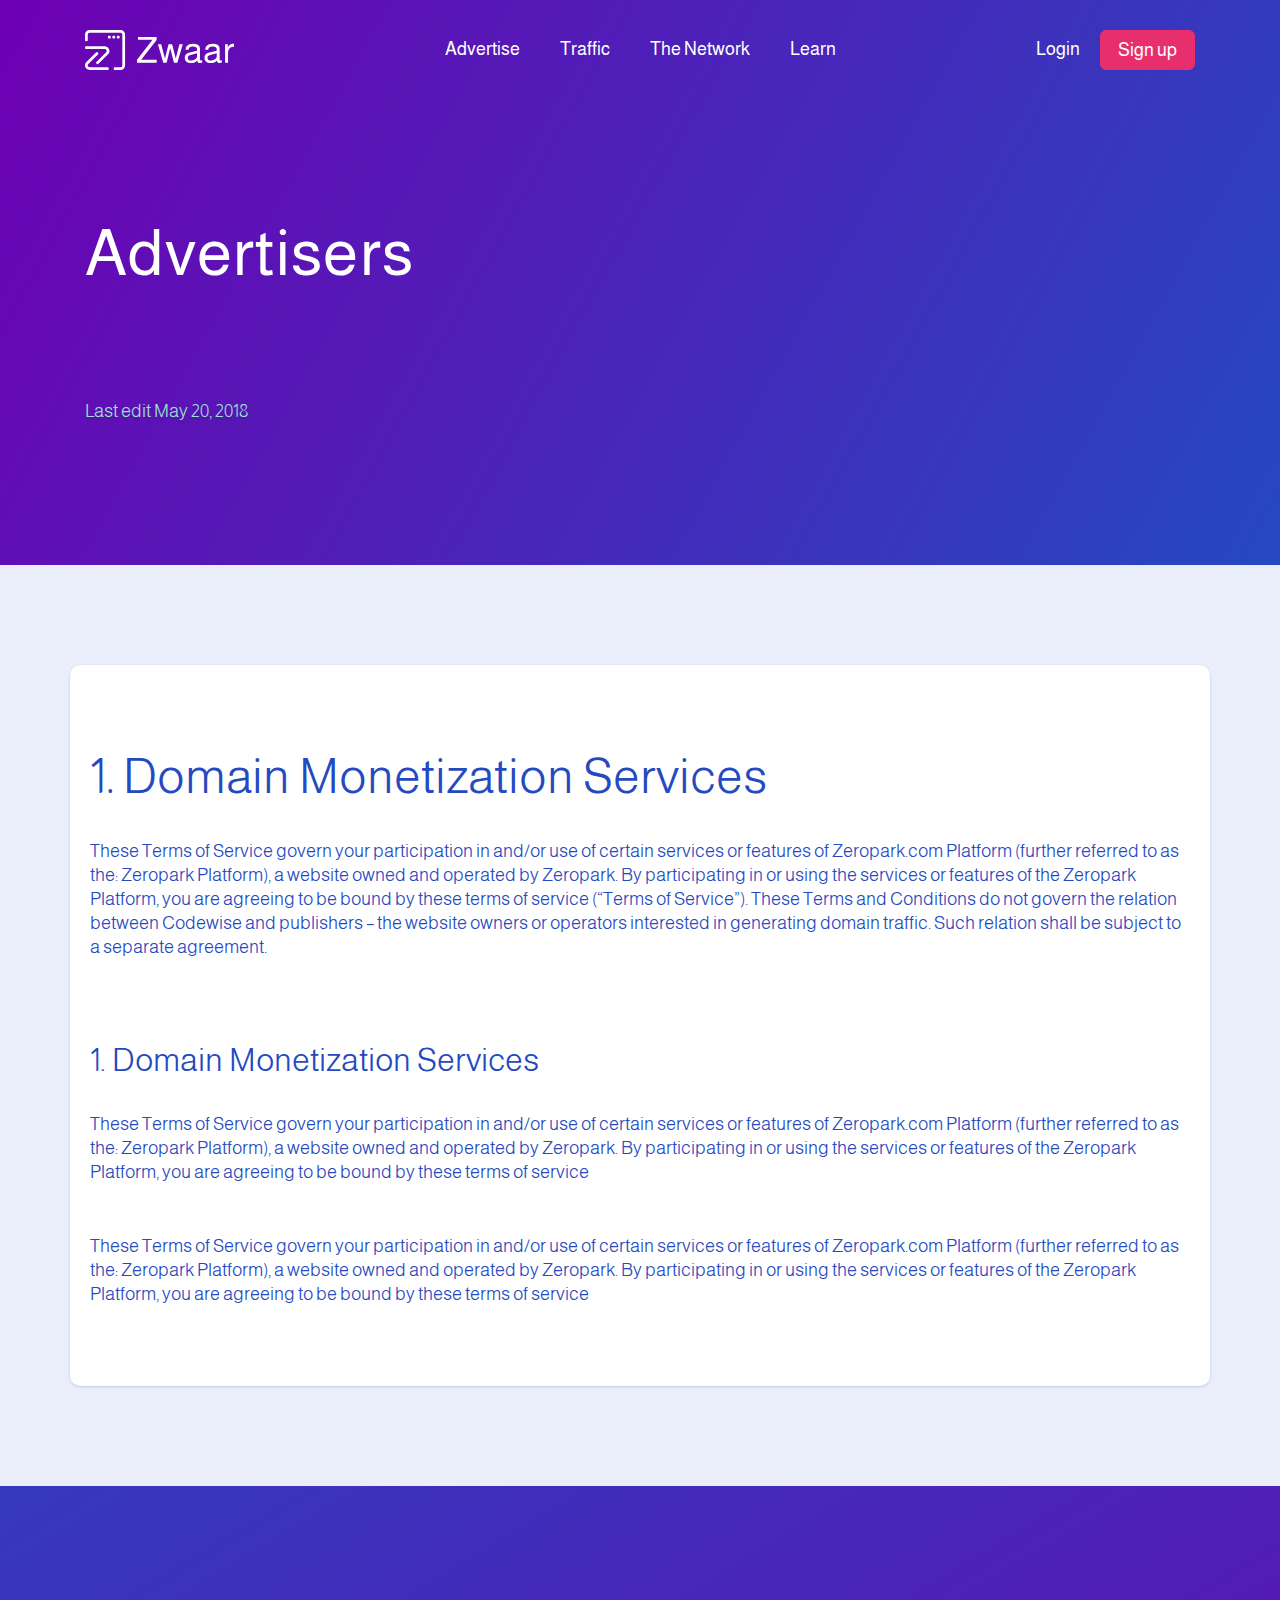
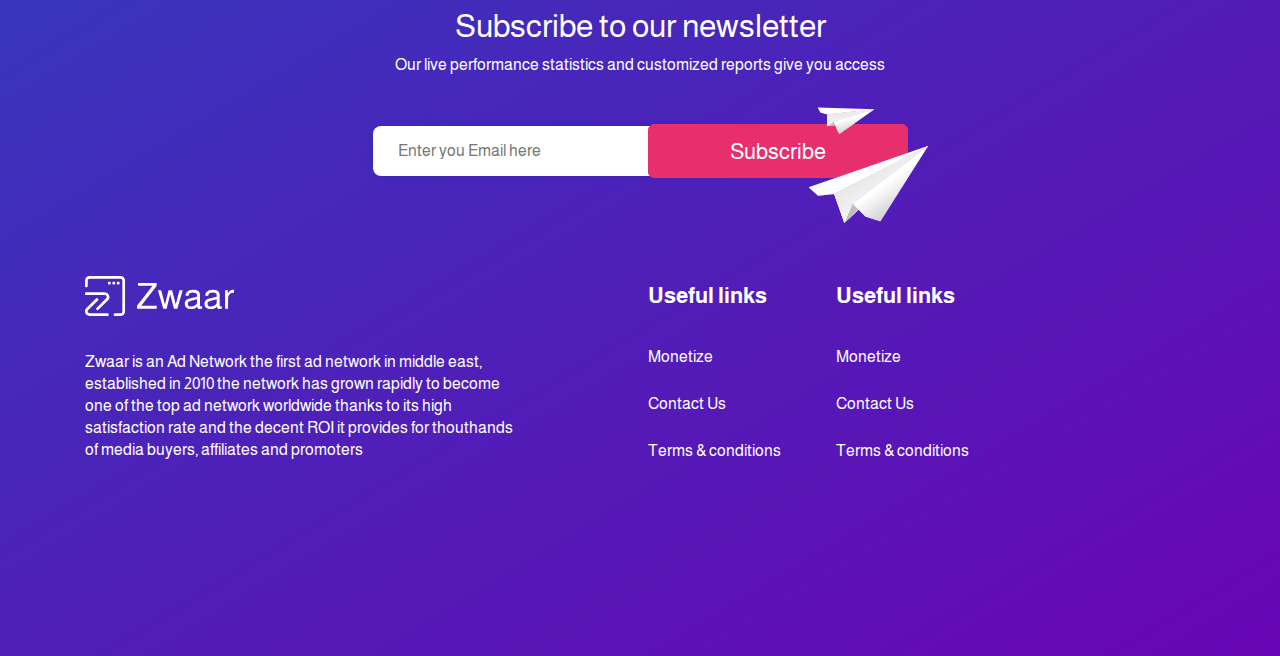
<file: privacy-policy.html>
<!DOCTYPE html>
<html lang="en" dir="ltr">

<head>
  <meta name="viewport" content="width=device-width, initial-scale=1, shrink-to-fit=no">
  <meta charset="utf-8">

  <link rel="stylesheet" href="https://stackpath.bootstrapcdn.com/bootstrap/4.4.1/css/bootstrap.min.css" integrity="sha384-Vkoo8x4CGsO3+Hhxv8T/Q5PaXtkKtu6ug5TOeNV6gBiFeWPGFN9MuhOf23Q9Ifjh" crossorigin="anonymous">
  <link rel="stylesheet" href="https://use.fontawesome.com/releases/v5.15.2/css/all.css" integrity="sha384-vSIIfh2YWi9wW0r9iZe7RJPrKwp6bG+s9QZMoITbCckVJqGCCRhc+ccxNcdpHuYu" crossorigin="anonymous">
  <link rel="stylesheet" href="assets/css/style.css">
  <link rel="stylesheet" href="assets/css/responsive.css">
  <link rel="stylesheet" href="assets/css/style-rtl.css">
  <title>Zwaar</title>
</head>

<body class="lb-bg">

  <header class="full-g overflow-hidden">


    <nav class="navbar navbar-expand-lg ">
      <div class="container">




        <div class="w-50  order-1 order-md-0">
          <a class="navbar-brand mx-auto" href="index.html"><img src="assets/images/logos/logo.svg" alt=""></a>
        </div>
        <button class="order-1  navbar-toggler" type="button" data-toggle="collapse" data-target=".dual-collapse2">
          <i class="fas fa-bars"></i>
        </button>

        <div class="navbar-collapse collapse mx-auto order-1 dual-collapse2 w-100">
          <ul class="navbar-nav mx-auto">
            <li class="nav-item active">
              <a class="nav-link" href="advertise-self-serving.html">Advertise</a>
            </li>
            <li class="nav-item">
              <a class="nav-link" href="advertise-smart-managed.html">Traffic</a>
            </li>
            <li class="nav-item">
              <a class="nav-link" href="monetize.html">The Network</a>
            </li>
            <li class="nav-item">
              <a class="nav-link" href="#">Learn</a>
            </li>
          </ul>

        </div>
        <div class="navbar-collapse collapse w-50 order-3 dual-collapse2">
          <ul class="navbar-nav ml-auto">
            <li class="nav-item">
              <a class="nav-link" href="#">Login</a>
            </li>
            <li class="nav-item red-btn">
              <a class="nav-link" href="#">Sign up</a>
            </li>
          </ul>
        </div>
      </div>
    </nav>


    <main class="g-banner">
      <div class="container">
        <h1 class="mb-100">Advertisers</h1>
        <p>Last edit May 20, 2018</p>
      </div>
    </main>



  </header>



<main class="p-policy mt-100 mb-100">
  <div class="container">
    <h1>1. Domain Monetization Services</h1>
    <p>
These Terms of Service govern your participation in and/or use of certain services or features of Zeropark.com Platform (further referred to as the: Zeropark Platform), a website owned and operated by Zeropark. By participating in or using the services or features of the Zeropark Platform, you are agreeing to be bound by these terms of service (“Terms of Service”). These Terms and Conditions do not govern the relation between Codewise and publishers – the website owners or operators interested in generating domain traffic. Such relation shall be subject to a separate agreement.
    </p>

    <h2>
1. Domain Monetization Services
    </h2>

    <p>
      These Terms of Service govern your participation in and/or use of certain services or features of Zeropark.com Platform (further referred to as the: Zeropark Platform), a website owned and operated by Zeropark. By participating in or using the services or features of the Zeropark Platform, you are agreeing to be bound by these terms of service
    </p>

    <p>
These Terms of Service govern your participation in and/or use of certain services or features of Zeropark.com Platform (further referred to as the: Zeropark Platform), a website owned and operated by Zeropark. By participating in or using the services or features of the Zeropark Platform, you are agreeing to be bound by these terms of service
    </p>
  </div>
</main>





  <footer>
    <div class="container newsletter-form">
      <div class="row text-center">
        <div class="col-lg-8 mx-auto">
          <h1>Subscribe to our newsletter</h1>
          <p>Our live performance statistics and customized reports give you access </p>
          <form class="d-block mx-auto my-5" action="index.html" method="post">
            <input type="text" name="" value="" placeholder="Enter you Email here">
            <div class="plane-btn">
              <div class="">
                <button class="red-btn" type="button" name="button">Subscribe</button>
                <img class="plane-b" src="assets/images/plane-b.svg" alt="">
                <img class="plane-s" src="assets/images/plane-s.svg" alt="">

              </div>
            </div>

          </form>
        </div>
      </div>
    </div>
    <div class="container bottom-footer">


      <div class="row">
        <div class="col-lg-6 col-md-12">
          <img src="assets/images/logos/logo.svg" alt="logo">
          <p class="">
            Zwaar is an Ad Network the first ad network in middle east, established in 2010 the network has grown rapidly to become one of the top ad network worldwide thanks to its high satisfaction rate and the decent ROI it provides for thouthands
            of media buyers, affiliates and promoters
          </p>
          <ul class="social-links">
            <li> <a href="#"><i class="fab fa-linkedin"></i></a> </li>
            <li> <a href="#"><i class="fab fa-facebook-square"></i></a> </li>
            <li> <a href="#"><i class="fab fa-twitter-square"></i></a> </li>
          </ul>
        </div>
        <div class="col-lg-2 col-6">
          <ul class="links">
            <h2>Useful links</h2>
            <li> <a href="#">
                <p>Monetize</p>
              </a> </li>
            <li> <a href="#">
                <p>Contact Us</p>
              </a> </li>
            <li> <a href="#">
                <p>Terms & conditions</p>
              </a> </li>
          </ul>
        </div>
        <div class="col-lg-2 col-6">
          <ul class="links">
            <h2>Useful links</h2>
            <li> <a href="#">
                <p>Monetize</p>
              </a> </li>
            <li> <a href="#">
                <p>Contact Us</p>
              </a> </li>
            <li> <a href="#">
                <p>Terms & conditions</p>
              </a> </li>
          </ul>
        </div>
      </div>

    </div>

  </footer>

  <script src="https://code.jquery.com/jquery-3.4.1.slim.min.js" integrity="sha384-J6qa4849blE2+poT4WnyKhv5vZF5SrPo0iEjwBvKU7imGFAV0wwj1yYfoRSJoZ+n" crossorigin="anonymous"></script>
  <script src="https://cdn.jsdelivr.net/npm/popper.js@1.16.0/dist/umd/popper.min.js" integrity="sha384-Q6E9RHvbIyZFJoft+2mJbHaEWldlvI9IOYy5n3zV9zzTtmI3UksdQRVvoxMfooAo" crossorigin="anonymous"></script>
  <script src="https://stackpath.bootstrapcdn.com/bootstrap/4.4.1/js/bootstrap.min.js" integrity="sha384-wfSDF2E50Y2D1uUdj0O3uMBJnjuUD4Ih7YwaYd1iqfktj0Uod8GCExl3Og8ifwB6" crossorigin="anonymous"></script>

  <script src="assets/js/script.js" type="text/javascript"></script>
</body>

</html>
</file>
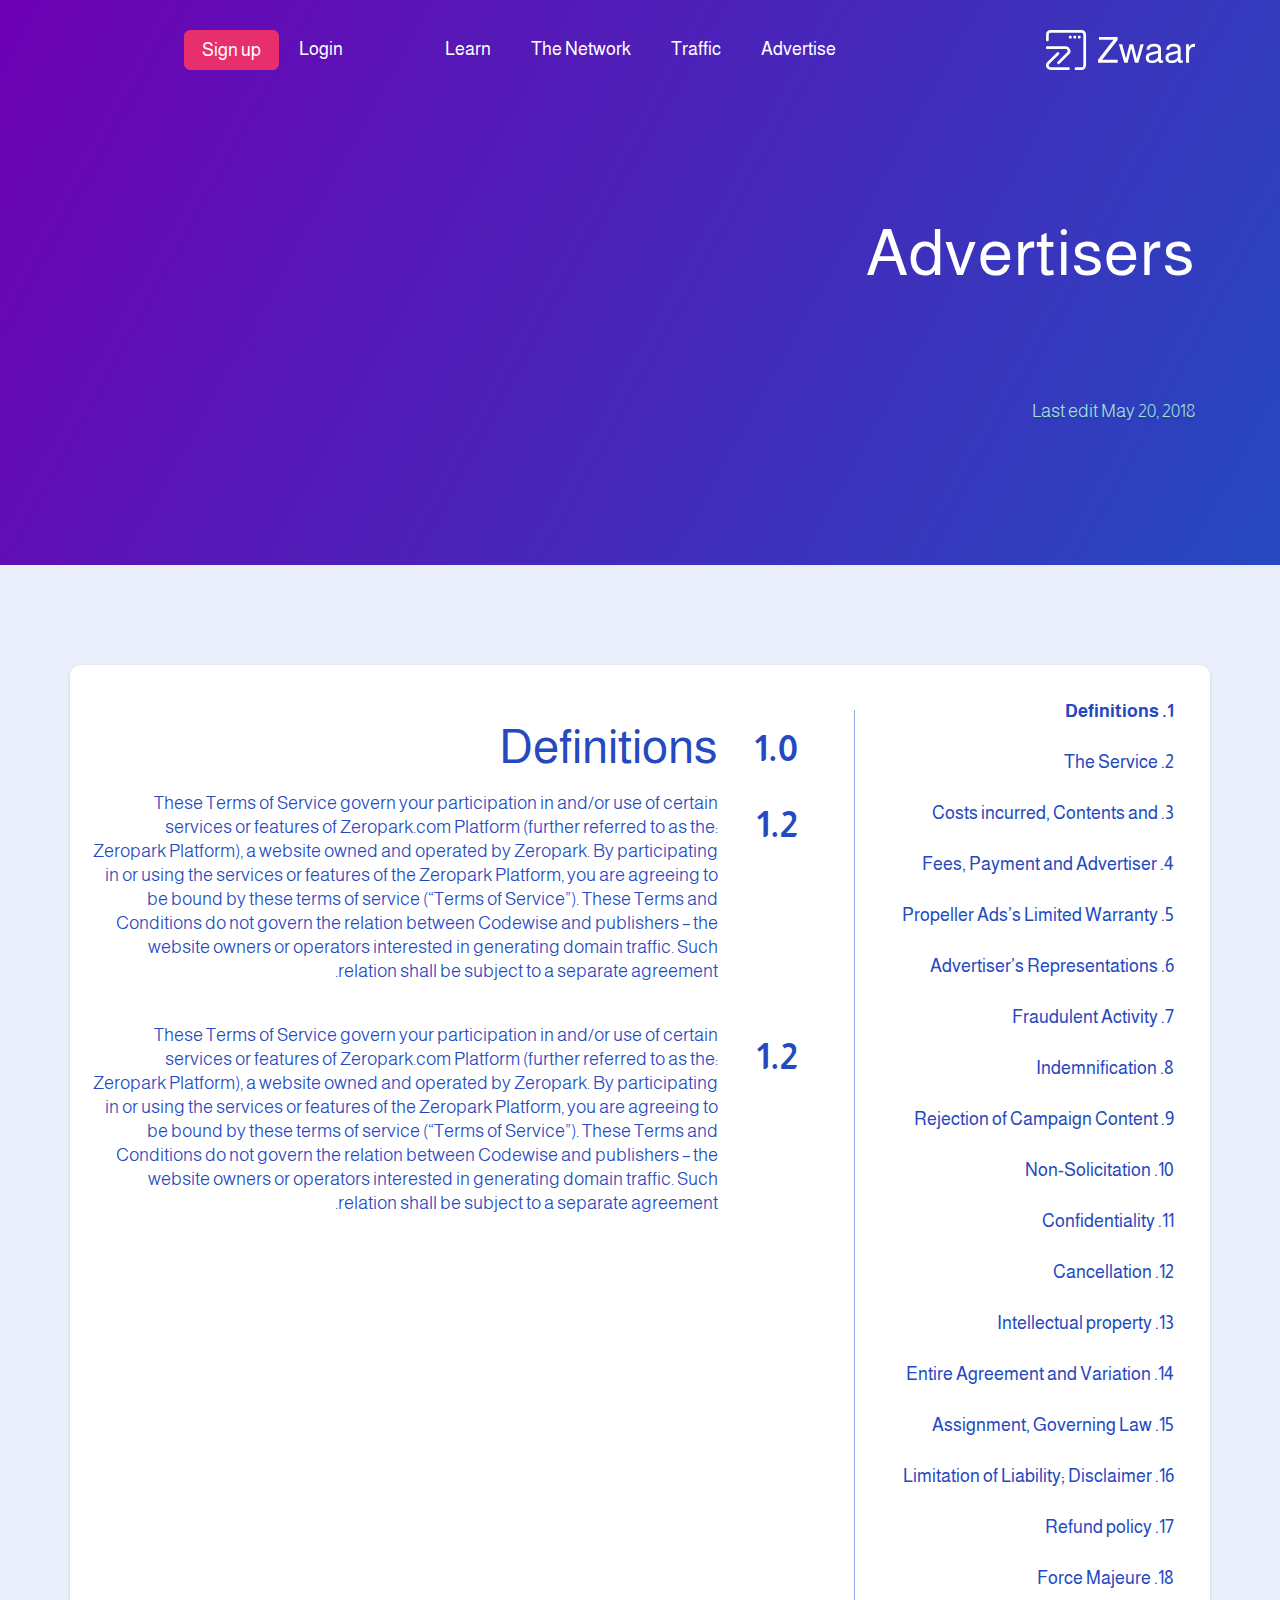
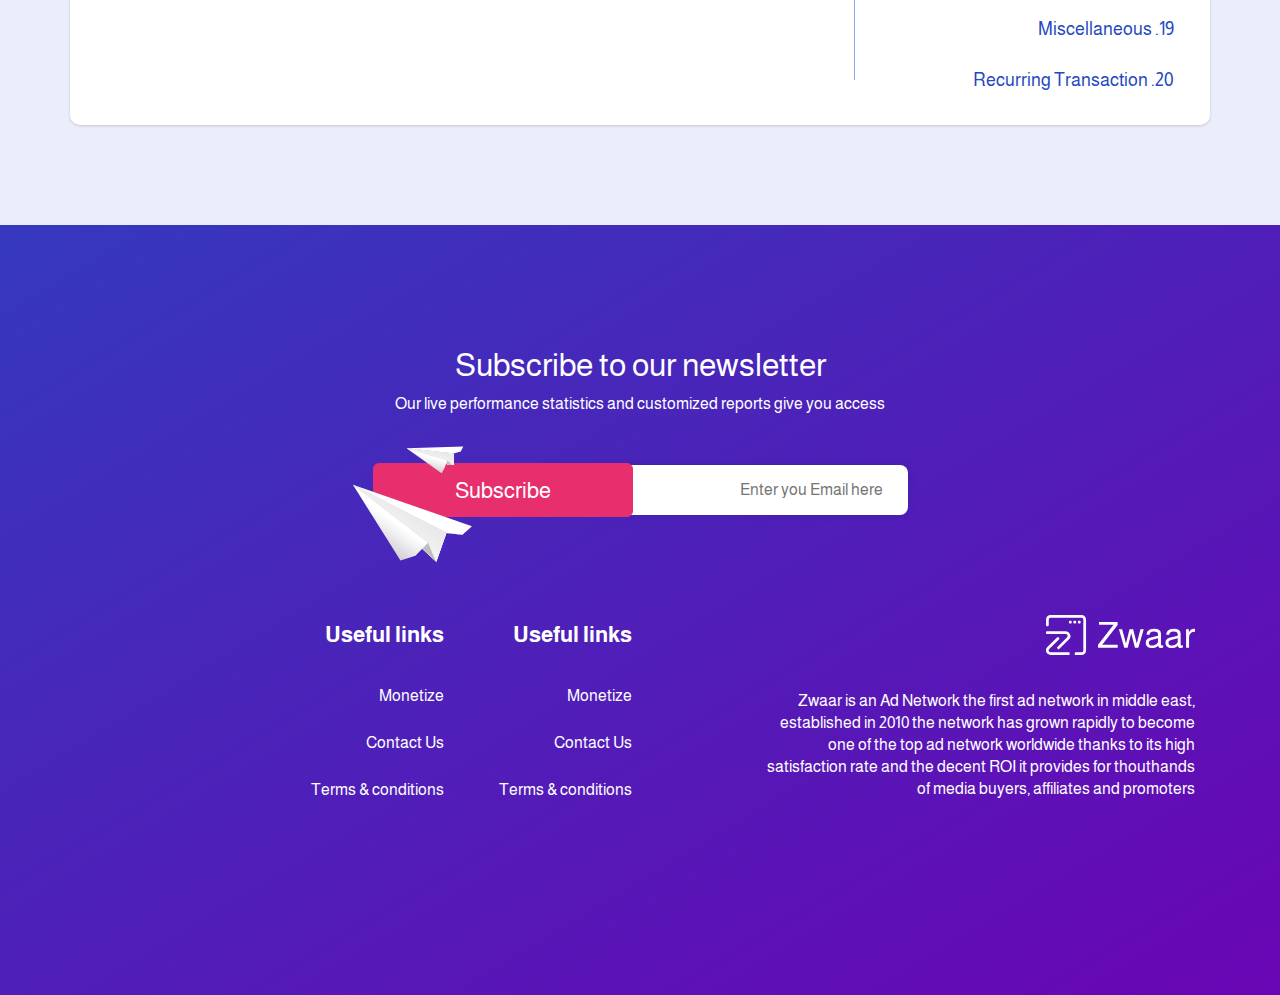
<file: terms-conditions.html>
<!DOCTYPE html>
<html lang="en" dir="rtl">

<head>
  <meta name="viewport" content="width=device-width, initial-scale=1, shrink-to-fit=no">
  <meta charset="utf-8">

  <link rel="stylesheet" href="https://stackpath.bootstrapcdn.com/bootstrap/4.4.1/css/bootstrap.min.css" integrity="sha384-Vkoo8x4CGsO3+Hhxv8T/Q5PaXtkKtu6ug5TOeNV6gBiFeWPGFN9MuhOf23Q9Ifjh" crossorigin="anonymous">
  <link rel="stylesheet" href="https://use.fontawesome.com/releases/v5.15.2/css/all.css" integrity="sha384-vSIIfh2YWi9wW0r9iZe7RJPrKwp6bG+s9QZMoITbCckVJqGCCRhc+ccxNcdpHuYu" crossorigin="anonymous">
  <link rel="stylesheet" href="assets/css/style.css">
  <link rel="stylesheet" href="assets/css/responsive.css">
  <link rel="stylesheet" href="assets/css/style-rtl.css">
  <title>Zwaar</title>
</head>

<body class="lb-bg">

  <header class="full-g overflow-hidden">


    <nav class="navbar navbar-expand-lg ">
      <div class="container">




        <div class="w-50  order-1 order-md-0">
          <a class="navbar-brand mx-auto" href="index.html"><img src="assets/images/logos/logo.svg" alt=""></a>
        </div>
        <button class="order-1  navbar-toggler" type="button" data-toggle="collapse" data-target=".dual-collapse2">
          <i class="fas fa-bars"></i>
        </button>

        <div class="navbar-collapse collapse mx-auto order-1 dual-collapse2 w-100">
          <ul class="navbar-nav mx-auto">
            <li class="nav-item active">
              <a class="nav-link" href="advertise-self-serving.html">Advertise</a>
            </li>
            <li class="nav-item">
              <a class="nav-link" href="advertise-smart-managed.html">Traffic</a>
            </li>
            <li class="nav-item">
              <a class="nav-link" href="monetize.html">The Network</a>
            </li>
            <li class="nav-item">
              <a class="nav-link" href="#">Learn</a>
            </li>
          </ul>

        </div>
        <div class="navbar-collapse collapse w-50 order-3 dual-collapse2">
          <ul class="navbar-nav ml-auto">
            <li class="nav-item">
              <a class="nav-link" href="#">Login</a>
            </li>
            <li class="nav-item red-btn">
              <a class="nav-link" href="#">Sign up</a>
            </li>
          </ul>
        </div>
      </div>
    </nav>


    <main class="g-banner">
      <div class="container">
        <h1 class="mb-100">Advertisers</h1>
        <p>Last edit May 20, 2018</p>
      </div>
    </main>



  </header>



  <main class="t-conditions  mt-100 mb-100">
    <div class="container">
      <div class="row t-conditions-tabs">
        <div class="col-md-4 tab-side d-none d-md-block">
          <ul class="nav nav-tabs">
            <li class="nav-item">
              <a class="nav-link active" data-toggle="tab" href="#definitions">
                1. Definitions</a>
            </li>
            <li class="nav-item">
              <a class="nav-link" data-toggle="tab" href="#service">
                2. The Service
              </a>
            </li>
            <li class="nav-item">
              <a class="nav-link" data-toggle="tab" href="#costs">
                3. Costs incurred, Contents and
              </a>
            </li>
            <li class="nav-item">
              <a class="nav-link" data-toggle="tab" href="#fees">
                4. Fees, Payment and Advertiser
              </a>
            </li>
            <li class="nav-item">
              <a class="nav-link" data-toggle="tab" href="#propeller">
                5. Propeller Ads’s Limited Warranty

              </a>
            </li>
            <li class="nav-item">
              <a class="nav-link" data-toggle="tab" href="#ads">
                6. Advertiser’s Representations

              </a>
            </li>
            <li class="nav-item">
              <a class="nav-link" data-toggle="tab" href="#fraudulent">
                7. Fraudulent Activity

              </a>
            </li>
            <li class="nav-item">
              <a class="nav-link" data-toggle="tab" href="#indemnification">
                8. Indemnification

              </a>
            </li>
            <li class="nav-item">
              <a class="nav-link" data-toggle="tab" href="#rejection">
                9. Rejection of Campaign Content
              </a>
            </li>
            <li class="nav-item">
              <a class="nav-link" data-toggle="tab" href="#soicitation">
                10. Non-Solicitation
              </a>
            </li>
            <li class="nav-item">
              <a class="nav-link" data-toggle="tab" href="#confidentiality">
                11. Confidentiality
              </a>
            </li>
            <li class="nav-item">
              <a class="nav-link" data-toggle="tab" href="#cancellation">
                12. Cancellation
              </a>
            </li>
            <li class="nav-item">
              <a class="nav-link" data-toggle="tab" href="#intellectual">
                13. Intellectual property
              </a>
            </li>
            <li class="nav-item">
              <a class="nav-link" data-toggle="tab" href="#agreement">
                14. Entire Agreement and Variation
              </a>
            </li>
            <li class="nav-item">
              <a class="nav-link" data-toggle="tab" href="#assignment">
                15. Assignment, Governing Law
              </a>
            </li>
            <li class="nav-item">
              <a class="nav-link" data-toggle="tab" href="#limitaion">
                16. Limitation of Liability; Disclaimer
              </a>
            </li>
            <li class="nav-item">
              <a class="nav-link" data-toggle="tab" href="#refund">
                17. Refund policy
              </a>
            </li>
            <li class="nav-item">
              <a class="nav-link" data-toggle="tab" href="#force">
                18. Force Majeure
              </a>
            </li>
            <li class="nav-item">
              <a class="nav-link" data-toggle="tab" href="#micelleaneous">
                19. Miscellaneous
              </a>
            </li>
            <li class="nav-item">
              <a class="nav-link" data-toggle="tab" href="#recurring">
                20. Recurring Transaction
              </a>
            </li>

          </ul>
        </div>
        <div class="col-md-8 content-side">
          <!-- Tab panes -->
          <div class="tab-content">
            <div id="definitions" class="container tab-pane active">
              <h1> <span>1.0</span> <span> Definitions </span></h1>

              <p> <span>1.2</span>
                <span>
                  These Terms of Service govern your participation in and/or use of certain services or features of Zeropark.com Platform (further referred to as the: Zeropark Platform), a website owned and operated by Zeropark. By participating
                  in or using the services or features of the Zeropark Platform, you are agreeing to be bound by these terms of service (“Terms of Service”). These Terms and Conditions do not govern the relation between Codewise and publishers – the
                  website owners or operators interested in generating domain traffic. Such relation shall be subject to a separate agreement.
                </span>
              </p>
              <p> <span>1.2</span>
                <span>
                  These Terms of Service govern your participation in and/or use of certain services or features of Zeropark.com Platform (further referred to as the: Zeropark Platform), a website owned and operated by Zeropark. By participating
                  in or using the services or features of the Zeropark Platform, you are agreeing to be bound by these terms of service (“Terms of Service”). These Terms and Conditions do not govern the relation between Codewise and publishers – the
                  website owners or operators interested in generating domain traffic. Such relation shall be subject to a separate agreement.
                </span>
              </p>
            </div>

            <div id="service" class="container tab-pane fade">
              <h1> <span>1.0</span> <span> Service </span></h1>
              <p> <span>1.2</span>
                <span>
                  These Terms of Service govern your participation in and/or use of certain services or features of Zeropark.com Platform (further referred to as the: Zeropark Platform), a website owned and operated by Zeropark. By participating
                  in or using the services or features of the Zeropark Platform, you are agreeing to be bound by these terms of service (“Terms of Service”). These Terms and Conditions do not govern the relation between Codewise and publishers – the
                  website owners or operators interested in generating domain traffic. Such relation shall be subject to a separate agreement.
                </span>
              </p>
            </div>

            <div id="costs" class="container tab-pane fade">
              <h1> <span>1.0</span> <span> Costs </span></h1>
              <p> <span>1.2</span>
                <span>
                  These Terms of Service govern your participation in and/or use of certain services or features of Zeropark.com Platform (further referred to as the: Zeropark Platform), a website owned and operated by Zeropark. By participating
                  in or using the services or features of the Zeropark Platform, you are agreeing to be bound by these terms of service (“Terms of Service”). These Terms and Conditions do not govern the relation between Codewise and publishers – the
                  website owners or operators interested in generating domain traffic. Such relation shall be subject to a separate agreement.
                </span>
              </p>
            </div>

            <div id="fees" class="container tab-pane fade">
              <h1> <span>1.0</span> <span> Fees </span></h1>
              <p> <span>1.2</span>
                <span>
                  These Terms of Service govern your participation in and/or use of certain services or features of Zeropark.com Platform (further referred to as the: Zeropark Platform), a website owned and operated by Zeropark. By participating
                  in or using the services or features of the Zeropark Platform, you are agreeing to be bound by these terms of service (“Terms of Service”). These Terms and Conditions do not govern the relation between Codewise and publishers – the
                  website owners or operators interested in generating domain traffic. Such relation shall be subject to a separate agreement.
                </span>
              </p>
            </div>

            <div id="propeller" class="container tab-pane fade">
              <h1> <span>1.0</span> <span> Service </span></h1>
              <p> <span>1.2</span>
                <span>
                  These Terms of Service govern your participation in and/or use of certain services or features of Zeropark.com Platform (further referred to as the: Zeropark Platform), a website owned and operated by Zeropark. By participating
                  in or using the services or features of the Zeropark Platform, you are agreeing to be bound by these terms of service (“Terms of Service”). These Terms and Conditions do not govern the relation between Codewise and publishers – the
                  website owners or operators interested in generating domain traffic. Such relation shall be subject to a separate agreement.
                </span>
              </p>
            </div>

            <div id="ads" class="container tab-pane fade">
              <h1> <span>1.0</span> <span> Service </span></h1>
              <p> <span>1.2</span>
                <span>
                  These Terms of Service govern your participation in and/or use of certain services or features of Zeropark.com Platform (further referred to as the: Zeropark Platform), a website owned and operated by Zeropark. By participating
                  in or using the services or features of the Zeropark Platform, you are agreeing to be bound by these terms of service (“Terms of Service”). These Terms and Conditions do not govern the relation between Codewise and publishers – the
                  website owners or operators interested in generating domain traffic. Such relation shall be subject to a separate agreement.
                </span>
              </p>
            </div>

            <div id="fraudulent" class="container tab-pane fade">
              <h1> <span>1.0</span> <span> Service </span></h1>
              <p> <span>1.2</span>
                <span>
                  These Terms of Service govern your participation in and/or use of certain services or features of Zeropark.com Platform (further referred to as the: Zeropark Platform), a website owned and operated by Zeropark. By participating
                  in or using the services or features of the Zeropark Platform, you are agreeing to be bound by these terms of service (“Terms of Service”). These Terms and Conditions do not govern the relation between Codewise and publishers – the
                  website owners or operators interested in generating domain traffic. Such relation shall be subject to a separate agreement.
                </span>
              </p>
            </div>

            <div id="indemnification" class="container tab-pane fade">
              <h1> <span>1.0</span> <span> Service </span></h1>
              <p> <span>1.2</span>
                <span>
                  These Terms of Service govern your participation in and/or use of certain services or features of Zeropark.com Platform (further referred to as the: Zeropark Platform), a website owned and operated by Zeropark. By participating
                  in or using the services or features of the Zeropark Platform, you are agreeing to be bound by these terms of service (“Terms of Service”). These Terms and Conditions do not govern the relation between Codewise and publishers – the
                  website owners or operators interested in generating domain traffic. Such relation shall be subject to a separate agreement.
                </span>
              </p>
            </div>

            <div id="rejection" class="container tab-pane fade">
              <h1> <span>1.0</span> <span> Service </span></h1>
              <p> <span>1.2</span>
                <span>
                  These Terms of Service govern your participation in and/or use of certain services or features of Zeropark.com Platform (further referred to as the: Zeropark Platform), a website owned and operated by Zeropark. By participating
                  in or using the services or features of the Zeropark Platform, you are agreeing to be bound by these terms of service (“Terms of Service”). These Terms and Conditions do not govern the relation between Codewise and publishers – the
                  website owners or operators interested in generating domain traffic. Such relation shall be subject to a separate agreement.
                </span>
              </p>
            </div>

            <div id="soicitation" class="container tab-pane fade">
              <h1> <span>1.0</span> <span> Service </span></h1>
              <p> <span>1.2</span>
                <span>
                  These Terms of Service govern your participation in and/or use of certain services or features of Zeropark.com Platform (further referred to as the: Zeropark Platform), a website owned and operated by Zeropark. By participating
                  in or using the services or features of the Zeropark Platform, you are agreeing to be bound by these terms of service (“Terms of Service”). These Terms and Conditions do not govern the relation between Codewise and publishers – the
                  website owners or operators interested in generating domain traffic. Such relation shall be subject to a separate agreement.
                </span>
              </p>
            </div>

            <div id="confidentiality" class="container tab-pane fade">
              <h1> <span>1.0</span> <span> Service </span></h1>
              <p> <span>1.2</span>
                <span>
                  These Terms of Service govern your participation in and/or use of certain services or features of Zeropark.com Platform (further referred to as the: Zeropark Platform), a website owned and operated by Zeropark. By participating
                  in or using the services or features of the Zeropark Platform, you are agreeing to be bound by these terms of service (“Terms of Service”). These Terms and Conditions do not govern the relation between Codewise and publishers – the
                  website owners or operators interested in generating domain traffic. Such relation shall be subject to a separate agreement.
                </span>
              </p>
            </div>

            <div id="cancellation" class="container tab-pane fade">
              <h1> <span>1.0</span> <span> Service </span></h1>
              <p> <span>1.2</span>
                <span>
                  These Terms of Service govern your participation in and/or use of certain services or features of Zeropark.com Platform (further referred to as the: Zeropark Platform), a website owned and operated by Zeropark. By participating
                  in or using the services or features of the Zeropark Platform, you are agreeing to be bound by these terms of service (“Terms of Service”). These Terms and Conditions do not govern the relation between Codewise and publishers – the
                  website owners or operators interested in generating domain traffic. Such relation shall be subject to a separate agreement.
                </span>
              </p>
            </div>

            <div id="intellectual" class="container tab-pane fade">
              <h1> <span>1.0</span> <span> Service </span></h1>
              <p> <span>1.2</span>
                <span>
                  These Terms of Service govern your participation in and/or use of certain services or features of Zeropark.com Platform (further referred to as the: Zeropark Platform), a website owned and operated by Zeropark. By participating
                  in or using the services or features of the Zeropark Platform, you are agreeing to be bound by these terms of service (“Terms of Service”). These Terms and Conditions do not govern the relation between Codewise and publishers – the
                  website owners or operators interested in generating domain traffic. Such relation shall be subject to a separate agreement.
                </span>
              </p>
            </div>

            <div id="agreement" class="container tab-pane fade">
              <h1> <span>1.0</span> <span> Service </span></h1>
              <p> <span>1.2</span>
                <span>
                  These Terms of Service govern your participation in and/or use of certain services or features of Zeropark.com Platform (further referred to as the: Zeropark Platform), a website owned and operated by Zeropark. By participating
                  in or using the services or features of the Zeropark Platform, you are agreeing to be bound by these terms of service (“Terms of Service”). These Terms and Conditions do not govern the relation between Codewise and publishers – the
                  website owners or operators interested in generating domain traffic. Such relation shall be subject to a separate agreement.
                </span>
              </p>
            </div>

            <div id="assignment" class="container tab-pane fade">
              <h1> <span>1.0</span> <span> Service </span></h1>
              <p> <span>1.2</span>
                <span>
                  These Terms of Service govern your participation in and/or use of certain services or features of Zeropark.com Platform (further referred to as the: Zeropark Platform), a website owned and operated by Zeropark. By participating
                  in or using the services or features of the Zeropark Platform, you are agreeing to be bound by these terms of service (“Terms of Service”). These Terms and Conditions do not govern the relation between Codewise and publishers – the
                  website owners or operators interested in generating domain traffic. Such relation shall be subject to a separate agreement.
                </span>
              </p>
            </div>

            <div id="limitaion" class="container tab-pane fade">
              <h1> <span>1.0</span> <span> Service </span></h1>
              <p> <span>1.2</span>
                <span>
                  These Terms of Service govern your participation in and/or use of certain services or features of Zeropark.com Platform (further referred to as the: Zeropark Platform), a website owned and operated by Zeropark. By participating
                  in or using the services or features of the Zeropark Platform, you are agreeing to be bound by these terms of service (“Terms of Service”). These Terms and Conditions do not govern the relation between Codewise and publishers – the
                  website owners or operators interested in generating domain traffic. Such relation shall be subject to a separate agreement.
                </span>
              </p>
            </div>

            <div id="refund" class="container tab-pane fade">
              <h1> <span>1.0</span> <span> Service </span></h1>
              <p> <span>1.2</span>
                <span>
                  These Terms of Service govern your participation in and/or use of certain services or features of Zeropark.com Platform (further referred to as the: Zeropark Platform), a website owned and operated by Zeropark. By participating
                  in or using the services or features of the Zeropark Platform, you are agreeing to be bound by these terms of service (“Terms of Service”). These Terms and Conditions do not govern the relation between Codewise and publishers – the
                  website owners or operators interested in generating domain traffic. Such relation shall be subject to a separate agreement.
                </span>
              </p>
            </div>

            <div id="force" class="container tab-pane fade">
              <h1> <span>1.0</span> <span> Service </span></h1>
              <p> <span>1.2</span>
                <span>
                  These Terms of Service govern your participation in and/or use of certain services or features of Zeropark.com Platform (further referred to as the: Zeropark Platform), a website owned and operated by Zeropark. By participating
                  in or using the services or features of the Zeropark Platform, you are agreeing to be bound by these terms of service (“Terms of Service”). These Terms and Conditions do not govern the relation between Codewise and publishers – the
                  website owners or operators interested in generating domain traffic. Such relation shall be subject to a separate agreement.
                </span>
              </p>
            </div>

            <div id="micelleaneous" class="container tab-pane fade">
              <h1> <span>1.0</span> <span> Service </span></h1>
              <p> <span>1.2</span>
                <span>
                  These Terms of Service govern your participation in and/or use of certain services or features of Zeropark.com Platform (further referred to as the: Zeropark Platform), a website owned and operated by Zeropark. By participating
                  in or using the services or features of the Zeropark Platform, you are agreeing to be bound by these terms of service (“Terms of Service”). These Terms and Conditions do not govern the relation between Codewise and publishers – the
                  website owners or operators interested in generating domain traffic. Such relation shall be subject to a separate agreement.
                </span>
              </p>
            </div>

            <div id="recurring" class="container tab-pane fade">
              <h1> <span>1.0</span> <span> Service </span></h1>
              <p> <span>1.2</span>
                <span>
                  These Terms of Service govern your participation in and/or use of certain services or features of Zeropark.com Platform (further referred to as the: Zeropark Platform), a website owned and operated by Zeropark. By participating
                  in or using the services or features of the Zeropark Platform, you are agreeing to be bound by these terms of service (“Terms of Service”). These Terms and Conditions do not govern the relation between Codewise and publishers – the
                  website owners or operators interested in generating domain traffic. Such relation shall be subject to a separate agreement.
                </span>
              </p>
            </div>

          </div>
        </div>



      </div>
    </div>
  </main>





  <footer>
    <div class="container newsletter-form">
      <div class="row text-center">
        <div class="col-lg-8 mx-auto">
          <h1>Subscribe to our newsletter</h1>
          <p>Our live performance statistics and customized reports give you access </p>
          <form class="d-block mx-auto my-5" action="index.html" method="post">
            <input type="text" name="" value="" placeholder="Enter you Email here">
            <div class="plane-btn">
              <div class="">
                <button class="red-btn" type="button" name="button">Subscribe</button>
                <img class="plane-b" src="assets/images/plane-b.svg" alt="">
                <img class="plane-s" src="assets/images/plane-s.svg" alt="">

              </div>
            </div>

          </form>
        </div>
      </div>
    </div>
    <div class="container bottom-footer">


      <div class="row">
        <div class="col-lg-6 col-md-12">
          <img src="assets/images/logos/logo.svg" alt="logo">
          <p class="">
            Zwaar is an Ad Network the first ad network in middle east, established in 2010 the network has grown rapidly to become one of the top ad network worldwide thanks to its high satisfaction rate and the decent ROI it provides for thouthands
            of media buyers, affiliates and promoters
          </p>
          <ul class="social-links">
            <li> <a href="#"><i class="fab fa-linkedin"></i></a> </li>
            <li> <a href="#"><i class="fab fa-facebook-square"></i></a> </li>
            <li> <a href="#"><i class="fab fa-twitter-square"></i></a> </li>
          </ul>
        </div>
        <div class="col-lg-2 col-6">
          <ul class="links">
            <h2>Useful links</h2>
            <li> <a href="#">
                <p>Monetize</p>
              </a> </li>
            <li> <a href="#">
                <p>Contact Us</p>
              </a> </li>
            <li> <a href="#">
                <p>Terms & conditions</p>
              </a> </li>
          </ul>
        </div>
        <div class="col-lg-2 col-6">
          <ul class="links">
            <h2>Useful links</h2>
            <li> <a href="#">
                <p>Monetize</p>
              </a> </li>
            <li> <a href="#">
                <p>Contact Us</p>
              </a> </li>
            <li> <a href="#">
                <p>Terms & conditions</p>
              </a> </li>
          </ul>
        </div>
      </div>

    </div>

  </footer>

  <script src="https://code.jquery.com/jquery-3.4.1.slim.min.js" integrity="sha384-J6qa4849blE2+poT4WnyKhv5vZF5SrPo0iEjwBvKU7imGFAV0wwj1yYfoRSJoZ+n" crossorigin="anonymous"></script>
  <script src="https://cdn.jsdelivr.net/npm/popper.js@1.16.0/dist/umd/popper.min.js" integrity="sha384-Q6E9RHvbIyZFJoft+2mJbHaEWldlvI9IOYy5n3zV9zzTtmI3UksdQRVvoxMfooAo" crossorigin="anonymous"></script>
  <script src="https://stackpath.bootstrapcdn.com/bootstrap/4.4.1/js/bootstrap.min.js" integrity="sha384-wfSDF2E50Y2D1uUdj0O3uMBJnjuUD4Ih7YwaYd1iqfktj0Uod8GCExl3Og8ifwB6" crossorigin="anonymous"></script>

  <script src="assets/js/script.js" type="text/javascript"></script>
</body>

</html>
</file>
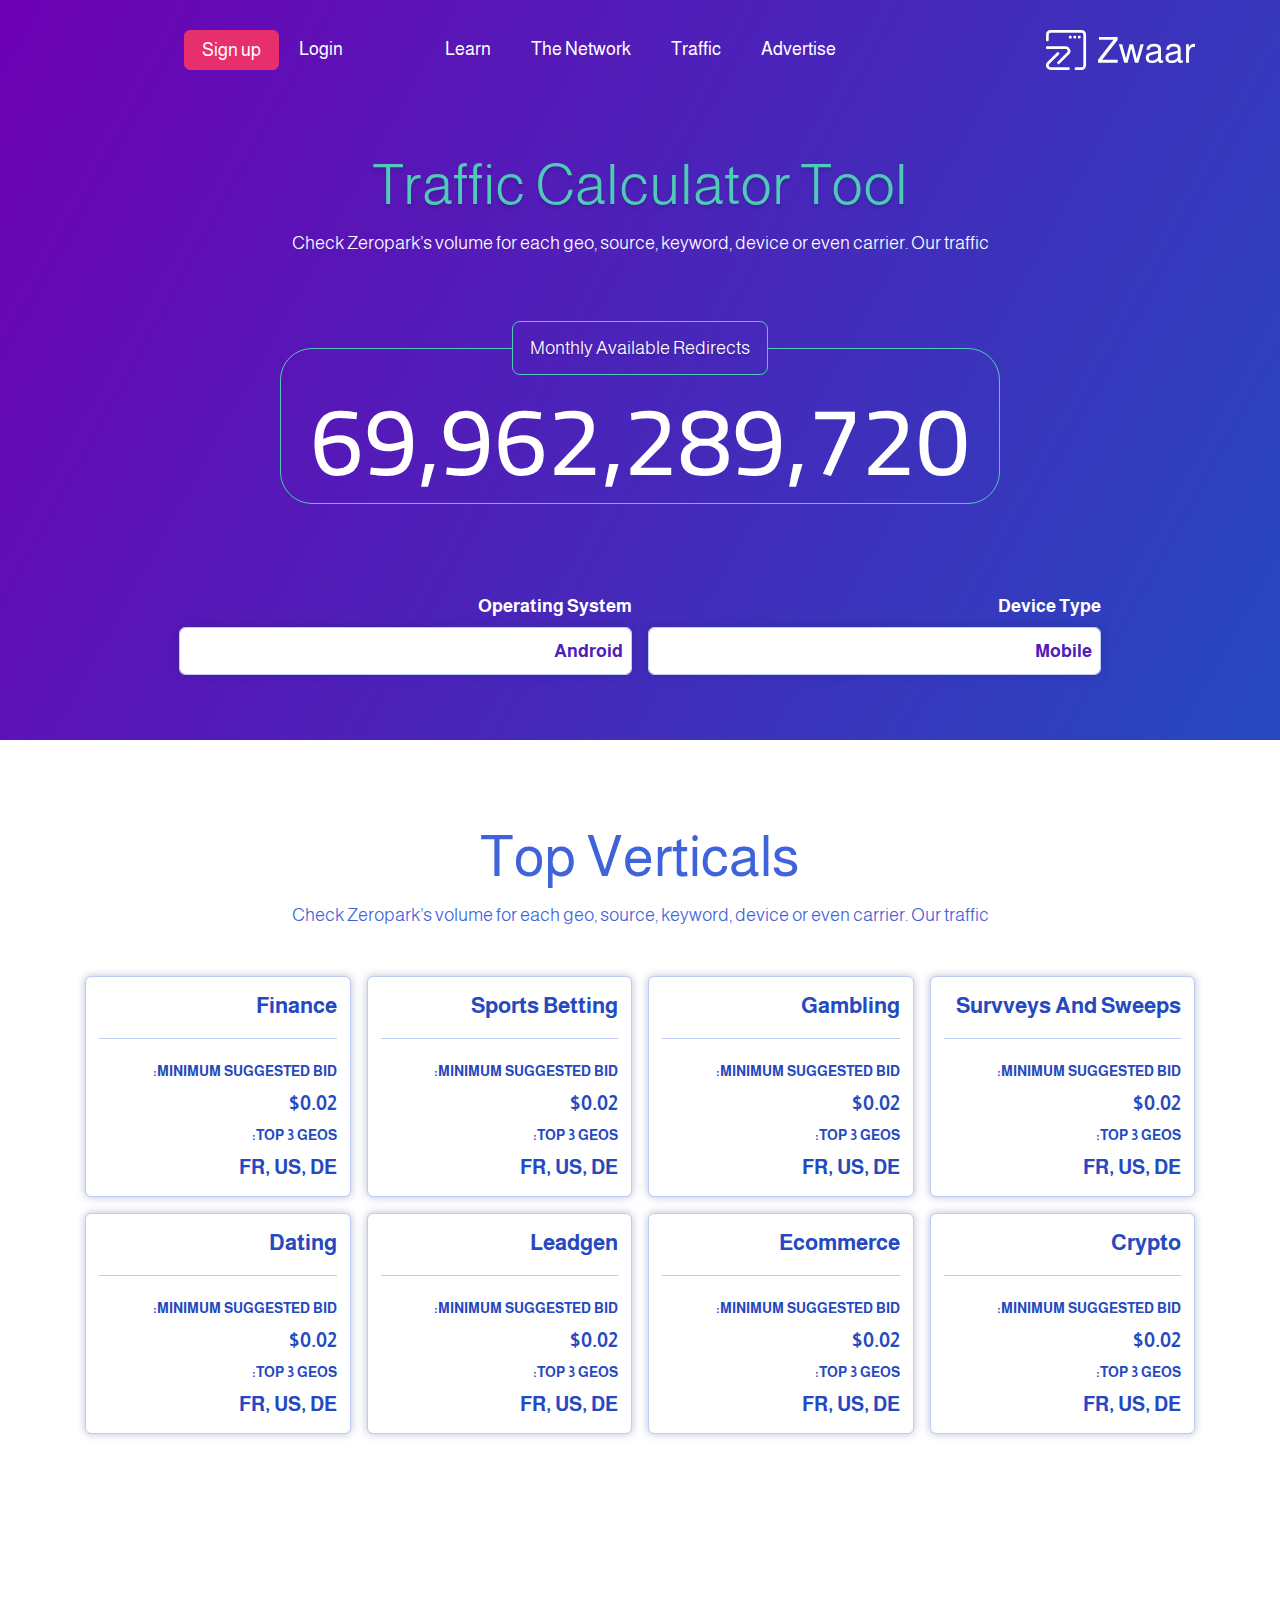
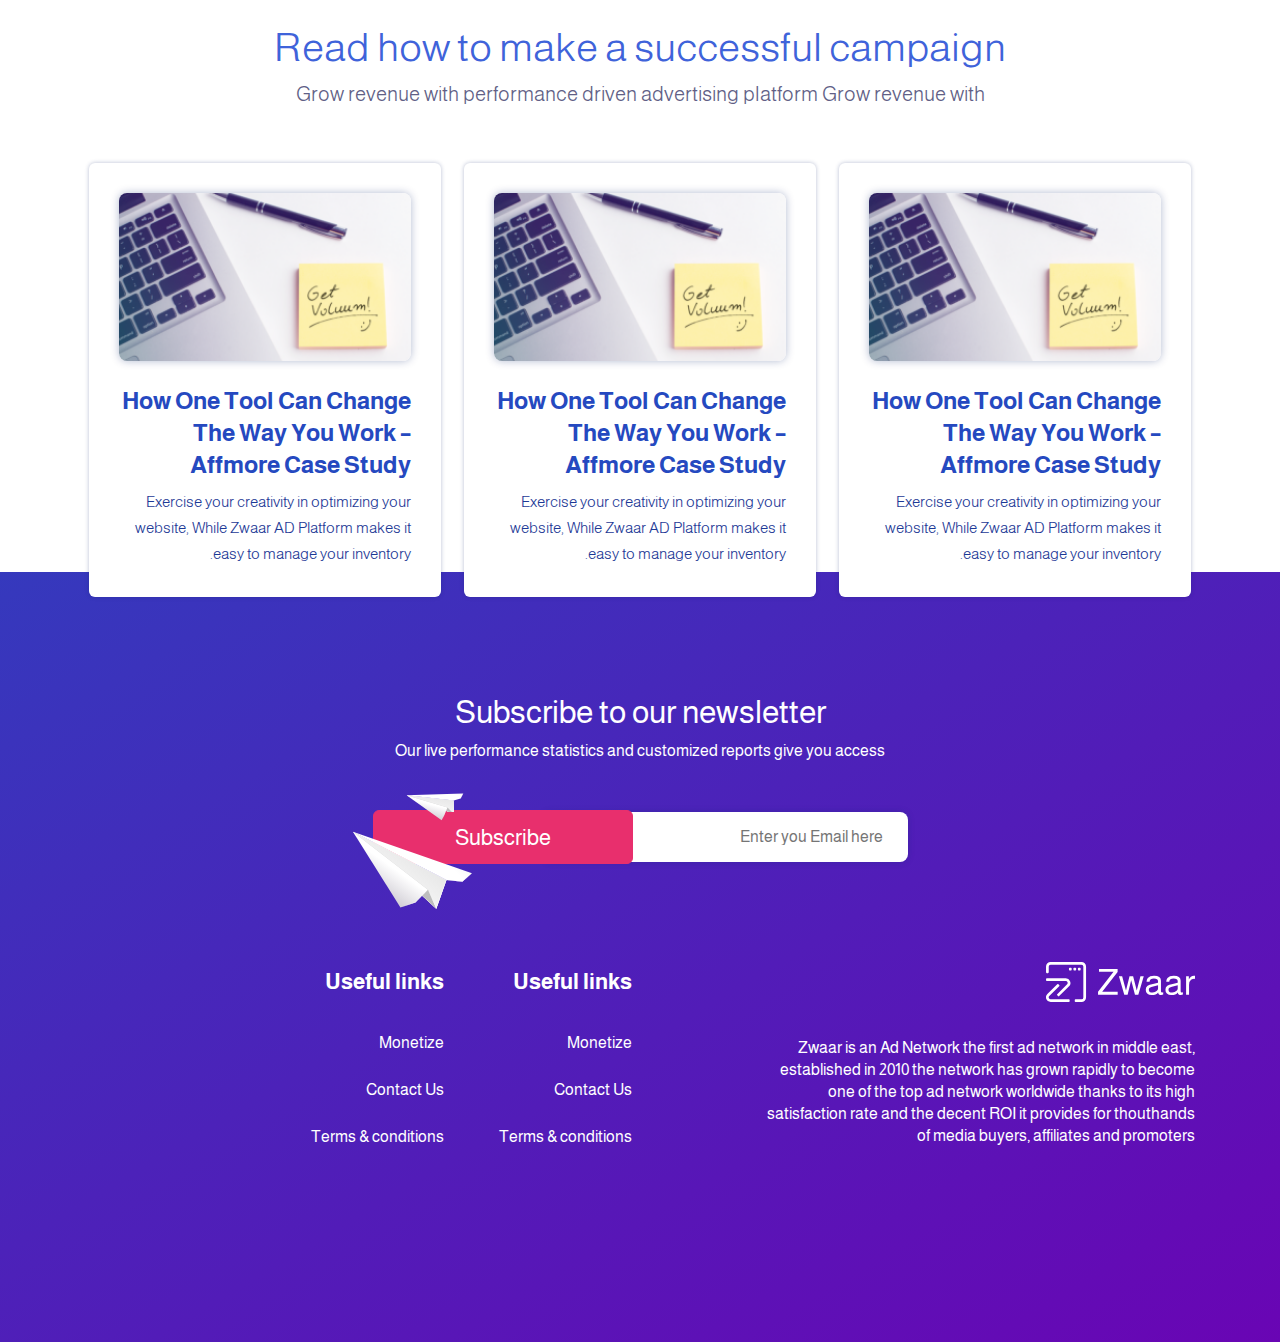
<file: traffic.html>
<!DOCTYPE html>
<html lang="en" dir="rtl">

<head>
  <meta name="viewport" content="width=device-width, initial-scale=1, shrink-to-fit=no">
  <meta charset="utf-8">

  <link rel="stylesheet" href="https://stackpath.bootstrapcdn.com/bootstrap/4.4.1/css/bootstrap.min.css" integrity="sha384-Vkoo8x4CGsO3+Hhxv8T/Q5PaXtkKtu6ug5TOeNV6gBiFeWPGFN9MuhOf23Q9Ifjh" crossorigin="anonymous">
  <link rel="stylesheet" href="https://use.fontawesome.com/releases/v5.15.2/css/all.css" integrity="sha384-vSIIfh2YWi9wW0r9iZe7RJPrKwp6bG+s9QZMoITbCckVJqGCCRhc+ccxNcdpHuYu" crossorigin="anonymous">
  <link rel="stylesheet" href="assets/css/style.css">
  <link rel="stylesheet" href="assets/css/responsive.css">
  <link rel="stylesheet" href="assets/css/style-rtl.css">
  <title>Zwaar</title>
</head>

<body>

  <header class="full-g overflow-hidden">


    <nav class="navbar navbar-expand-lg ">
      <div class="container">




        <div class="w-50  order-1 order-md-0">
          <a class="navbar-brand mx-auto" href="index.html"><img src="assets/images/logos/logo.svg" alt=""></a>
        </div>
        <button class="order-1  navbar-toggler" type="button" data-toggle="collapse" data-target=".dual-collapse2">
          <i class="fas fa-bars"></i>
        </button>

        <div class="navbar-collapse collapse mx-auto order-1 dual-collapse2 w-100">
          <ul class="navbar-nav mx-auto">
            <li class="nav-item active">
              <a class="nav-link" href="advertise-self-serving.html">Advertise</a>
            </li>
            <li class="nav-item">
              <a class="nav-link" href="advertise-smart-managed.html">Traffic</a>
            </li>
            <li class="nav-item">
              <a class="nav-link" href="monetize.html">The Network</a>
            </li>
            <li class="nav-item">
              <a class="nav-link" href="#">Learn</a>
            </li>
          </ul>

        </div>
        <div class="navbar-collapse collapse w-50 order-3 dual-collapse2">
          <ul class="navbar-nav ml-auto">
            <li class="nav-item">
              <a class="nav-link" href="#">Login</a>
            </li>
            <li class="nav-item red-btn">
              <a class="nav-link" href="#">Sign up</a>
            </li>
          </ul>
        </div>
      </div>
    </nav>


    <main class="traffic-banner full-g text-center ">
      <div class="container">
        <div class="row">
          <div class="col-lg-10 mx-auto">
            <h1>Traffic Calculator Tool</h1>
            <p>Check Zeropark’s volume for each geo, source, keyword, device or even carrier. Our traffic</p>

            <!-- <div class="title-box mx-auto">
              <span class="title" >Monthly Available Redirects</span>
              <h2 class="text" >69,962,289,720</h2>
            </div> -->

            <fieldset class="title-box mx-auto ">
              <legend class="title w-auto mt-5">Monthly Available Redirects</legend>
              <h2 class="text " >69,962,289,720</h2>
            </fieldset>

            <form class="" action="index.html" method="post">
              <div class="row">
                <div class="col-lg-6">
                  <label class="d-block w-100 text-left mt-4" for="">Device Type</label>
                  <div class="select">
                    <select  class="d-block w-100"name="">
                      <option value="">Mobile</option>
                      <option value="">Mobile</option>
                      <option value="">Mobile</option>
                      <option value="">Mobile</option>
                    </select>
                  </div>

                </div>
                <div class="col-lg-6">
                  <label  class="d-block w-100 text-left mt-4" for="">Operating System</label>
                  <div class="select">
                    <select  class="d-block w-100" name="">
                      <option value="">Android</option>
                      <option value="">Android</option>
                      <option value="">Android</option>
                      <option value="">Android</option>
                    </select>
                  </div>

                </div>
              </div>
            </form>
          </div>
        </div>

      </div>
    </main>



  </header>





<main class="verticals-m text-center mb-100">
  <div class="container">
    <h1>Top Verticals</h1>
    <p class="mb-3">Check Zeropark’s volume for each geo, source, keyword, device or even carrier. Our traffic</p>
    <div class="row pt-4">
      <div class="col-lg-3 col-m-4 col-sm-6 col-12">
        <div class="vertical-item text-left">
          <h2>Survveys And Sweeps</h2>
          <hr>
          <h3>MINIMUM SUGGESTED BID:</h3>
          <h4>$0.02</h4>
          <h3>TOP 3 GEOS:</h3>
          <h4>FR, US, DE</h4>
        </div>
      </div>
      <div class="col-lg-3 col-m-4 col-sm-6 col-12">
        <div class="vertical-item text-left">
          <h2>Gambling</h2>
          <hr>
          <h3>MINIMUM SUGGESTED BID:</h3>
          <h4>$0.02</h4>
          <h3>TOP 3 GEOS:</h3>
          <h4>FR, US, DE</h4>
        </div>
      </div>
      <div class="col-lg-3 col-m-4 col-sm-6 col-12">
        <div class="vertical-item text-left">
          <h2>Sports Betting</h2>
          <hr>
          <h3>MINIMUM SUGGESTED BID:</h3>
          <h4>$0.02</h4>
          <h3>TOP 3 GEOS:</h3>
          <h4>FR, US, DE</h4>
        </div>
      </div>
      <div class="col-lg-3 col-m-4 col-sm-6 col-12">
        <div class="vertical-item text-left">
          <h2>Finance</h2>
          <hr>
          <h3>MINIMUM SUGGESTED BID:</h3>
          <h4>$0.02</h4>
          <h3>TOP 3 GEOS:</h3>
          <h4>FR, US, DE</h4>
        </div>
      </div>
      <div class="col-lg-3 col-m-4 col-sm-6 col-12">
        <div class="vertical-item text-left">
          <h2>Crypto</h2>
          <hr>
          <h3>MINIMUM SUGGESTED BID:</h3>
          <h4>$0.02</h4>
          <h3>TOP 3 GEOS:</h3>
          <h4>FR, US, DE</h4>
        </div>
      </div>
      <div class="col-lg-3 col-m-4 col-sm-6 col-12">
        <div class="vertical-item text-left">
          <h2>Ecommerce</h2>
          <hr>
          <h3>MINIMUM SUGGESTED BID:</h3>
          <h4>$0.02</h4>
          <h3>TOP 3 GEOS:</h3>
          <h4>FR, US, DE</h4>
        </div>
      </div>
      <div class="col-lg-3 col-m-4 col-sm-6 col-12">
        <div class="vertical-item text-left">
          <h2>Leadgen</h2>
          <hr>
          <h3>MINIMUM SUGGESTED BID:</h3>
          <h4>$0.02</h4>
          <h3>TOP 3 GEOS:</h3>
          <h4>FR, US, DE</h4>
        </div>
      </div>
      <div class="col-lg-3 col-m-4 col-sm-6 col-12">
        <div class="vertical-item text-left">
          <h2>Dating</h2>
          <hr>
          <h3>MINIMUM SUGGESTED BID:</h3>
          <h4>$0.02</h4>
          <h3>TOP 3 GEOS:</h3>
          <h4>FR, US, DE</h4>
        </div>
      </div>

    </div>
  </div>
</main>


  <main class="successful-campaign text-center">
    <div class="container">
      <h1 class="h-40-b-100">Read how to make a successful campaign</h1>
      <p class="h-20-w">Grow revenue with performance driven advertising platform Grow revenue with</p>
      <div class="row">
        <div class="col-lg-4">
          <div class="item text-left">
            <div class="img mb-3">
              <img src="assets/images/image.png" alt="">
            </div>
            <h1 class="pt-2">How One Tool Can Change The Way You Work – Affmore Case Study</h1>
            <p class="mb-0">Exercise your creativity in optimizing your website, While Zwaar AD Platform makes it easy to manage your inventory.</p>
          </div>
        </div>
        <div class="col-lg-4">
          <div class="item text-left ">
            <div class="img mb-3">
              <img src="assets/images/image.png" alt="">
            </div>
            <h1 class="pt-2">How One Tool Can Change The Way You Work – Affmore Case Study</h1>
            <p class="mb-0">Exercise your creativity in optimizing your website, While Zwaar AD Platform makes it easy to manage your inventory.</p>
          </div>
        </div>
        <div class="col-lg-4">
          <div class="item text-left">
            <div class="img mb-3">
              <img src="assets/images/image.png" alt="">
            </div>
            <h1 class="pt-2">How One Tool Can Change The Way You Work – Affmore Case Study</h1>
            <p class="mb-0">Exercise your creativity in optimizing your website, While Zwaar AD Platform makes it easy to manage your inventory.</p>
          </div>
        </div>
      </div>

    </div>
  </main>


  <footer>
    <div class="container newsletter-form">
      <div class="row text-center">
        <div class="col-lg-8 mx-auto">
          <h1>Subscribe to our newsletter</h1>
          <p>Our live performance statistics and customized reports give you access </p>
          <form class="d-block mx-auto my-5" action="index.html" method="post">
            <input type="text" name="" value="" placeholder="Enter you Email here">
            <div class="plane-btn">
              <div class="">
                <button class="red-btn" type="button" name="button">Subscribe</button>
                <img class="plane-b" src="assets/images/plane-b.svg" alt="">
                <img class="plane-s" src="assets/images/plane-s.svg" alt="">

              </div>
            </div>

          </form>
        </div>
      </div>
    </div>
    <div class="container bottom-footer">


      <div class="row">
        <div class="col-lg-6 col-md-12">
          <img src="assets/images/logos/logo.svg" alt="logo">
          <p class="">
            Zwaar is an Ad Network the first ad network in middle east, established in 2010 the network has grown rapidly to become one of the top ad network worldwide thanks to its high satisfaction rate and the decent ROI it provides for thouthands
            of media buyers, affiliates and promoters
          </p>
          <ul class="social-links">
            <li> <a href="#"><i class="fab fa-linkedin"></i></a> </li>
            <li> <a href="#"><i class="fab fa-facebook-square"></i></a> </li>
            <li> <a href="#"><i class="fab fa-twitter-square"></i></a> </li>
          </ul>
        </div>
        <div class="col-lg-2 col-6">
          <ul class="links">
            <h2>Useful links</h2>
            <li> <a href="#">
                <p>Monetize</p>
              </a> </li>
            <li> <a href="#">
                <p>Contact Us</p>
              </a> </li>
            <li> <a href="#">
                <p>Terms & conditions</p>
              </a> </li>
          </ul>
        </div>
        <div class="col-lg-2 col-6">
          <ul class="links">
            <h2>Useful links</h2>
            <li> <a href="#">
                <p>Monetize</p>
              </a> </li>
            <li> <a href="#">
                <p>Contact Us</p>
              </a> </li>
            <li> <a href="#">
                <p>Terms & conditions</p>
              </a> </li>
          </ul>
        </div>
      </div>

    </div>

  </footer>

  <script src="https://code.jquery.com/jquery-3.4.1.slim.min.js" integrity="sha384-J6qa4849blE2+poT4WnyKhv5vZF5SrPo0iEjwBvKU7imGFAV0wwj1yYfoRSJoZ+n" crossorigin="anonymous"></script>
  <script src="https://cdn.jsdelivr.net/npm/popper.js@1.16.0/dist/umd/popper.min.js" integrity="sha384-Q6E9RHvbIyZFJoft+2mJbHaEWldlvI9IOYy5n3zV9zzTtmI3UksdQRVvoxMfooAo" crossorigin="anonymous"></script>
  <script src="https://stackpath.bootstrapcdn.com/bootstrap/4.4.1/js/bootstrap.min.js" integrity="sha384-wfSDF2E50Y2D1uUdj0O3uMBJnjuUD4Ih7YwaYd1iqfktj0Uod8GCExl3Og8ifwB6" crossorigin="anonymous"></script>

  <script src="assets/js/script.js" type="text/javascript"></script>
</body>

</html>
</file>
<file: assets/css/style.css>
@import url('https://fonts.googleapis.com/css2?family=Almarai:wght@300;400;700;800&display=swap');
@import url('https://fonts.googleapis.com/css2?family=Cairo:wght@200;300;400;600;700;900&display=swap');
html {
  scroll-behavior: smooth;
}
*{
  box-sizing: border-box;
  padding: 0;
  margin: 0;
}
body{
  min-width: 380px;
  font-family: 'Almarai', sans-serif;
  overflow-x: hidden;
}
select,
input,
a,
input,
button{
  text-decoration: none;
  border: 0;
  outline: none !important;
}
::-webkit-scrollbar {
  width: 10px;
}

/* Track */
::-webkit-scrollbar-track {
  background: transparent !important;
}

/* Handle */
::-webkit-scrollbar-thumb {
  background: #888 !important;
  cursor: pointer;
  border-radius: 5px;
}

/* Handle on hover */
::-webkit-scrollbar-thumb:hover {
  background: #555;
  cursor: pointer;
}
.row{
  margin-right: -8px;
    margin-left: -8px;
}
.col, .col-1, .col-10, .col-11, .col-12, .col-2, .col-3, .col-4, .col-5, .col-6, .col-7, .col-8, .col-9, .col-auto, .col-lg, .col-lg-1, .col-lg-10, .col-lg-11, .col-lg-12, .col-lg-2, .col-lg-3, .col-lg-4, .col-lg-5,
.col-lg-6, .col-lg-7, .col-lg-8, .col-lg-9, .col-lg-auto, .col-md, .col-md-1, .col-md-10, .col-md-11, .col-md-12, .col-md-2, .col-md-3, .col-md-4, .col-md-5, .col-md-6, .col-md-7, .col-md-8, .col-md-9, .col-md-auto,
.col-sm, .col-sm-1, .col-sm-10, .col-sm-11, .col-sm-12, .col-sm-2, .col-sm-3, .col-sm-4, .col-sm-5, .col-sm-6, .col-sm-7, .col-sm-8, .col-sm-9, .col-sm-auto, .col-xl, .col-xl-1, .col-xl-10, .col-xl-11, .col-xl-12,
.col-xl-2, .col-xl-3, .col-xl-4, .col-xl-5, .col-xl-6, .col-xl-7, .col-xl-8, .col-xl-9, .col-xl-auto{
  padding-right: 8px;
  padding-left: 8px;
}
.red-btn{
  background: #E82F6D;
  color: #fff;
  font-size: 22px;
  line-height: 45px;
  height: 50px;
  padding: 0px 20px;
  border-radius: 6px;
  min-width: 260px;
  color: white;
  border: 1px solid #E82F6D;
  transition: all 0.5s;
  margin: 8px;
  display: inline-block;
}


.pt-50{
  padding-top: 50px;
}
.pt-100{
  padding-top: 100px;
}
.pt-150{
  padding-top: 150px;
}
.pt-200{
  padding-top: 200px;
}
.pb-100{
  padding-bottom: 100px;
}

.pb-150{
  padding-bottom: 150px;
}
.pb-200{
  padding-bottom: 200px;
}

.mt-100{
  margin-top: 100px;
}
.mt-200{
  margin-top: 200px;
}
.mt-150{
  margin-top: 150px;
}
.mb-150{
  margin-bottom: 150px;
}
.mb-100{
  margin-bottom: 100px;
}
.h-20-bl-700{
  font-size: 20px;
  color: #6E00B3;
  font-weight: 700;
  line-height: 27px;
}
.h-16-bl-100{
  font-size: 16px;
  color: #2549C0;
  font-weight: 100;
  line-height: 24px;
}
.h-20-bl,
.h-20-w{
  font-size: 20px;
  line-height: 28px;
  font-weight: 100;
  color: #fff;
}
.h-20-bl{
  color: #2549C0;
}
.h-22-w{
  font-size: 22px;
  font-weight: normal;
  color: #fff;
}
.h-40-b-100{
  font-size: 40px;
  line-height: 50px;
  font-weight: 100;
  color: #3F63DA;
}
.h-48-bl-700{
  font-size: 48px;
  line-height: 64px;
  color: #2549C0;
  font-weight: 700;
}
.h-32-bl-gr-sp{
  font-size: 32px;
   color: #3F63DA;
   font-weight: 100;
   line-height:43px;
}
.h-32-bl-gr-sp span{
  color: #36AF9D;
}
.red-a{
  font-size: 18px;
  line-height: 24px;
  color: #E82F6D;
  font-weight: bold;
text-decoration: underline;
}

.txt-rotate > .wrap{
  height: 60px;
  line-height: 60px;
  display: inline-block;
  border-right: 3px solid #fff;
  padding-right: 5px;
}

.full-g{
  position: relative;
}
.full-g::after{
  content: "";
  /* background-image: linear-gradient(to left top, #2648BF,#6E00B3); */
  background: transparent linear-gradient(119deg, #6E00B3 0%, #2549C0 100%) 0% 0% no-repeat padding-box;
  /* background: #6E00B3 0% 0% no-repeat padding-box; */
  position: absolute;
  left: 0;
  top: 0;
  width: 100%;
  height: 100%;
  z-index: -1;
}
.half-g.full-g::after{
  height: 50%;
}

.full-g-tb{
  position: relative;
}
.full-g-bt::after,
.full-g-tb::after{
  content: "";
  /* background-image: linear-gradient(to left top, #2648BF,#6E00B3); */
  background: transparent linear-gradient(0, #6E00B3 0%, #2549C0 100%) 0% 0% no-repeat padding-box;
  /* background: #6E00B3 0% 0% no-repeat padding-box; */
  position: absolute;
  left: 0;
  top: 0;
  width: 100%;
  height: 100%;
  z-index: -1;
}
.full-g-bt::after{
  background: transparent linear-gradient(180deg, #6E00B3 0%, #2549C0 100%) 0% 0% no-repeat padding-box;

}
.contact-background{
  position: relative;
}
.contact-background:after{
  content: "";
  background: transparent linear-gradient(180deg, #6E00B3 0%, #2549C0 100%) 0% 0% no-repeat padding-box;
position: absolute;
  left: 50%;
top: 0;
transform: translateX(-50%);
height: 100%;
width: 100%;
  z-index: -1;
}

.contact-background:before{
  content: "";
  /* background: transparent linear-gradient(180deg, #6E00B3 0%, #2549C0 100%) 0% 0% no-repeat padding-box; */
  background: #EAEEFB;
position: absolute;
  left: 0;
bottom: 0;
height: 5px;
width: 100%;
  z-index: 0;
}

header{
  overflow-x: hidden;
  /* background-image: linear-gradient(0deg,  white 0%,  white 50%,  grey 50%); */
  /* background-image: linear-gradient(45deg, #2648BF,#6E00B3); */
  /* background-size: 100% 50%; */
  position: relative;
}

nav{
  color: #fff !important;
      padding-top: 25px !important;
      z-index: 100;
}
nav .nav-item{
  padding: 5px 9px;
  line-height: 40px;
  height: 40px;
  margin: 0 3px;
}
nav .nav-link{
  color: #fff;
  font-size: 18px;
  padding: 0;
line-height: 28px;
  /* line-height: 40px; */
}
nav .navbar-brand img{
  height: 40px;
  width: auto;
}
nav .red-btn{
  margin: 0;
  /* height: auto;
  font-size: 18px; */
  /* height: 40px; */
  /* padding: 5px 10px; */
  min-width: 0;
}
nav .navbar-toggler i{
  color: white;
}
.video iframe{
  width: 100%;
}
.video video{
  width: 100%;
  /* width: fit-content; */
}
.campaigns h1{
  margin-top: 30px;
  margin-bottom: 30px;
  line-height: 33px;
  font-size: 30px;
  font-weight: 500;
  color: #2549C0;
text-shadow: 0px 1px 2px #15296B4D;
}












.quality-performance .item{
  background: #FFFFFF 0% 0% no-repeat padding-box;
box-shadow: 0px 0px 8px #15296B4C;
border: 1px solid #BFCBF3;
border-radius: 6px;
padding: 15px;
margin-top: 260px;
height: calc(100% - 260px);
position: relative;
}

.quality-performance .item img{
margin: -10px auto 20px auto;
height: 120px;
}
.quality-performance .item h1{
  font-size: 20px;
  letter-spacing: 0px;
  color: #2549C0;
  text-transform: capitalize;
  margin-bottom: 15px;
  margin-top: 5px;
font-weight: bold;
}
.quality-performance .item p{
  font-size: 16px;
  font-weight: 400;
  letter-spacing: 0px;
color: #1D3996;
line-height: 26px;
margin: 0;

}




.quality-performance .item .title{
  font-size: 40px;
  font-weight: 500;
  color: #2549C0;
  height: 80px;
  line-height: 80px;
text-shadow: 0px 3px 3px #15296B4D;
  width: 352px;
  background: #F2F5FF;
  box-shadow: 0px 2px 6px #15296B4C;
  border-radius: 8px;
  display: block;
  margin: 0 auto;
  transform: translateY(-55px);
  position: relative;
}
.quality-performance .item .title::after,
.quality-performance .item .title::before{
  content: "";
  width: 12px;
height: 40px;
background: #AFBADC 0% 0% no-repeat padding-box;
border-radius: 12px 12px 0px 0px;
position: absolute;
top: 0;

}
.quality-performance .item .title::before{
  left: -12px;
}
.quality-performance .item .title::after{
  right: -12px;
}
.quality-performance .item .body{
  /* position: relative; */
}
.quality-performance .item .body:after{
  content: "";
  width: 1px;
  height: calc(100% - 90px);
  background: #BFCBF3;
  position: absolute;
  left: 50%;
  top: 80px;
  transform: translateX(-50%);
}










.impressions{
  /* background: transparent linear-gradient(157deg, #3F63DA 0%, #4E0080 100%) 0% 0% no-repeat padding-box; #3F63DA 0%, #4E0080 100%) */
   /* background: radial-gradient(ellipse at top,  #3F63DA 0%,#3F63DA 47%,#ff0000 47%,transparent 47%, transparent 100%); */
   /* background: #3F63DA; */
   /* background-image: url("../images/ellipse1.png");
   background-position: top;
   background-size:  100% 80%;
   background-repeat: no-repeat; */
  /* background-size: 100% 50%; */
  /* min-height: 500vh; */
  /* border-radius: 700px 700px 50% 0px; */
  padding-top: 100px;
  margin-top: 160px;
  position: relative;
  overflow: hidden;
}
.impressions::after{
  position: absolute;
  left: 50%;
  top: 0;
  transform: translateX(-50%);
  height: 95%;
  width: 150%;
  content: "";
  /* background: linear-gradient(to right bottom, #3539BD, #6905B4); */
  /* background: transparent linear-gradient(157deg, #3F63DA 0%, #4E0080 100%) 0% 0% no-repeat padding-box; */
  background:  linear-gradient(157deg, #3F63DA 0%, #4E0080 100%) ;

  background-position: top;
  background-size:  cover;
  z-index: -1;
  border-radius: 60% 60% 60% 60% ;
}
h6.curved{
  font-size: 48px;
  font-weight: bold;
  color: #50C9B6;
  text-shadow: 0px 3px 3px #00000029;
  text-align: center;
  letter-spacing: -3px;
  position: relative;
  padding-bottom: 20px;
  /* transform: rotate(-11deg); */
  /* font-family: Monaco, MonoSpace; */
}
h6.curved p{
  position: absolute;
  left: 50%;
  transform: translateX(-50%) rotate(-12deg);
  width: 455px;
}
h6.curved span{
  height: 1000px;
  position: absolute;
  width: 20px;
  left: 0;
  top: 0;
  transform-origin: bottom center;
  width: 50px;
}
h6.curved span:nth-of-type(1){
  transform: rotate(1deg);
}
h6.curved span:nth-of-type(2){
  transform: rotate(2.8deg);
}
h6.curved span:nth-of-type(3){
  transform: rotate(4deg);
}
h6.curved span:nth-of-type(4){
  transform: rotate(5deg);
}
h6.curved span:nth-of-type(5){
  transform: rotate(6.2deg);
}
h6.curved span:nth-of-type(6){
  transform: rotate(7deg);
}
h6.curved span:nth-of-type(7){
  transform: rotate(8deg);
}
h6.curved span:nth-of-type(8){
  transform: rotate(9.5deg);
}
h6.curved span:nth-of-type(9){
  transform: rotate(11.5deg);
}
h6.curved span:nth-of-type(10){
  transform: rotate(13deg);
}
h6.curved span:nth-of-type(11){
  transform: rotate(14deg);
}
h6.curved span:nth-of-type(12){
  transform: rotate(15.5deg);
}
h6.curved span:nth-of-type(13){
  transform: rotate(17deg);
}
h6.curved span:nth-of-type(14){
  transform: rotate(18deg);
}
h6.curved span:nth-of-type(15){
  transform: rotate(19deg);
}
h6.curved span:nth-of-type(16){
  transform: rotate(20.5deg);
}
h6.curved span:nth-of-type(17){
  transform: rotate(22deg);
}

h5.curved{
  font-size: 100px;
  font-family: 'Cairo', sans-serif;
  font-weight: lighter;
    color: #fff;
    text-shadow: 0px 3px 3px #15296b80;
    text-align: center;
    letter-spacing: -8px;
    padding-bottom: 50px;
}
h5.curved p{
  position: absolute;
  left: 50%;
  transform: translateX(-50%) rotate(-19.5deg);
  width: 765px;
}
h5.curved span{
  height: 1000px;
  position: absolute;
  width: 20px;
  left: 0;
  top: 0;
  transform-origin: bottom center;
  width: 50px;
}

h5.curved span:nth-of-type(1){
  transform: rotate(1deg);
}
h5.curved span:nth-of-type(2){
  transform: rotate(4.5deg);
}
h5.curved span:nth-of-type(3){
  transform: rotate(6.5deg);
}
h5.curved span:nth-of-type(4){
  transform: rotate(8.5deg);
}
h5.curved span:nth-of-type(5){
  transform: rotate(12deg);
}
h5.curved span:nth-of-type(6){
  transform: rotate(15.5deg);
}
h5.curved span:nth-of-type(7){
  transform: rotate(17.5deg);
}
h5.curved span:nth-of-type(8){
  transform: rotate(19.5deg);
}
h5.curved span:nth-of-type(9){
  transform: rotate(23deg);
}
h5.curved span:nth-of-type(10){
  transform: rotate(26.5deg);
}
h5.curved span:nth-of-type(11){
  transform: rotate(29deg);
}
h5.curved span:nth-of-type(12){
  transform: rotate(31.2deg);
}
h5.curved span:nth-of-type(13){
  transform: rotate(34.5deg);
}
h5.curved span:nth-of-type(14){
  transform: rotate(38deg);
}



.world-map{
  margin: auto;
  display: block;
  width: 100%;
  max-width: 728px;
  padding-top: 140px;
  transform-origin: top;
  transform: rotate(1.5deg);
}
.impressions .item {
  width: 120px;
  display: block;
  margin: auto;

}
.impressions .item h1{
font-size: 19px;
font-weight: bold;
color: #50C9B6;
text-shadow: 0px 3px 3px #00000029;
text-transform: capitalize;
}
.impressions .item p{
font-size: 48px;
line-height: 48px;
font-weight: lighter;
color: #fff;
text-shadow: 0px 3px 3px #15296B80;
/* font-family: 'Cairo', sans-serif; */
}
.impressions .item p span{
font-size: 28px;
font-weight: bold;
text-shadow: 0px 3px 3px #15296B80;
vertical-align: top;
line-height: 36px;
}




.features{
  margin-top: 80px;
  margin-bottom: 80px;
  /* overflow-x: hidden; */
}
.features h1,
.popunder-title-m h1{
  font-size: 48px;
  line-height: 60px;
  color: #50C9B6;
text-shadow: 0px 3px 3px #15296B4D;
margin-bottom: 20px;
font-weight: 700;
}
.features p,
.popunder-title-m p{
  letter-spacing: 0px;
  color: #FFFFFF;
  font-size: 20px;
  line-height: 26px;
  font-weight: 100;
}

.features .sponsors{
  margin-top: 100px;
}
.features .sponsors .images{
  display: flex;
  justify-content: space-around;
  align-items: center;
}
.features .sponsors img{
  display: inline-block;
  margin: 25px 25px;
  /* width: auto; */
  /* height: auto; */
}

/* .features .sponsors .images img:nth-last-of-type(1){
  margin-right: 0;
}
.features .sponsors .images img:nth-of-type(1){
  margin-left: 0;
} */

.scroll-items{
  overflow-x: scroll;
overflow-y: hidden;

cursor: pointer;
white-space: nowrap;
}
.scroll-items::-webkit-scrollbar {
  display: none;
}
.carousel-item{
  width: 500px;
}
.carousel-item-m{
  text-align: center;

  display: inline-block;
  /* flex: 442px; */

padding: 6px;

margin: 0;
    white-space: initial;
}
.carousel-item-m>div{
  background: #FFFFFF ;
  box-shadow: 0px 0px 8px #15296B4C;
  padding: 35px 70px 25px 70px;
  border: 1px solid #BFCBF3;
  border-radius: 8px;
    width: 442px;
}
.carousel-item-m p{
  font-size: 18px;
  font-weight: 500;
  color: #3F63DA;
  line-height: 26px;
}
.carousel-item-m h1{
  color: #E82F6D;
  text-shadow: 0px 2px 2px #00000029;
  line-height: 24px;
  text-shadow: 0px 2px 2px #00000029;
font-size: 18px;
font-weight: 500;
}
.carousel-item-m h2{
  letter-spacing: 0px;
  color: #E82F6D;
  text-shadow: 0px 2px 2px #00000029;
  font-size: 12px;
  line-height: 16px;
  font-weight: 700;
}

.carousel-list{
  width: 100vw;
  /* display: flex; */
  overflow-x: auto;

}
.scroll-items{
  overflow-x: scroll;
overflow-y: hidden;
    padding: 0 40px;
cursor: pointer;
white-space: nowrap;
}
.carousel-list .list{
/* white-space: nowrap; */
  /* width: 200vw; */

  /* display: flex; */
  /* flex-wrap: wrap; */
  /* animation: ticker 30s linear infinite; */
}
/* .carousel-list .list:hover {
    -webkit-animation-play-state: paused;
    -moz-animation-play-state: paused;
    -o-animation-play-state: paused;
    animation-play-state: paused;
} */




/* @keyframes ticker {
0% {
  transform: translate3d(0, 0, 0);
}

100% {
  transform: translate3d(-100%, 0, 0);
}
} */



.advertise{
  margin-top: 150px;
}

.advertise-item{
  background: #FFFFFF 0% 0% no-repeat padding-box;
box-shadow: 0px 0px 4px #15296B4C;
height: 100%;
max-width: 657px;
margin: auto;
}
.advertise-item h1{
  font-size: 40px;
  line-height: 50px;
letter-spacing: 0px;
color: #6E00B3;
margin-bottom: 55px;
}
.advertise-item p{
  letter-spacing: 0px;
color: #6E00B3;
font-size: 20px;
line-height: 26px;
margin-bottom: 45px;
}
.advertise-item a{
  font-size: 18px;
  line-height: 26px;
  font-weight: bold;
  color: #8D00E6;
  text-shadow: 0px 2px 2px #00000029;
  text-decoration: underline;
/* width: fit-content;
border-bottom: 1px solid  #8D00E6;
padding-bottom: -3px; */
}

.advertise-item ul{
list-style: none;
padding-left: 35px;
}
.advertise-item ul li{
  letter-spacing: 0px;
  color: #3F63DA;
  font-size: 28px;
  line-height: 35px;
  font-weight: bold;
  margin-bottom: 30px;
  position: relative;
}
.advertise-item ul li::before{
  position: absolute;
  left: -33px;
  top: 50%;
  transform: translateY(-50%);
  content: "";
  width: 22px;
  height: 18px;
  background: url('../images/icons/check.svg');
  background-position: center;
  background-size: cover;
  background-repeat: no-repeat;

}
.fl-btn{
  position: relative;
  margin-top: 150px;
  margin-bottom: 30px;
}
.fl-btn button.red-btn{
min-width: 350px !important;
margin: auto;
display: block;
}
.fl-btn img{
position: absolute;
left: 50%;
top: 0;
transform: translate(-50%,-77%);
}
.advertise-item.monetize-item .fl-btn img{
  transform: translate(-50%,-78%);
}




.payments{
margin-top: 80px;
margin-bottom: 80px;
}
.payments h1{
  letter-spacing: 0px;
color: #412DBB;
font-size: 18px;
line-height: 26px;
margin-bottom: 20px;
}
.payments img{
  /* width: 100%; */
  margin: 10px;
}






footer{
  /* height: 100vh; */
  background: linear-gradient(to right bottom, #3539BD, #6905B4);
  /* background: url('../images/background-footer.svg'); */
  background-position: center;
  background-size: cover;
  background-repeat: no-repeat;
  padding: 120px 20px;
  overflow: hidden;
  text-align: left;
}
  footer h2,
footer h1{

  letter-spacing: 0px;
  color: #FFFFFF;
  font-size: 32px;
  line-height: 40px;

}
footer h2{
  font-size: 22px;
  font-weight: bold;
}
footer p{
  letter-spacing: 0px;
  color: #FFFFFF;
  font-size: 16px;
  line-height: 22px;

}
footer .bottom-footer p {
  max-width: 443px;
  margin-top: 35px;
  margin-bottom: 35px;
}
.newsletter-form form{

max-width: 535px;
width: 100%;
height: 54px;
position: relative;

}

.newsletter-form input{
  padding: 0 25px;
  letter-spacing: 0px;
color: #94A8EA;
font-size: 16px;
line-height: 50px;
  width: calc(100% - 170px);
  background: #FFFFFF 0% 0% no-repeat padding-box;
  box-shadow: 0px 0px 6px #132B7D4D;
  border-radius: 8px;
  height: 50px;

  position: absolute;
  left: 0;
  top: 50%;
  transform: translateY(-50%);
}
.newsletter-form .plane-btn{
  height: 54px;
      min-width: 184px;
      /* background: black; */
      position: absolute;
      right: 0;
      top: 50%;
      transform: translateY(-50%);
}
.newsletter-form .plane-btn div{
  position: relative;
}
.newsletter-form .red-btn{
height: 54px;
      line-height: 54px;

      margin: 0;
}
.newsletter-form .red-btn:hover,
.newsletter-form .red-btn:focus{
  background: #E82F6D ;
  color: #fff
}
.newsletter-form .red-btn.clicked{
  background: #50C9B6;
  color: #fff;
  border-color: #50C9B6;
}
.newsletter-form .plane-b{
position: absolute;
right: 0;
bottom: 0;
transform: translate(29%,52%);

}
.newsletter-form .plane-b.plane-b-animate{
  animation: plane-b-animate 2s forwards;
}
@keyframes plane-b-animate {
  100%,0%{
    transform: translate(29%,52%);
  }
  50%{
    transform: translate(1000%,-500%);
  }
}
.newsletter-form .plane-s{
  position: absolute;
  right: 0;
  top: 0;
  transform: translate(-20%,-70%);

}
.newsletter-form .plane-s.plane-s-animate{
animation: plane-s-animate 2s forwards;
}
@keyframes plane-s-animate {
  100%,0%{
    transform: translate(-20%,-70%);
  }
  50%{
    transform: translate(-20%,-1570%);
  }
}
footer .bottom-footer{
  margin-top: 50px;
}



.social-links{
  padding: 0;
  list-style: none;
}
.social-links li{
  display: inline-block;
  margin-right: 22px;
}
.social-links a{
color: #fff;
}
.social-links i{
color: #fff;
font-size: 24px;
}
ul.links h2{
  margin-bottom: 30px;
}
ul.links{
  list-style: none;
  padding: 0;
}
ul.links li{
  margin: 10px 0;
}
ul.links  p{
  margin-top: 25px;
  margin-bottom: 25px;
}
















/* advertise self serving page */


.convert .row{
  /* padding-top: 150px;
  padding-bottom: 100px; */
}
.convert .row div div{
  max-width: 360px;
}
.convert h1{
  font-size: 60px;
  font-weight: normal;
  line-height: 90px;
  color: #fff;
}
.convert h2{
  font-size: 75px;
  line-height: 90px;
  color: #E8306E;
  font-weight: bold;
      margin-bottom: 80px;
      text-shadow: 0px 3px 3px #45081C4D;
      text-align: left;
}
.convert .red-btn{
  width: 100%;
}
.convert .img-side{
  background-image:  url('../images/banner-convert-m.svg');
  background-position: center;
  background-size: 80%;
  background-repeat: no-repeat;
  min-height: 420px;
}

.convert .p-22{
  /* margin-bottom: 15px; */
}
.slide-imgs-animation{
  position: relative;
}
.slide-imgs-animation img{
  position: absolute;
  left: 0;
  top: 0;
  /* transform: translate(-50%,-50%); */

    animation: slide-imgs-animation 12s infinite normal;
    opacity: 0;
    padding-bottom: 30px;
    transform: translate(-50%,-50%);
}
.slide-imgs-animation img:nth-of-type(1){
  animation-delay: 0s;
  padding-bottom: 50px;
}
.slide-imgs-animation img:nth-of-type(2){
  animation-delay: 4s;
}
.slide-imgs-animation img:nth-of-type(3){
  animation-delay: 8s;
  padding-bottom: 169px;
}
@keyframes slide-imgs-animation {
  0%{
    left: 0;
    top: 0;

    opacity: 0;
  }
  10% {
    left: 50%;
    top: 50%;

    opacity: 1;
  }
  20% {
    left: 50%;
    top: 50%;

    opacity: 1;
  }
  30% {
    left: 100%;
    top: 100%;

    opacity: 0;
  }
  100% {
    left: 100%;
    top: 100%;

    opacity: 0;
  }
}
.drive-audience-tab{
  max-width: 435px;
}
.drive-audience-tab .drive-audience-tab .nav-tabs{
border: 0;
}
.drive-audience-tab .nav-tabs{
  border-bottom: 0;
}
.drive-audience-tab .nav-tabs .nav-item{
border: 0 !important;
}
.drive-audience-tab .nav-tabs .nav-item .nav-link{
  color: #94A8EA;
  text-transform: capitalize;
  font-size: 20px;
  line-height: 27px;
  font-weight: 900;

  border-bottom: 1px solid #F28CAE;
  padding: 10px 25px;
}
.drive-audience-tab .nav-tabs .nav-item:nth-of-type(1) .nav-link{
  padding-left: 0;
}
.drive-audience-tab .nav-tabs .nav-item:nth-last-of-type(1) .nav-link{
  padding-right: 0;
}
.drive-audience-tab .nav-tabs .nav-item .nav-link.active{
  border: 0;
      padding-bottom: 8px;
      border-bottom: 5px solid #ED5E8E;
      color: #3F63DA;
      transform: translateY(1px);
}
.drive-audience-tab .nav-tabs .nav-item .nav-link:hover{
  /* border-top: 0; */
  /* border-left: 0;
  border-right: 0; */
  border-top-color: transparent;
  border-left-color: transparent;
  border-right-color: transparent;
  /* border-bottom: 0; */
}
.drive-audience-tab .nav-tabs .nav-item
.tab-content{

}
.tab-content .tab-pane{
padding: 40px 0;
}
.tab-content p{
color: #2549C0;
font-size: 20px;
line-height: 28px;
font-weight: 300;
margin-bottom: 40px;
}
.tab-content button{

}


.drive-audience{
  overflow: hidden;
}
.drive-audience .img-side{
  /* background-image:  url('../images/banner-drive-audience.png');
  background-position: center;
  background-size: 80%;
  background-repeat: no-repeat; */
  min-height: 470px;
}
.drive-audience .img-side img{
  height: 100%;
  display: none;
}
.drive-audience .img-side img.active{
  display: block;
  animation: moveLeft 0.5s;
}
@keyframes moveLeft {
  from{
    transform: translateX(100%);
  }
  to{
    transform: translateX(0);
  }
}



.features .img{
  position: relative;

}
.features .img img.bg2{
  display: none;
}
.features .img img{
  width: 100%;
}
.features .img .red-btn{
  position: absolute;
  top: 50%;
  left: 50%;
  transform: translate(-53%, -50%);
}




.features-list-items{

}
.features-list-items>div{
  max-width: 550px;
  margin: auto;
  display: block;
}
.features-list-items img{
height: 140px;
width: auto;
}
.features-list-items h1{
color: #3F63DA;
font-size: 32px;
line-height: 40px;
font-weight: 900;
margin-bottom: 20px;
}
.features-list-items p{
color: #3F63DA;
font-size: 20px;
line-height: 28px;
font-weight: 100;
}





.features-2{
  position: relative;
    padding-top: 250px;
    margin-top: 150px;
    padding-bottom: 150px;
    /* overflow-x: hidden; */
}
.features-2 .arrow-down{
  position: absolute;
  top: 0;
  left: 50%;
  transform: translateX(-50%);
  height: 108%;
}
.features-2 .arrow-down-2{
  display: none;
  position: absolute;
  left: 0;
  /* transform: translate(50%,10%); */
  /* top: 50%;
  transform: translateY(-50%); */
  top: 0;
  /* height: 100%; */

  width: 100%;
  height: 105%;
  overflow: hidden;

}
.features-2 .arrow-down-2 img{
  width: 100%;
  position: absolute;
  bottom: 0;
  right: 0;
transform: translateX(50%);
max-width: 500px;
}
.featuers-items-2{

  margin-bottom: 80px;
}
.featuers-items-2 h1{
color: #5815B6;
font-size: 24px;
line-height: 34px;
font-weight: 700;
}
.featuers-items-2 p{
color: #5815B6;
font-size: 18px;
line-height: 28px;
font-weight: 100;
height: 84px;
    overflow: hidden;
}


.features .fl-btn{
  position: absolute;
  bottom: 0;
  left: 50%;
  transform: translate(-50%,50%);
}




.successful-campaign .h-20-w{
  color: #615F86;
  margin-bottom: 0;
}

.successful-campaign .item{
max-width: 352px;
margin: auto;
display: block;
background: #FFFFFF 0% 0% no-repeat padding-box;
box-shadow: 0px 0px 4px #15296B4C;
border-radius: 6px;
padding: 30px;
transform: translateY(55px);
margin-bottom: 30px;
}
.successful-campaign .item .img{
  box-shadow: 0px 0px 8px #071D664D;
border-radius: 8px;
height: 168px;
width: 100%;
position: relative;
overflow: hidden;
}
.successful-campaign .item .img img{
  height: 100%;
position: absolute;
left: 50%;
top: 50%;
transform: translate(-50%, -50%);
}
.successful-campaign .item h1{
  color: #2549C0;
  text-transform: capitalize;
  font-size: 24px;
  line-height: 32px;
  font-weight: 700;
}
.successful-campaign .item p{
color: #1D3996;
font-size: 15px;
line-height: 26px;
font-weight: 100;
}
















/* advertise smart managed */
/* .polygon-background-main{
clip-path: polygon(0 0%, 100% 0, 100% 85%, 50% 100%, 0% 85%, 0% 25%);
overflow: hidden;
           position: relative;
} */
/* .polygon-background-main .bottom-curve{
  width: 30vw;
  height: 30vw;
  position: absolute;
  bottom: 25px;
left: 50%;
transform: translate(-50%,0);
background: red;
border-radius:0 50% 50%/0 0 30% 30%;
overflow: hidden;
}
.polygon-background-main .bottom-curve>div{

  background: blue;
  width: 100%;
  height: 100%;

} */
/* .polygon-b::after{
  content: "";
  background: red;
} */
header.advertise-smart-managed{
  background-image: url('../images/background-addvertise-smart-managed.png');
  background-position: bottom;
  background-size:100% 100%;
  background-repeat: no-repeat;
}
header.advertise-smart-managed-2{
  position: relative;
}
header.advertise-smart-managed-2 .bottom-curve:after{
  content: "";
  position: absolute;
  width: 100%;
  height: 100%;
  float: right;
  background: red;
  clip-path: polygon(100% 0, 100% 57%, 54% 100%, 0 100%, 0 0);
}
.convert.goals{
  min-height: calc(100vh - 100px);
}
.convert.goals .img-side{
  background-image: url('../images/banner-goals.svg');
  background-position: right;
}
/* .convert{
  background-image: url('../images/banner-goals.png');
  background-position: right;
  background-repeat: no-repeat;
  background-size: c

} */

.convert .red-btn i{
  margin-right: 10px;
}
.convert.goals .row div div{
  max-width: none;
}
.convert.goals .red-btn{
  /* width: auto; */
  max-width: 352px;
}


.dedicated-m{
padding-bottom: 75px;

}
.dedicated-m h2,
.dedicated-m h1{
color: #FFFFFF;
font-size: 56px;
line-height: 74px;
font-weight: 300;
}
.dedicated-m h2{
  font-weight: 700;
  position: relative;
  margin-bottom: 20px;

}
.dedicated-m h2 span{
  position: absolute;
  width: 90px;
  height: 50px;
  background: #50C9B6;
  text-align: center;
  font-size: 32px;
  line-height: 50px;
  font-family: 'Cairo', sans-serif;
  border-radius: 16px;
  transform: translateX(6px);
  box-shadow: 0px 3px 3px #0D73634D;
}

.features-3 .row:nth-of-type(odd) .features-3-item {
  padding-right: 80px;
}
.features-3 .row:nth-of-type(even) .features-3-item {
  padding-left: 80px;
}
.h-44-b-sp{
  color: #3F63DA;
  font-size: 56px;
  line-height: 74px;
  font-weight: 100;
}
.h-44-b-sp span{
  font-weight: 900;
}

.features-3 .img-side{
  min-height: 350px;
}



.advertise.help{
  /* background-image: url('../images/background-help.png');
  background-position: right;
  background-size: 50%;
  background-repeat: no-repeat; */
  overflow: hidden;
  margin-top: 0;

}
.advertise.help .red-btn{
  width: 352px;
}
.advertise.help .img-side{
  position: relative;
}
.advertise.help .img-side img{
  position: absolute;
  bottom: 0;
  left: 0;
}









/* monetize page */

.money-header{
  background-image: url(../images/background-money.png);
background-position: bottom;
background-size: 100% 100%;
background-repeat: no-repeat;
}
.convert.money .img-side{
  background-image: url(../images/banner-money.svg);
  background-size: contain;
  background-position: 75% center;
}


.submit-url{
background-image: url('../images/background-submit-url.png');
background-position: bottom;
background-size: 100% 70% ;
background-repeat: no-repeat;
padding-bottom: 250px;
}
.submit-url h1{
  color: #2549C0;
  font-size: 56px;
  line-height: 74px;
  font-weight: 100;
}
.submit-url h1 span{
  font-weight: 300;
  text-transform: uppercase;
}
.submit-url p{
color: #615F86;
font-size: 20px;
line-height: 26px;
font-weight: 100;

}
.submit-url-form{
  background: #FFFFFF 0% 0% no-repeat padding-box;
  box-shadow: 0px 3px 6px #00000029;
  border-radius: 8px;
  overflow: hidden;
  padding: 0 20px 20px 20px;
}
.submit-url-form form{

}
.submit-url-form form div{
background: transparent linear-gradient(95deg, #6E00B3 0%, #2549C0 100%) 0% 0% no-repeat padding-box;
height: 90px;
padding: 20px;
position: relative;
margin-left: -20px;
margin-right: -20px;
}
.submit-url-form form div input{
  background: #F1F3F4 0% 0% no-repeat padding-box;
  border-radius: 12px;
  height: 100%;
  width: 100%;
  position: relative;
  /* padding-left: 105px; */
  display: block;
    padding: 0 20px 0 115px;

    color: #6E00B3;
    font-size: 24px;
    font-weight: 500;
}
.submit-url-form form div input::placeholder{
  color: #6E00B3;
  font-size: 24px;
  font-weight: 500;
  opacity: 0.5;
}
.submit-url-form form div::before{
  content: "\f57c";
  display: block;
  position: absolute;
  top: 50%;
  transform: translateY(-50%);
  left: 35px;
  /* background: red; */
  /* width: 75px; */
  height: 50px;
  z-index: 1;
  font-size: 24px;
  line-height: 50px;
  color: #6E00B3;
  font-weight: 700;
  font-family: "Font Awesome 5 Free";

}
.submit-url-form form div::after{
  content: "www.";
  display: block;
  position: absolute;
  top: 50%;
  transform: translateY(-50%);
  left: 65px;
  /* background: red; */
  width: 75px;
  height: 50px;
  z-index: 1;
  font-size: 24px;
  line-height: 50px;
  color: #6E00B3;
  font-weight: 700;

}
.submit-url-form form img{
margin-bottom: 65px;
margin-top: 100px;
}
.submit-url-form form label{
color: #3A5FD9;
font-size: 18px;
line-height: 26px;
font-weight: 100;
position: relative;
cursor: pointer;
display: block;
width: fit-content;
margin: auto;
padding-left: 25px;
}
.submit-url-form form label input{
  display: none;
  /* position: relative; */
}
.submit-url-form form label span::before{
  content: "";
  display: block;
  background: #FFFFFF 0% 0% no-repeat padding-box;
box-shadow: 0px 0px 2px #2E38884C;
border: 1px solid #3A5FD9;
border-radius: 4px;
width: 18px;
height: 18px;
position: absolute;
left: 0;
top: 3px;
/* transform: translateY(-50%); */
}
.submit-url-form form label span::after{
  content: "";
  display: block;
  width: 12px;
height: 12px;
background: #3A5FD9 0% 0% no-repeat padding-box;
box-shadow: 0px 0px 2px #2E38884C;
border-radius: 2px;
position: absolute;
left: 3px;
top: 6px;
/* transform: translateY(-50%); */
opacity: 0;
}
.submit-url-form form label input:checked+span::after{
  opacity: 1;
}
.submit-url-form form label p{
color: #3A5FD9;
font-size: 18px;
line-height: 26px;
font-weight: 500;
}
.submit-url-form form label p a{
  color: #3A5FD9;
  text-decoration: underline;
}
.submit-url-form form button{
  background: #FFC4D7 0% 0% no-repeat padding-box;
  box-shadow: 0px 2px 2px #00000029;
  border-color: #FFC4D7;
  min-width: 400px;
}












/* popunder animaiton */
.pop-under{
/* border-radius: 8px; */
overflow: hidden;
margin-bottom: 45px;

position: relative;
/* background-image: linear-gradient(to left top, #2648BF,#6E00B3); */
background: transparent linear-gradient(
119deg
, #6E00B3 0%, #2549C0 100%) 0% 0% no-repeat padding-box;
/* background: #6E00B3 0% 0% no-repeat padding-box; */
/* position: absolute;
left: 0;
top: 0;
width: 100%;
height: 100%;
z-index: -1; */
}
.pop-under .p-container:after{
  content: "";
  position: absolute;
  left: 50%;
  top: 50%;
  width: 95%;
  height: 100%;
  transform: translate(-50%,-50%);
  background-image: url('../images/background-popunder-1.svg');
  background-position: left center;
  /* background-size: cover; */
  background-repeat: no-repeat;
  /* z-index: -1; */
}
.pop-under .p-container:before{
  content: "";
  position: absolute;
  left: 50%;
  top: 50%;
  width: 95%;
  height: 100%;
  transform: translate(-50%,-50%);
  background-image: url('../images/background-popunder-2.svg');
  background-position: right center;
  /* background-size: cover; */
  background-repeat: no-repeat;
  /* z-index: -1; */
}
.pop-under>.p-container>div{
  max-width: 705px;
  display: block;
  margin: auto;
  position: relative;
      text-align: left;
}
.pop-under .tab-header{
  height: 40px;
  background: #D3D2DF 0% 0% no-repeat padding-box;
  border-radius: 8px 8px 0px 0px;
  padding: 9px 9px 0 9px;
}
.tab-header .tab{
  display: inline-block;
height: calc(100% - 8px);
background: #B5B4CA 0% 0% no-repeat padding-box;
width: 177px;
border-radius: 4px 4px 0px 0px;
position: relative;
padding: 0 13px;
margin-right: 7px;
  /* margin: 9px 9px 0 9px; */
}
.tab-header .tab::after,
.tab-header .tab::before{
  content: "";
  width: 5px;
  height: 5px;
  background: #B5B4CA;
  position: absolute;
  bottom: 0;
}
.tab-header .tab span::after,
.tab-header .tab span::before{
  content: "";
  width: 9px;
  height: 9px;
  background: #D3D2DF;
  position: absolute;
  border-radius: 50%;
  bottom: 0;
  z-index: 1;
}
.tab-header .tab span::after,
.tab-header .tab::after{
  right: 0;
  transform: translateX(100%);
}
.tab-header .tab span::before,
.tab-header .tab::before{
  left: 0;
  transform: translateX(-100%);
}
.tab-header .tab h1{
  letter-spacing: 0px;
color: #15296B;
font-size: 12px;
line-height: 31px;
}
.tab-header .tab.tab2{
  display: none;
  background: white;
}
.tab-header .tab.tab2::before,
.tab-header .tab.tab2::after{
  background: white;
}
.tab-header  .dots{
  float: right;
  text-align: right;
}
.tab-header .dots span{
  /* display: block; */
  width: 7px;
height: 7px;
background: #B5B4CA 0% 0% no-repeat padding-box;
display: inline-block;
border-radius: 25%;
}
.pop-under .content{
background: white;
height: 410px;
overflow-y: auto;
border-radius: 0 0 8px 8px;
}
.pop-under .content::-webkit-scrollbar{
  display: none;
}
.pop-under .content .content-header{
height: 36px;
width: 100%;
background: #2549C010 0% 0% no-repeat padding-box;
/* box-shadow: 0px 3px 6px #00000029; */
/* opacity: 0.1; */
padding: 0 35px;

}
.content .item{
  background: #2549C030 0% 0% no-repeat padding-box;
  /* background: red; */
  opacity: 1;
border-radius: 6px;
width: 83px;
height: 20px;
display: inline-block;
margin: 9px 0;
}
.content .item.s{
  height: 14px;
  margin: 12px
}
.content .item.t{
  width: 19px;
height: 20px;
}
.content .item.m{
  height: 10px;
}

.pop-under .content .body>div{
  padding: 35px;
}
.pop-under .content .s-item{
  width: 100%;
  padding: 125px 14px 14px 14px;
  background: #2549C010 0% 0% no-repeat padding-box;
/* box-shadow: 0px 3px 6px #00000029; */
border-radius: 22px;
margin-top: 45px;
}
.pop-under .content .s-item i{
  display: inline-block;
  color: #2549C030;
  font-size: 14px;
  margin-right: 11px;
}




/* page 2 of popup under */
.pop-under .content.page2{
  display: none;
}
.pop-under.open-tab2 .content.page2{
  display: block;
}
.pop-under .content .menu-side{
  background: #2549C010 0% 0% no-repeat padding-box;
  max-width: 130px;

}
.pop-under .content .menu-side>div{
  padding: 25px 10px;
}
.pop-under .content.page2 .item{
  display: block;
    margin: 14px 0;
}
.pop-under .content.page2 .item:nth-of-type(1){
  margin-bottom: 40px;
  margin-top: 0;
}
.pop-under .content.page2 .item:nth-of-type(2){
  width: 70%;
}
.pop-under .content.page2 .item:nth-of-type(3){
  width: 80%;
}
.pop-under .content.page2 .item:nth-of-type(4){
  width: 75%;
}
.pop-under .content.page2 .item:nth-of-type(5){
  width: 80%;
}
.pop-under .content.page2 .item:nth-of-type(6){
  width: 65%;
}
.pop-under .content.page2 .item:nth-of-type(7){
  width: 80%;
}
.pop-under .content.page2 .item:nth-of-type(8){
  width: 75%;
}
.pop-under .content.page2 .s-item{
  width: 209px;
height: 193px;
position: relative;
}
.pop-under .content.page2 .s-item.s{
  width: 45px;
height: 42px;
padding: 0;
border-radius: 12px;
display: inline-block;
margin-top: 10px;
margin-bottom: 10px;
}
.pop-under .content.page2 .s-item i{
  position: absolute;
  left: 50%;
  top: 50%;
  transform: translate(-50%,-50%);
  font-size: 55px;

}





.pop-under .content .other-side>div{
  padding: 25px 50px;
}
.pop-under .content .other-side>div .row>div>div{
  width: 209px;
}
.content .item.n{
  height: 7px;
  margin:0;
  margin-bottom: 10px;
}
.content .item.o{
  width: 19px !important;
height: 19px;
border-radius: 6px;
display: inline-block !important;
margin: 0 15px 0 0 !important;
}
.content .item.cart{
  width: 154px;
  height: 36px;
  padding: 0;
  display: flex !important;
}
.content .item.cart>div{
  width: 96px;
  height: 12px;
  background: #2549C030 0% 0% no-repeat padding-box;
border-radius: 2px;
display: inline-block;
margin: 12px;
}
.content .item.cart i{
  display: inline-block;
  font-size:18px;
  color: #2549C030;
  line-height: 36px;
}
.pop-under.open-tab2{

}
.pop-under.open-tab2 .tab1{
  /* display: none; */
}
.pop-under.open-tab2 .tab2{
  display: inline-block;
  animation: openTab2 0.2s;
}
@keyframes openTab2 {
  from{
    transform: scale(0.1);
    transform-origin: left bottom;
  }
  to{
    transform: scale(1);
    transform-origin: left bottom;
  }
}
.pop-under.open-tab2 .page1{
  display: none;
}
.pop-under.open-tab2 .page2{
  display: block;
}



.pop-under>div{
  position: relative;
}
.content.page1{
  /* position: relative; */
}
.cursor{
  position: absolute !important;
  left: 42%;
  top: 60%;
  z-index: 2;
  display: block;
}
.cursor.hide{
  display: none !important;
}
.cursor.move{
  left: 56%;
  animation: move 0.5s 1;
}
@keyframes move {
  from{
    left: 42%;
  }
  to{
    left: 56%;
  }
}
.cursor.hide{
  display: none;
}
.pop-under>.container{
  position: relative;
}
.cursor.click::before{
  content: "";
  background-image: url('../images/icons/click.svg');
  width: 13px;
  height: 7px;
  background-position: center;
  background-size: cover;
  background-repeat: no-repeat;
  position: absolute;
  display: block;
  left: 38%;
  top: 0;
  transform: translate(-50%, -120%);
}
#scrolling-div.clicked{
    animation: clicked 0.5s 1;
}
@keyframes clicked {
from{
  transform: translate(0,0);
}
  to{
    transform: translate(2%,2%);
  }
}
.pop-under.open-btn{
  position: relative;
}
.pop-under.open-btn #scrolling-div:after{
  content: "";
  position: absolute;
  left: 0;
  top: 0;
  width: 100%;
  height: 100%;
  /* background: red; */

  z-index: 11;
animation: bgChng 0.4s forwards;
}
@keyframes bgChng {
  from{
    background: transparent;
  }
  to{
    background: #2648BF70;
  }
}
.pop-under #demo-btn{
  display: none;
}
.pop-under.open-btn #demo-btn{
  display: block;
  position: absolute;
  left: 50%;
  top: 50%;
  transform: translate(-50%,-50%);
  z-index: 12;
}


.pop-under #reload-btn{
  display: none;
}
.pop-under.open-btn #reload-btn{
  display: block;
color: white;
position: absolute;
top: 10px;
    right: 50px;
z-index: 12;
}



















/* traffic page */
.traffic-banner{

  padding-top: 65px;
  padding-bottom: 65px;
}
.traffic-banner h1{
  color: #50C9B6;
text-shadow: 0px 3px 3px #15296B4D;
font-size: 56px;
line-height: 74px;
font-weight: 300;
}
.traffic-banner form select,
.traffic-banner form label,
.traffic-banner p{
color: #FFFFFF;
font-size: 18px;
line-height: 26px;
font-weight: 300;
}


.title-box{
  border: 1px solid #50C9B6;
  border-radius: 32px;
  width: 720px;
height: 183px;
margin-top: 65px;
margin-bottom: 65px;
/* border-top: 0; */

/* background: linear-gradient(to right, #50C9B6 30%,#50C9B6 calc(50% - 128px), transparent calc(50% - 128px), transparent calc(50% + 128px), #50C9B6 calc(50% + 128px), #50C9B6 70%) no-repeat;
  background-size: 100% 1px;
  background-position: top center; */
}
/* .title-box::before{
  content: "";
  height: 100%;
  width: 100%;
  background-image: #50C9B6;

} */
.title-box .title{
  color: #FFFFFF;
  text-shadow: 0px 2px 2px #00000029;
  font-size: 18px;
  line-height: 26px;
  font-weight: 100;
  border: 1px solid #50C9B6;
border-radius: 8px;
padding: 13px 17px;

}
.title-box .text{

  font-family: 'Cairo', sans-serif;
  font-size: 96px;
  font-weight: 500;
  /* line-height: 180px; */
  color: #fff;
}
.traffic-banner form{

}
.traffic-banner form label{
font-weight: 700;
}
.traffic-banner form select{
font-weight: 700;
color: #4F20B9;

background: #FFFFFF 0% 0% no-repeat padding-box;
box-shadow: 0px 0px 8px #15296B4C;
border: 1px solid #BFCBF3;
border-radius: 6px;
height: 48px;
padding: 0 7px;
cursor: pointer;
}
.traffic-banner form .select{
  position: relative;
}
.traffic-banner form .select::after{


  content: "\f0dd";
  display: block;
  position: absolute;
  top: 40%;
  transform: translateY(-50%);
  right: 15px;

  z-index: 1;
  font-size: 24px;
  line-height: 50px;
color: #4F20B9;
  font-weight: 700;
  font-family: "Font Awesome 5 Free"
}
.traffic-banner form select {
    -webkit-appearance: none;
    -moz-appearance: none;
    text-indent: 1px;
    text-overflow: '';
}

.verticals-m{
padding: 80px 0;
}
.verticals-m h1{
color: #3F63DA;
font-size: 56px;
line-height: 74px;
font-weight: 500;
}
.verticals-m p{
color: #3F63DA;
font-size: 18px;
line-height: 26px;
margin: 0;
font-weight: 300;
}
.vertical-item{
  background: #FFFFFF 0% 0% no-repeat padding-box;
  box-shadow: 0px 0px 8px #15296B4C;
  border: 1px solid #BFCBF3;
  border-radius: 6px;
  padding: 13px;
  margin: 8px auto;
  max-width: 265.5px;
  height: calc(100% - 16px);
}
.vertical-item h2{
color: #2549C0;
font-size: 22px;
line-height: 32px;
font-weight: 700;
}
.vertical-item hr{
background: #BFCBF3;
height: 1px;
width: 100%;
border: 0;

}
.vertical-item h3{
color: #2549C0;
text-transform: uppercase;
font-size: 14px;
line-height: 32px;
margin: 0;
font-weight: 700;
}
.vertical-item h4{
color: #2549C0;
font-size: 20px;
line-height: 32px;
font-weight: 700;
margin: 0;
}










/* faq */
.g-banner{
padding: 125px 0;
}
.g-banner h1{
  letter-spacing: 1.28px;
  color: #FFFFFF;
  font-size: 64px;
  line-height: 90px;
  font-weight: 500;
}
.g-banner p{
  letter-spacing: 0px;
  color: #9EE1D7;
  text-shadow: 0px 2px 2px #00000029;
  font-size: 18px;
  line-height: 26px;
  font-weight: 300;
}


.b-bg{
  background: #EAEEFB 0% 0% no-repeat padding-box;
  position: relative;
}
.b-bg-title {
  position: absolute;
  width: 100%;
  top: 0;
  left: 50%;
  transform: translate(-50%,-50%);
}
.faq-tabs .nav-tabs{
  background: #50C9B6 0% 0% no-repeat padding-box;
box-shadow: 0px 1px 3px #00000029;
border-radius: 10px;
}
.faq-tabs .nav-tabs .nav-link{
  color: #FFFFFF;
text-shadow: 0px 2px 2px #15296B4C;
font-size: 22px;
line-height: 30px;
font-weight: 300;
border: 0 !important
}
.faq-tabs .nav-tabs .nav-link.active{
  background: transparent;
  border: 0;
  font-weight: 700;
}
.faq-tabs .nav-tabs .nav-link:hover{

}

.faq .card{
  background: #FFFFFF 0% 0% no-repeat padding-box;
box-shadow: 0px 1px 3px #00000029;
border-radius: 10px;
border: 0;
}
.faq .card{
  margin-bottom: 15px;
}
.faq .card-header {
  background: transparent;
  border: 0;
  padding: 14px 30px;
}
.faq .card-header button{
  letter-spacing: 0px;
color: #2549C0;
font-size: 22px;
line-height: 30px;
font-weight: 300;
text-decoration: none !important;
padding: 0;
width: 100%;
text-align: left;
}
.faq .card-body{
  padding-left: 30px;
  padding-right: 30px;
  padding-top: 0;
}
.faq .card-body p{
  letter-spacing: 0px;
color: #3F63DA;
font-size: 18px;
line-height: 24px;
font-weight: 300;
margin: 0;

}
.faq .card-body a{
  letter-spacing: 0px;
color: #F28CAE;
font-size: 16px;
line-height: 21px;
font-weight: 300;
margin-top: 18px;
display: block;
}
.faq .tab-pane{
  padding-top: 63px;
}
















/* contact page */
.contact-banner{
  padding-top: 70px;
  padding-bottom: 322px;
  background-image: url('../images/banner-contact.svg');
  background-position: bottom center;
  background-size: contain;
  background-repeat: no-repeat;
  /* margin-bottom: 100px; */
}
.contact-banner h2{
  letter-spacing: 0px;
  color: #FFFFFF;
  font-size: 48px;
  line-height: 90px;
  font-weight: 300;
}
.contact-banner h2 span{
  color: #50C9B6;
text-transform: uppercase;
font-weight: 500;
}
.contact-banner p{
  letter-spacing: 0px;
  color: #FFFFFF;
  font-size: 18px;
  line-height: 26px;
  font-weight: 300;
  margin-bottom: 50px;
}
.contact-banner .contact-item{
  background: #FFFFFF 0% 0% no-repeat padding-box;
  box-shadow: 0px 0px 12px #132B7D4D;
  border-radius: 8px;
  width: 180px;
height: 100px;
padding-top: 20px;
margin: auto;
margin-top: 50px;
}
.contact-banner h1{
  letter-spacing: 1.28px;
  color: #6985E2;
  font-size: 20px;
  line-height: 27px;
  font-weight: 700;
}
.contact-banner a{
  letter-spacing: 0px;
  color: #36AF9D;

  font-family: 'Cairo', sans-serif;
  font-size: 20px;
  line-height: 37px;
  font-weight: 600;
}

.lb-bg{
  background: #EAEEFB;
}











/* privacy policy */

/* privacy page */


.p-policy{

}
.p-policy>div{
  background: #FFFFFF 0% 0% no-repeat padding-box;
  box-shadow: 0px 1px 3px #00000029;
  border-radius: 10px;
  padding: 50px 20px 30px 20px;
}
.p-policy h1{
  letter-spacing: 0px;
color: #2549C0;
font-size: 48px;
line-height: 64px;
font-weight: 300;
margin-bottom: 30px;
padding-top: 30px;
}
.p-policy h2{
  letter-spacing: 0px;
color: #2549C0;
font-size: 32px;
line-height: 43px;
font-weight: 300;
margin-bottom: 30px;
padding-top: 30px;
}
.p-policy p{
  letter-spacing: 0px;
  color: #2549C0;
  font-size: 18px;
  line-height: 24px;
  font-weight: 100;
  margin-bottom: 50px;
}















/* terms and condiiotns */
.t-conditions>div{
  background: #FFFFFF 0% 0% no-repeat padding-box;
  box-shadow: 0px 1px 3px #00000029;
  border-radius: 10px;
  padding: 20px 20px 20px 20px;
}
.t-conditions-tabs .nav-tabs {
  flex-direction: column;
  border-bottom: 0;
  padding-right: 40px;
}
.t-conditions-tabs .nav-tabs .nav-link:hover{
  border: 0;
  transform: scale(1.01);
  transform-origin: left;
}
.t-conditions-tabs .nav-tabs .nav-link{
  letter-spacing: 0px;
color: #2549C0;
font-size: 18px;
line-height: 36px;
font-weight: 500;
  border: 0;
}
.t-conditions-tabs .nav-tabs .nav-link.active{
  font-weight: 700;
  background: transparent;
  border:0;
}
.t-conditions-tabs .nav-tabs{
  position: relative;
}
.t-conditions-tabs .nav-tabs:after{
  width: 1px;
  height: calc(100% - 50px);
  content: "";
  position: absolute;
  top:25px;
  right: 20px;
background: #94A8EA;
}
.t-conditions-tabs h1{
  letter-spacing: 0px;
color: #2549C0;
font-size: 48px;
line-height: 64px;
font-weight: 500;
display: flex;

}
.t-conditions-tabs p{
  letter-spacing: 0px;
color: #2549C0;
font-size: 18px;
line-height: 24px;
font-weight: 300;
display: flex;
}
.t-conditions-tabs p span:nth-of-type(1),
.t-conditions-tabs h1 span:nth-of-type(1){
  font-size: 36px;
  font-weight: 700;
  line-height: 68px;
  width: 80px !important;
  display: block;
}
.t-conditions-tabs p span:nth-of-type(2),
.t-conditions-tabs h1 span:nth-of-type(2){

  width:calc(100% - 80px);
}
.t-conditions-tabs .tab-content{
  padding-right: 20px;
}
.t-conditions-tabs .tab-pane{
  padding-top: 30px;
}
</file>
<file: assets/css/responsive.css>
@media (max-width: 1380px) {
  .impressions::after{
    height: 80%;
    background-size:  auto 100%;
    width: 2500px;
  }
}
@media (max-width:1200px) {
  nav .nav-item {
    padding: 5px 5px;
  }
  header.advertise-smart-managed{
    background-image: url('../images/background-addvertise-smart-managed-mob.png');
  }
  .contact-background:after{
    /* width: 200%; */
  }
}
@media (max-width:991px) {
  nav>.container>div:nth-of-type(1){
    width: auto !important;
  }
  .impressions::after{
    /* width: 2500px; */
  }
  .convert .img-side{
    margin-top: 100px;
    background-size: contain;
    background-position: center !important;
  }
  .drive-audience-tab{
    margin: auto;
  }
  .features .img img.bg2{
    display: block;
  }
  .features .img img.bg1{
    display: none;
  }
  .features.pb-100{
    padding-bottom: 0;
  }
  .featuers-items-2{
    margin-bottom: 30px;
  }
  .features-2 .arrow-down-2{
    display: block;
  }
  .features-2 .arrow-down{
    display: none;
  }
  .features-2{
    padding-bottom: 50px;
    padding-bottom: 50px;
padding-top: 0;
margin-top: 50px;
  }
  ul.links{
    margin-top: 80px;
  }
  .features-3 .row .features-3-item{
    padding: 0 !important;
  }
  .features-3 .img-side img{
    width: 100%;
    /* margin-bottom: 150px; */
    margin-top: 80px;
  }
  .advertise.help .img-side img{
    position: relative;
    margin-top: -500px;
    z-index: -1;
  }
  .advertise.help{
    padding-bottom: 0;
  }
  .features-3{
    margin-top: 75px !important;
  }
  .convert.money .img-side {

    background-position:  center;
}
.features-sec-4 .row img{
  margin-bottom: 50px;
}
.submit-url{
/* background-image: url('../images/background-submit-url.png'); */
/* background-position: center;
background-size: cover ; */


}
.title-box .text{
  font-size: 88px;
}
.title-box{
  width: auto;
}
.contact-background:after{
  /* width: 250%; */
}
}


@media (max-width:767px) {
  .quality-performance .item .body:after{
    display: none;
  }
  .quality-performance .item .body .row div:nth-of-type(2) img{
    margin-top: 40px;
  }
  .impressions::after{
    width: 2000px;
  }
  .newsletter-form input{
    width: 100%;
    position: static;
    transform: none;


  }
  .newsletter-form .plane-btn{
    position: static;
    width: 100%;
    transform: none;
    margin-top: 50px;
  }
  .advertise.help .red-btn,
  .newsletter-form .red-btn{
    width: 100%;
  }
  .newsletter-form form{
    height: auto;
  }
  /* .red-btn{
    min-width: 80%;
  } */
  .title-box .text{
    font-size: 65px;
  }
  .contact-banner .contact-item{
    width: 305px;
    height: 64px;

    padding-left: 15px;
    padding-right: 15px;
  }
  .contact-banner h1{
    margin-bottom: 0;
    line-height: 27px;
  }
  .contact-banner  a{
    line-height: 25px;
    text-align: left;
    display: block;
  }
  .contact-background:after{
    /* width: 250%;
    height: 95%; */
  }
  .t-conditions-tabs .tab-pane{
    display: block !important;
    opacity: 1;
  }
  h5.curved{
    transform-origin: center;
    transform:  scale(0.8);
    padding-bottom: 20px;
  }

}


@media (max-width: 576px) {
  .quality-performance .item .title{
    width: auto;
  }
  .impressions::after{
    /* width: 350%; */
  }
  .carousel-item-m{
    width: 350px;
  }
.drive-audience-tab .nav-tabs .nav-item .nav-link{
  padding: 10px 11px;
}
.advertise-item{
  padding: 20px !important;
}
.advertise-item .fl-btn button.red-btn{
  min-width: 100% !important;
}
.advertise.help .img-side img{
  transform-origin: left center;
  transform: scale(0.7);
  position: relative;
  margin-top: -550px;
  z-index: -1;
}
.dedicated-m h2 span{
  position: static;
  transform: none;
  display: block;
  margin: auto;
}
.advertise.help{
  margin-bottom: -200px;
}
.submit-url-form form button{
  min-width: 0;
}
.submit-url-form form label p{
  text-align: left;
}
.tab-header .tab{
  width: 100px;
}
.title-box .text{
  font-size: 42px;
  line-height: 100px;
}
.faq-tabs .nav-tabs .nav-item .nav-link{
  padding: 10px 8px;
}
.t-conditions,
.p-policy{
  margin-left: 20px;
  margin-right: 20px;
}

h6.curved{
  transform-origin: center;
  transform:  scale(0.8);
}
h5.curved{
  transform-origin: center;
  transform:  scale(0.5);
  padding-bottom: 0;
}
.world-map{
  padding-top: 100px;
}
.impressions{
  padding-top: 50px;
}
}




@media (min-width:992px) {
  .advertise-item a:hover{
    text-decoration: underline;
  }
  .red-btn.fill,
  .red-btn:hover,
  .red-btn:focus{
    background: #fff;
    color: #E82F6D ;
  }
  .red-btn.fill:hover{
    background: #E82F6D;
    color: #fff;
  }
  .red-a:hover,
  .red-a:focus{
    color: #E82F6D;
    text-decoration: underline;
  }
  nav .red-btn:hover .nav-link{
    color: #E82F6D ;
  }
  .pop-under.tapped #scroll-here{
     background: #2549C025;
  }

}


@media (min-width:768px) and (max-width:991px) {
  .pop-under.tapped #at-w-991{
     background: #2549C025;
  }
}

@media (min-width:577px) and (max-width:767px) {
  .pop-under.tapped #at-w-767{
     background: #2549C025;
  }
}

@media (max-width:576px) {
  .pop-under.tapped #at-w-576{
     background: #2549C025;
  }
}
</file>
<file: assets/css/style-rtl.css>
html[dir="rtl"] .text-left{
  text-align: right !important;
}
html[dir="rtl"] body{
  text-align: right;
}
html[dir="rtl"] .advertise-item ul{
  padding-left: 0;
  padding-right: 35px;
}
html[dir="rtl"] .advertise-item ul li::before {

    left: auto;
    right: -33px;

}
html[dir="rtl"]  nav .nav-link{
  text-align: right;
}
html[dir="rtl"] .convert h2{
  text-align: right;
}
html[dir="rtl"] .txt-rotate > .wrap{

  border-left: 3px solid #fff;
  border-right: 0;
  padding-right: 0;
  padding-left: 5px;
}
html[dir="rtl"] .newsletter-form input{
  left: auto;
  right: 0;
}
html[dir="rtl"] .newsletter-form .plane-btn{
  right: auto;
  left: 0;
}
html[dir="rtl"] .newsletter-form .plane-b {

    right: auto;
left: 0;
    transform: translate(-29%,52%) scaleX(-1);
}
html[dir="rtl"] .newsletter-form .plane-s {

    right: auto;
    left: 0;
    transform: translate(20%,-70%)  scaleX(-1);
}
html[dir="rtl"] .newsletter-form .plane-b.plane-b-animate{
  animation: plane-b-animate-r 2s forwards;
}
@keyframes plane-b-animate-r {
  100%,0%{
    transform: translate(-29%,52%) scaleX(-1);
  }
  50%{
    transform: translate(-1000%,-500%) scaleX(-1);
  }
}
html[dir="rtl"] .newsletter-form .plane-s.plane-s-animate{
animation: plane-s-animate-r 2s forwards;
}
@keyframes plane-s-animate-r {
  100%,0%{
    transform: translate(20%,-70%) scaleX(-1);
  }
  50%{
    transform: translate(20%,-1570%) scaleX(-1);
  }
}
html[dir="rtl"] footer{
  text-align: right;
}


html[dir="rtl"] .drive-audience-tab .nav-tabs .nav-item:nth-of-type(1) .nav-link{
  padding-left: 25px;
  padding-right: 0;
}
html[dir="rtl"] .drive-audience-tab .nav-tabs .nav-item:nth-last-of-type(1) .nav-link{
  padding-left: 0;
  padding-right: 25px;
}
html[dir="rtl"] .drive-audience .img-side img.active{
  display: block;
  animation: moveRight 0.5s;
}
@keyframes moveRight {
  0% {
    transform: translateX(-100%);
}
100% {
    transform: translateX(0);
}
}
html[dir="rtl"] .convert .img-side{
  transform: scaleX(-1);
}
html[dir="rtl"] .advertise.help .img-side img{
  transform: scaleX(-1);
  right: 0;
  left: auto;
}

@media (max-width: 576px) {
  html[dir="rtl"] .advertise.help .img-side img {
    transform-origin: right center;
    transform: scaleX(-1) scale(0.7) translateX(100%);

  }
}

html[dir="rtl"] .faq .card-header button{
  text-align: right;
}
html[dir="rtl"] .submit-url-form form div::after{
  /* text-align: left; */
  content: ".www";
  left: 58px;
}
html[dir="rtl"] .submit-url-form form div input{
  text-align: left;
}
html[dir="rtl"] .submit-url-form form label{
  padding-left: 0;
  padding-right: 25px;
}
html[dir="rtl"] .submit-url-form form label span::before{
  left: auto;
  right: 0;
}
html[dir="rtl"] .submit-url-form form label span::after{
  left: auto;
  right: 3px;
}



html[dir="rtl"] .t-conditions-tabs .nav-tabs{
  padding-right: 0;
  padding-left: 40px;
}
html[dir="rtl"] .t-conditions-tabs .nav-tabs:after{
  right: auto;
  left: 20px;
}
html[dir="rtl"] .traffic-banner form .select::after{
  left: 15px;
  right: auto;
}
</file>
